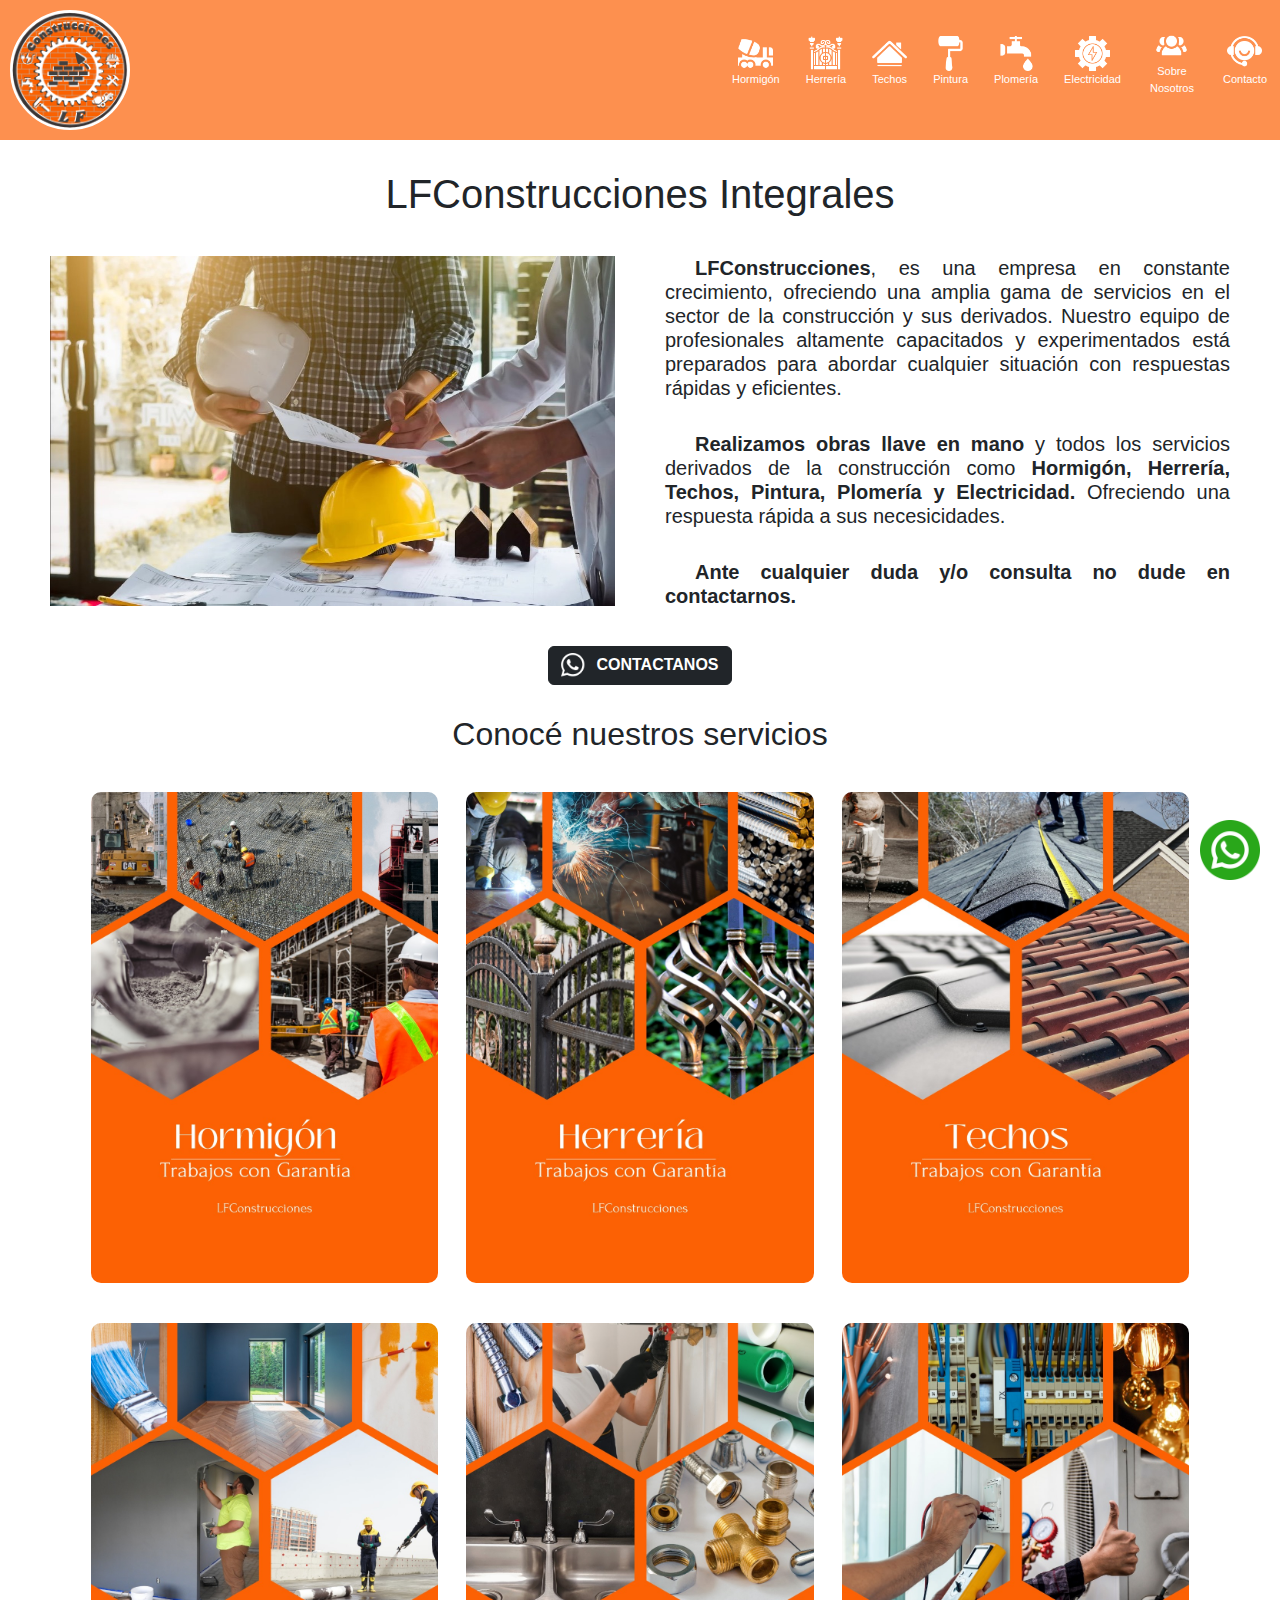
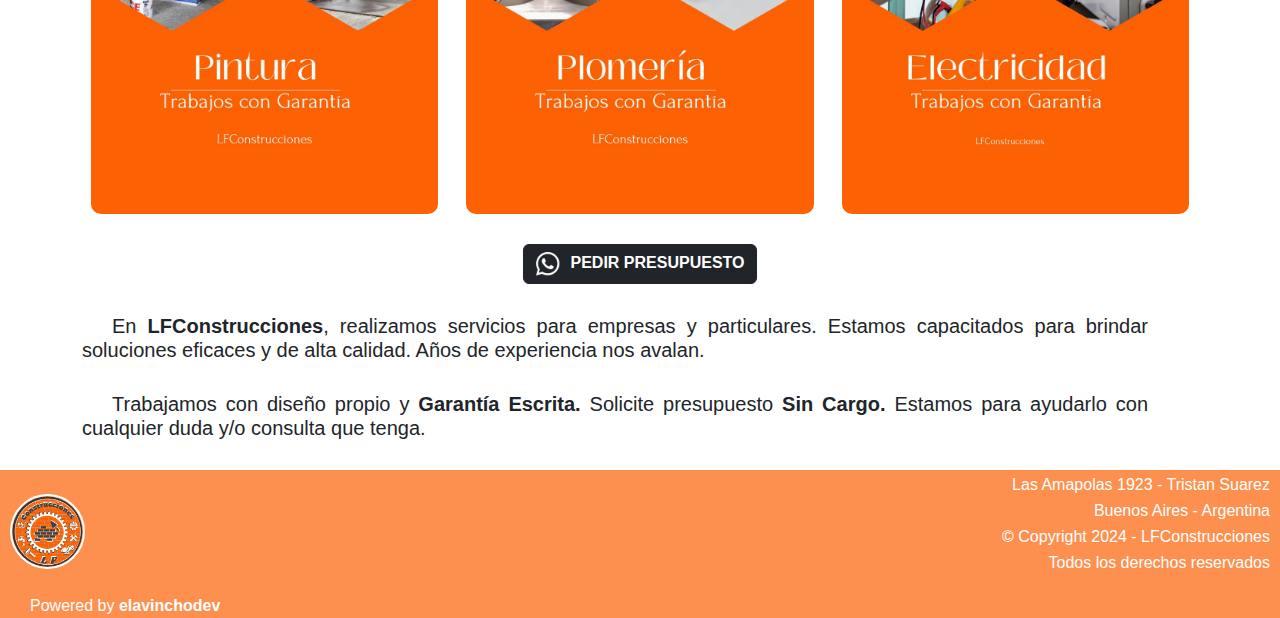
<file: index.html>
<!DOCTYPE html>
<html lang="es">

<head>
    <meta charset="UTF-8">
    <meta name="viewport" content="width=device-width, initial-scale=1.0">
    <title>LFConstrucciones</title>
    <!-- Favicon-->
    <link rel="icon" type="icon" href="/img/logo.ico" />
    <link rel="stylesheet" href="https://cdnjs.cloudflare.com/ajax/libs/animate.css/4.1.1/animate.min.css"/>
    <link href="https://cdn.jsdelivr.net/npm/bootstrap@5.3.3/dist/css/bootstrap.min.css" rel="stylesheet"
        integrity="sha384-QWTKZyjpPEjISv5WaRU9OFeRpok6YctnYmDr5pNlyT2bRjXh0JMhjY6hW+ALEwIH" crossorigin="anonymous">
    <link rel="stylesheet" href="/css/estilos.css">
</head>

<body>

    <!-- <<< ----------- * ----------- Header PC ----------- * ----------- >>> -->
    <header class="header">

        <!-- <<< ----------- Logo ----------- >>> -->
        <div class="mr10">
            <a href="/index.html"><img class="img-logo" src="/img/logo-ok.png" alt="logo"></a>
        </div>
        <!-- <<< ----------- Fin Logo ----------- >>> -->

        <!-- <<< ----------- Menu ----------- >>> -->
        <div class="menu">

            <div class="dropdown">
                <div class="btn dropdown" type="button" data-bs-toggle="dropdown" aria-expanded="false">
                    <img class="img-ico" src="/img/iconos/hormigonera.png" alt="hormigonera">
                    <p class="text-menu">Hormigón</p>
                </div>
                <ul class="dropdown-menu">
                    <li><a class="dropdown-item" href="/hormigon.html"><b>Hormigón</b></a></li>
                    <li><a class="dropdown-item" href="/hormigon.html#losas">Losas</a></li>
                    <li><a class="dropdown-item" href="/hormigon.html#encadenado">Encadenados</a></li>
                    <li><a class="dropdown-item" href="/hormigon.html#vigas">Vigas</a></li>
                    <li><a class="dropdown-item" href="/hormigon.html#columnas">Columnas</a></li>
                    <li><a class="dropdown-item" href="/hormigon.html#viguetas">Viguetas</a></li>
                    <li><a class="dropdown-item" href="/hormigon.html#escaleras">Escaleras</a></li>
                    <li><a class="dropdown-item" href="/hormigon.html#tabiques">Tabiques</a></li>
                    <li><a class="dropdown-item" href="/hormigon.html#troncos">Troncos</a></li>
                    <li><a class="dropdown-item" href="/hormigon.html#zapatas">Zapatas</a></li>
                </ul>
            </div>

            <div class="dropdown">
                <div class="btn dropdown" type="button" data-bs-toggle="dropdown" aria-expanded="false">
                    <img class="img-ico" src="/img/iconos/porton.png" alt="porton">
                    <p class="text-menu">Herrería</p>
                </div>
                <ul class="dropdown-menu">
                    <li><a class="dropdown-item" href="/herreria.html"><b>Herrería</b></a></li>
                    <li><a class="dropdown-item" href="/herreria.html#portones">Portones</a></li>
                    <li><a class="dropdown-item" href="/herreria.html#rejas">Rejas</a></li>
                    <li><a class="dropdown-item" href="/herreria.html#escaleras">Escaleras</a></li>
                    <li><a class="dropdown-item" href="/herreria.html#pergolas">Pérgolas</a></li>
                    <li><a class="dropdown-item" href="/herreria.html#parrillas">Parrillas</a></li>
                    <li><a class="dropdown-item" href="/herreria.html#puerta-parrilla">Puertas de Parrilla</a></li>
                    <li><a class="dropdown-item" href="/herreria.html#cestos">Cestos de Residuos</a></li>
                </ul>
            </div>

            <div class="dropdown">
                <div class="btn dropdown" type="button" data-bs-toggle="dropdown" aria-expanded="false">
                    <img class="img-ico" src="/img/iconos/techo.png" alt="techo">
                    <p class="text-menu">Techos</p>
                </div>
                <ul class="dropdown-menu">
                    <li><a class="dropdown-item" href="/techos.html"><b>Techos</b></a></li>
                    <li><a class="dropdown-item" href="/techos.html#tejas">Teja</a></li>
                    <li><a class="dropdown-item" href="/techos.html#chapa">Chapa</a></li>
                </ul>
            </div>

            <div class="dropdown">
                <div class="btn dropdown" type="button" data-bs-toggle="dropdown" aria-expanded="false">
                    <img class="img-ico" src="/img/iconos/brocha.png" alt="brocha">
                    <p class="text-menu">Pintura</p>
                </div>
                <ul class="dropdown-menu">
                    <li><a class="dropdown-item" href="/pintura.html"><b>Pintura</b></a></li>
                    <li><a class="dropdown-item" href="/pintura.html#exterior">Exterior</a></li>
                    <li><a class="dropdown-item" href="/pintura.html#interior">Interior</a></li>
                    <li><a class="dropdown-item" href="/pintura.html#impermeabilizacion">Impermeabilización</a></li>
                    <li><a class="dropdown-item" href="/pintura.html#altura">Trabajos en Altura</a></li>
                </ul>
            </div>

            <div class="dropdown">
                <div class="btn dropdown" type="button" data-bs-toggle="dropdown" aria-expanded="false">
                    <img class="img-ico" src="/img/iconos/grifo.png" alt="grifo">
                    <p class="text-menu">Plomería</p>
                </div>
                <ul class="dropdown-menu">
                    <li><a class="dropdown-item" href="/plomeria.html"><b>Plomería</b></a></li>
                    <li><a class="dropdown-item" href="/plomeria.html#tanques">Tanques</a></li>
                    <li><a class="dropdown-item" href="/plomeria.html#cisternas">Cisternas</a></li>
                    <li><a class="dropdown-item" href="/plomeria.html#centrifugas">Bombas Centrifugas</a></li>
                    <li><a class="dropdown-item" href="/plomeria.html#presurizadoras">Bombas Presurizadoras</a></li>
                    <li><a class="dropdown-item" href="/plomeria.html#bajadas">Bajadas de Tanque</a></li>
                    <li><a class="dropdown-item" href="/plomeria.html"><b>Instalaciones Sanitarias</b></a></li>
                    <li><a class="dropdown-item" href="/plomeria.html#inodoros">Inodoros</a></li>
                    <li><a class="dropdown-item" href="/plomeria.html#bachas">Bachas</a></li>
                    <li><a class="dropdown-item" href="/plomeria.html#bidets">Bidets</a></li>
                    <li><a class="dropdown-item" href="/plomeria.html#lavaderos">Lavaderos</a></li>
                    <li><a class="dropdown-item" href="/plomeria.html#griferias">Griferías</a></li>
                </ul>
            </div>

            <div class="dropdown">
                <div class="btn dropdown" type="button" data-bs-toggle="dropdown" aria-expanded="false">
                    <img class="img-ico" src="/img/iconos/electricidad.png" alt="electricidad">
                    <p class="text-menu">Electricidad</p>
                </div>
                <ul class="dropdown-menu">
                    <li><a class="dropdown-item" href="/electricidad.html"><b>Electricidad</b></a></li>
                    <li><a class="dropdown-item" href="/electricidad.html#luminarias">Luminarias</a></li>
                    <li><a class="dropdown-item" href="/electricidad.html#tomas">Toma Corriente</a></li>
                    <li><a class="dropdown-item" href="/electricidad.html#tableros">Tableros</a></li>
                    <li><a class="dropdown-item" href="/electricidad.html#porteros">Porteros Eléctricos</a></li>
                    <li><a class="dropdown-item" href="/electricidad.html#termotanques">Termotanques</a></li>
                    <li><a class="dropdown-item" href="/electricidad.html#ventiladores">Ventiladores de Techo</a></li>
                    <li><a class="dropdown-item" href="/electricidad.html#aires">Aire Acondicionado</a></li>
                </ul>
            </div>
            <!-- <div class="btn dropdown">
                <a href="/galeria.html">
                    <img class="img-ico" src="/img/iconos/galeria.png" alt="galeria">
                    <p class="text-menu">Galería</p>
                </a>
            </div> -->
            <div class="btn dropdown">
                <a href="/sobreNosotros.html">
                    <img class="img-ico" src="/img/iconos/nosotros.png" alt="nosotros">
                    <p class="mw50 text-menu">Sobre Nosotros</p>
                </a>
            </div>
            <div class="btn dropdown">
                <a href="/contacto.html">
                    <img class="img-ico" src="/img/iconos/atcliente.png" alt="atcliente">
                    <p class="text-menu">Contacto</p>
                </a>
            </div>
        </div>
        <!-- <<< ----------- Fin Menu ----------- >>> -->
    </header>

    <!-- <<< ----------- * ----------- Fin Header PC ----------- * ----------- >>> -->

    <!-- <<< ----------- * ----------- Header Celular ----------- * ----------- >>> -->

    <!-- <<< ----------- Menu Hamburguesa ----------- >>> -->

    <header class="menu-hamburguesa">
        <!-- <<< ----------- Logo ----------- >>> -->
        <a href="/index.html"><img class="img-logo mr10" src="img/logo-ok.png" alt="logo"></a>
        <!-- <<< ----------- Fin Logo ----------- >>> -->

        <!-- <<< ----------- Boton Menu Hamburguesa ----------- >>> -->
        <button id="abrir" class="abrir-menu"><img class="img-abrir mr20" src="/img/iconos/menu.png"
                alt="menu"></button>
        <nav class="nav" id="nav">
            <button id="cerrar" class="cerrar-menu"><img class="img-cerrar" src="/img/iconos/cerrar.png"
                    alt="cerrar"></button>
            <ul class="nav-list">
                <li><a href="/index.html" class="dos-columnas"><img class="img-ico" src="/img/iconos/inicio.png"
                            alt="inicio">Inicio</a></li>
                <li><a href="/hormigon.html" class="dos-columnas"><img class="img-ico" src="/img/iconos/hormigonera.png"
                            alt="hormigonera">Hormigón</a></li>
                <li><a href="/herreria.html" class="dos-columnas"><img class="img-ico" src="/img/iconos/porton.png"
                            alt="porton">Herrería</a></li>
                <li><a href="/techos.html" class="dos-columnas"><img class="img-ico" src="/img/iconos/techo.png"
                            alt="techo">Techos</a></li>
                <li><a href="/pintura.html" class="dos-columnas"><img class="img-ico" src="/img/iconos/brocha.png"
                            alt="brocha">Pintura</a></li>
                <li><a href="/plomeria.html" class="dos-columnas"><img class="img-ico" src="/img/iconos/grifo.png"
                            alt="grifo">Plomería</a></li>
                <li><a href="/electricidad.html" class="dos-columnas"><img class="img-ico"
                            src="/img/iconos/electricidad.png" alt="electricidad">Electricidad</a></li>
                <!-- <li><a href="/galeria.html" class="dos-columnas"><img class="img-ico" src="/img/iconos/galeria.png"
                            alt="galeria">Galería</a></li> -->
                <li><a href="/sobreNosotros.html" class="dos-columnas"><img class="img-ico"
                            src="/img/iconos/nosotros.png" alt="nosotros">Sobre Nosotros</a></li>
                <li><a href="/contacto.html" class="dos-columnas"><img class="img-ico" src="/img/iconos/atcliente.png"
                            alt="atcliente">Contacto</a></li>
            </ul>
        </nav>
        <!-- <<< ----------- Fin Boton Menu Hamburguesa ----------- >>> -->
    </header>
    <!-- <<< ----------- Fin Menu Hamburguesa ----------- >>> -->

    <!-- <<< ----------- * ----------- Fin Header Celular ----------- * ----------- >>> -->

    <!-- <<< ----------- * ----------- Main ----------- * ----------- >>> -->
    <main>

        <h1 class="centrado mrt30">LFConstrucciones Integrales</h1>

        <!-- Presentación -->
        <div class="w-100">
            <div class="cont-presentacion">

                <!-- Imagen Principal -->
                <div class="cont-img-principal mrt30">
                    <img class="img-principal animate__animated animate__bounceInLeft" src="/img/planificacion.png" alt="img-principal">
                </div>
                <!-- Fin Imagen Principal -->

                <div class="presentacion mrt30 animate__animated animate__bounceInRight">
                    <h5 class="text-indent justify"><b>LFConstrucciones</b>, es una empresa en constante
                        crecimiento,
                        ofreciendo una amplia gama de servicios en el sector de la construcción y sus derivados.
                        Nuestro
                        equipo de profesionales altamente capacitados y experimentados está preparados para abordar
                        cualquier situación con respuestas rápidas y eficientes.</h5>
                    <br>
                    <h5 class="text-indent justify"><b>Realizamos obras llave en mano</b> y todos los
                        servicios derivados de la construcción como <b>Hormigón, Herrería, Techos, Pintura, Plomería
                            y
                            Electricidad.</b> Ofreciendo una respuesta rápida a sus necesicidades.</h5>
                    <br>
                    <h5 class="text-indent justify"><b>Ante cualquier duda y/o consulta no dude en contactarnos.</b>
                    </h5>
                </div>
            </div>
        </div>
        <!-- Fin Presentación -->

        <!-- btn Contactanos -->
        <div class="centrado mrt30">
            <a class="btn btn-dark"
                href="https://api.whatsapp.com/send?phone=5491162808114&text=%20[Web]%20Hola%2C%20quisiera%20pedir%20un%20presupuesto"
                target="_blank"><img class="ico" src="/img/iconos/whatsapp.png" alt="whatsapp"><b>CONTACTANOS</b></a>
        </div>
        <!-- Fin btn Contactanos -->

        <div class="container">
            <!-- Servicios -->
            <div class="mrt30">
                <h2 class="centrado">Conocé nuestros servicios</h2>
            </div>

            <!-- Cards -->
            <div class="contenedor-cards">
                <div class="centrado cards">
                    <div class="mrt30">
                        <a href="/hormigon.html"><img class="img-tarjetas" src="/img/tarjetas/hormigon.png"
                                alt="hormigon"></a>
                    </div>
                    <div class="mrt30">
                        <a href="/herreria.html"><img class="img-tarjetas" src="/img/tarjetas/herreria.png"
                                alt="herreria"></a>
                    </div>
                    <div class="mrt30">
                        <a href="/techos.html"><img class="img-tarjetas" src="/img/tarjetas/techos.png"
                                alt="techos"></a>
                    </div>
                    <div class="mrt30">
                        <a href="/pintura.html"><img class="img-tarjetas" src="/img/tarjetas/pintura.png"
                                alt="pintura"></a>
                    </div>
                    <div class="mrt30">
                        <a href="plomeria.html"><img class="img-tarjetas" src="/img/tarjetas/plomeria.png"
                                alt="plomeria"></a>
                    </div>
                    <div class="mrt30">
                        <a href="electricidad.html"><img class="img-tarjetas" src="/img/tarjetas/electricidad.png"
                                alt="electricidad"></a>
                    </div>
                </div>
            </div>

            <!-- Fin Cards -->

            <!-- btn Pedir Presupuesto -->
            <div class="centrado mrt30">
                <a class="btn btn-dark"
                    href="https://api.whatsapp.com/send?phone=5491162808114&text=%20[Web]%20Hola%2C%20quisiera%20pedir%20un%20presupuesto"
                    target="_blank"><img class="ico" src="/img/iconos/whatsapp.png" alt="whatsapp"><b>PEDIR
                        PRESUPUESTO</b></a>
            </div>
            <!-- Fin btn Pedir Presupuesto -->

            <!-- Fin Servicios -->

            <div class="presentacion mrt30">
                <h5 class="text-indent justify">En <b>LFConstrucciones</b>, realizamos servicios para empresas y
                    particulares. Estamos capacitados para brindar soluciones eficaces y de alta calidad. Años de
                    experiencia nos avalan. </h4>
            </div>

            <div class="presentacion mrt30">
                <h5 class="text-indent justify">Trabajamos con diseño propio y <b>Garantía Escrita.</b> Solicite
                    presupuesto <b>Sin Cargo.</b> Estamos para ayudarlo con cualquier duda y/o consulta que tenga.
                    </h4>
            </div>

        </div>

        <!-- WhatsApp Fixed -->
        <a href="https://api.whatsapp.com/send?phone=5491162808114&text=%20[Web]%20Hola%2C%20quisiera%20pedir%20un%20presupuesto"
            target="_blank"><img class="img-wst-green" src="/img/whatsapp-green.png" alt="whatsapp"></a>
        <!-- Fin WhatsApp Fixed -->

    </main>
    <!-- <<< ----------- * ----------- Fin Main ----------- * ----------- >>> -->

    <!-- <<< ----------- * ----------- Footer ----------- * ----------- >>> -->
    <footer>
        <div class="footer mrt30">
            <div class="mr10">
                <a href="#"><img class="logo-footer" src="/img/logo-ok.png" alt="logo"></a>
            </div>
            <div class="text-footer mr10">
                <p>Las Amapolas 1923 - Tristan Suarez</p>
                <p>Buenos Aires - Argentina</p>
                <p>© Copyright 2024 - LFConstrucciones</p>
                <p>Todos los derechos reservados</p>
            </div>
        </div>
        <div class="contenedor-dev">
            <a class="dev" target="_blank" href="https://elavinchoweb.netlify.app/">Powered by <b>elavinchodev</b></a>
        </div>

    </footer>
    <!-- <<< ----------- * ----------- Fin Footer ----------- * ----------- >>> -->

    <script src="/js/script.js"></script>

    <script src="https://cdn.jsdelivr.net/npm/bootstrap@5.3.3/dist/js/bootstrap.bundle.min.js"
        integrity="sha384-YvpcrYf0tY3lHB60NNkmXc5s9fDVZLESaAA55NDzOxhy9GkcIdslK1eN7N6jIeHz"
        crossorigin="anonymous"></script>
</body>

</html>
</file>
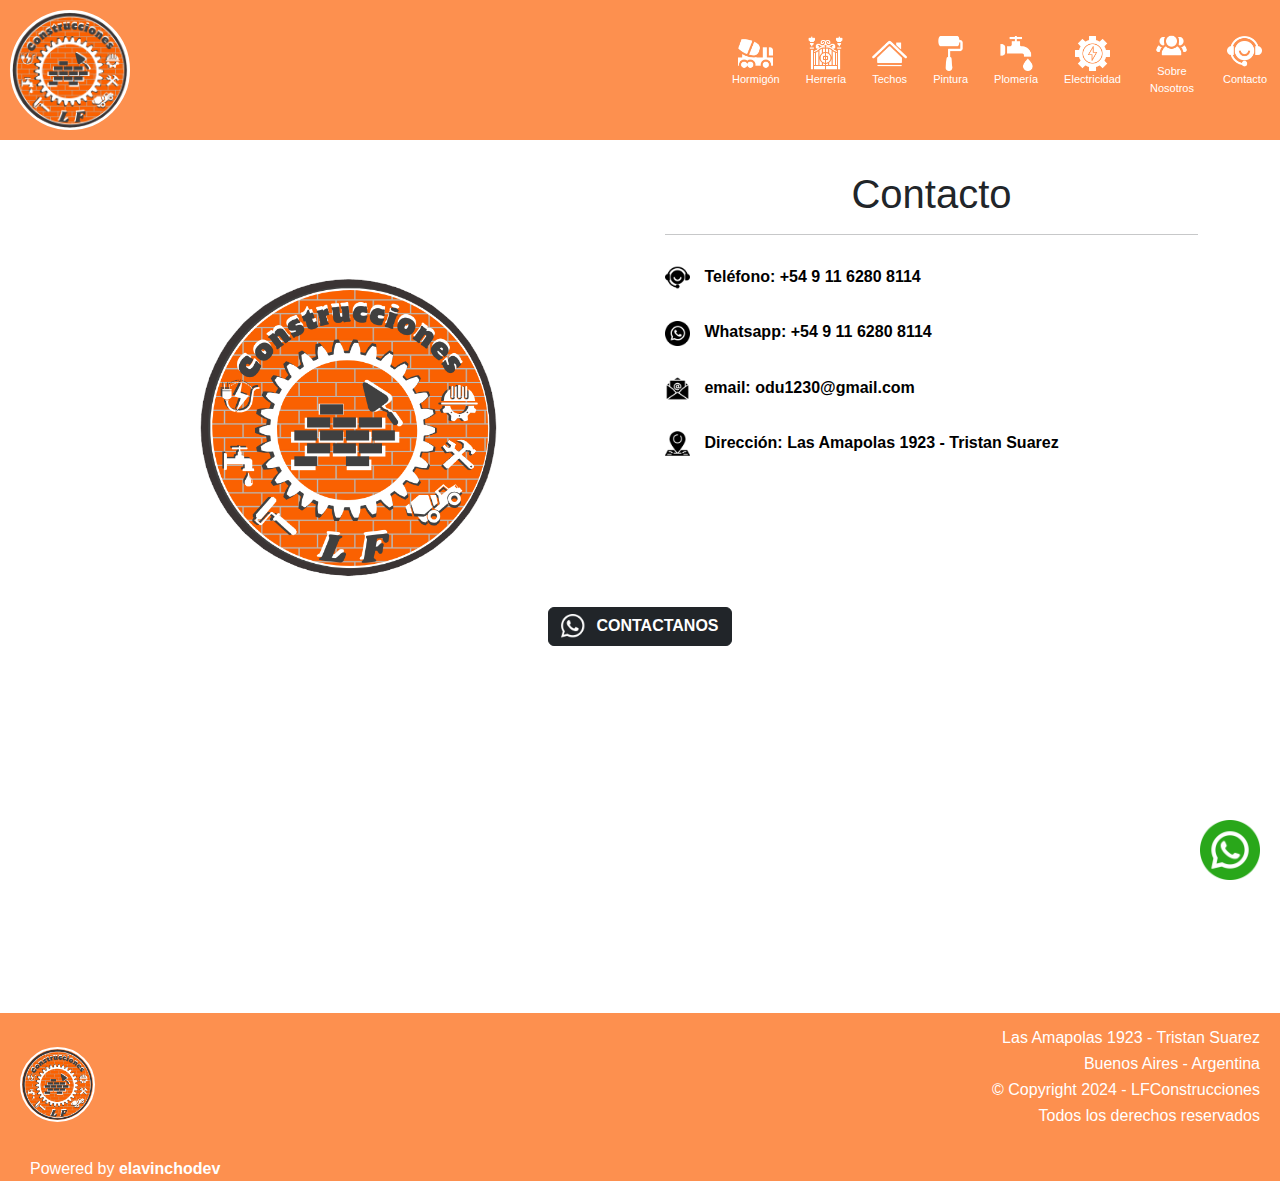
<file: contacto.html>
<!DOCTYPE html>
<html lang="en">

<head>
    <meta charset="UTF-8">
    <meta name="viewport" content="width=device-width, initial-scale=1.0">
    <title>LFConstrucciones</title>
    <!-- Favicon-->
    <link rel="icon" type="icon" href="/img/logo.ico"/>
    <link rel="stylesheet" href="https://cdnjs.cloudflare.com/ajax/libs/animate.css/4.1.1/animate.min.css"/>
    <link href="https://cdn.jsdelivr.net/npm/bootstrap@5.3.3/dist/css/bootstrap.min.css" rel="stylesheet"
        integrity="sha384-QWTKZyjpPEjISv5WaRU9OFeRpok6YctnYmDr5pNlyT2bRjXh0JMhjY6hW+ALEwIH" crossorigin="anonymous">

    <link rel="stylesheet" href="/css/estilos.css">
</head>

<body>
    <!-- <<< ----------- * ----------- Header PC ----------- * ----------- >>> -->
    <header class="header">

        <!-- <<< ----------- Logo ----------- >>> -->
        <div class="mr10">
            <a href="/index.html"><img class="img-logo" src="/img/logo-ok.png" alt="logo"></a>
        </div>
        <!-- <<< ----------- Fin Logo ----------- >>> -->

        <!-- <<< ----------- Menu ----------- >>> -->
        <div class="menu">

            <div class="dropdown">
                <div class="btn dropdown" type="button" data-bs-toggle="dropdown" aria-expanded="false">
                    <img class="img-ico" src="/img/iconos/hormigonera.png" alt="hormigonera">
                    <p class="text-menu">Hormigón</p>
                </div>
                <ul class="dropdown-menu">
                    <li><a class="dropdown-item" href="/hormigon.html"><b>Hormigón</b></a></li>
                    <li><a class="dropdown-item" href="/hormigon.html#losas">Losas</a></li>
                    <li><a class="dropdown-item" href="/hormigon.html#encadenado">Encadenados</a></li>
                    <li><a class="dropdown-item" href="/hormigon.html#vigas">Vigas</a></li>
                    <li><a class="dropdown-item" href="/hormigon.html#columnas">Columnas</a></li>
                    <li><a class="dropdown-item" href="/hormigon.html#viguetas">Viguetas</a></li>
                    <li><a class="dropdown-item" href="/hormigon.html#escaleras">Escaleras</a></li>
                    <li><a class="dropdown-item" href="/hormigon.html#tabiques">Tabiques</a></li>
                    <li><a class="dropdown-item" href="/hormigon.html#troncos">Troncos</a></li>
                    <li><a class="dropdown-item" href="/hormigon.html#zapatas">Zapatas</a></li>
                </ul>
            </div>

            <div class="dropdown">
                <div class="btn dropdown" type="button" data-bs-toggle="dropdown" aria-expanded="false">
                    <img class="img-ico" src="/img/iconos/porton.png" alt="porton">
                    <p class="text-menu">Herrería</p>
                </div>
                <ul class="dropdown-menu">
                    <li><a class="dropdown-item" href="/herreria.html"><b>Herrería</b></a></li>
                    <li><a class="dropdown-item" href="/herreria.html#portones">Portones</a></li>
                    <li><a class="dropdown-item" href="/herreria.html#rejas">Rejas</a></li>
                    <li><a class="dropdown-item" href="/herreria.html#escaleras">Escaleras</a></li>
                    <li><a class="dropdown-item" href="/herreria.html#pergolas">Pérgolas</a></li>
                    <li><a class="dropdown-item" href="/herreria.html#parrillas">Parrillas</a></li>
                    <li><a class="dropdown-item" href="/herreria.html#puerta-parrilla">Puertas de Parrilla</a></li>
                    <li><a class="dropdown-item" href="/herreria.html#cestos">Cestos de Residuos</a></li>
                </ul>
            </div>

            <div class="dropdown">
                <div class="btn dropdown" type="button" data-bs-toggle="dropdown" aria-expanded="false">
                    <img class="img-ico" src="/img/iconos/techo.png" alt="techo">
                    <p class="text-menu">Techos</p>
                </div>
                <ul class="dropdown-menu">
                    <li><a class="dropdown-item" href="/techos.html"><b>Techos</b></a></li>
                    <li><a class="dropdown-item" href="/techos.html#tejas">Teja</a></li>
                    <li><a class="dropdown-item" href="/techos.html#chapa">Chapa</a></li>
                </ul>
            </div>

            <div class="dropdown">
                <div class="btn dropdown" type="button" data-bs-toggle="dropdown" aria-expanded="false">
                    <img class="img-ico" src="/img/iconos/brocha.png" alt="brocha">
                    <p class="text-menu">Pintura</p>
                </div>
                <ul class="dropdown-menu">
                    <li><a class="dropdown-item" href="/pintura.html"><b>Pintura</b></a></li>
                    <li><a class="dropdown-item" href="/pintura.html#exterior">Exterior</a></li>
                    <li><a class="dropdown-item" href="/pintura.html#interior">Interior</a></li>
                    <li><a class="dropdown-item" href="/pintura.html#impermeabilizacion">Impermeabilización</a></li>
                    <li><a class="dropdown-item" href="/pintura.html#altura">Trabajos en Altura</a></li>
                </ul>
            </div>

            <div class="dropdown">
                <div class="btn dropdown" type="button" data-bs-toggle="dropdown" aria-expanded="false">
                    <img class="img-ico" src="/img/iconos/grifo.png" alt="grifo">
                    <p class="text-menu">Plomería</p>
                </div>
                <ul class="dropdown-menu">
                    <li><a class="dropdown-item" href="/plomeria.html"><b>Plomería</b></a></li>
                    <li><a class="dropdown-item" href="/plomeria.html#tanques">Tanques</a></li>
                    <li><a class="dropdown-item" href="/plomeria.html#cisternas">Cisternas</a></li>
                    <li><a class="dropdown-item" href="/plomeria.html#centrifugas">Bombas Centrifugas</a></li>
                    <li><a class="dropdown-item" href="/plomeria.html#presurizadoras">Bombas Presurizadoras</a></li>
                    <li><a class="dropdown-item" href="/plomeria.html#bajadas">Bajadas de Tanque</a></li>
                    <li><a class="dropdown-item" href="/plomeria.html"><b>Instalaciones Sanitarias</b></a></li>
                    <li><a class="dropdown-item" href="/plomeria.html#inodoros">Inodoros</a></li>
                    <li><a class="dropdown-item" href="/plomeria.html#bachas">Bachas</a></li>
                    <li><a class="dropdown-item" href="/plomeria.html#bidets">Bidets</a></li>
                    <li><a class="dropdown-item" href="/plomeria.html#lavaderos">Lavaderos</a></li>
                    <li><a class="dropdown-item" href="/plomeria.html#griferias">Griferías</a></li>
                </ul>
            </div>

            <div class="dropdown">
                <div class="btn dropdown" type="button" data-bs-toggle="dropdown" aria-expanded="false">
                    <img class="img-ico" src="/img/iconos/electricidad.png" alt="electricidad">
                    <p class="text-menu">Electricidad</p>
                </div>
                <ul class="dropdown-menu">
                    <li><a class="dropdown-item" href="/electricidad.html"><b>Electricidad</b></a></li>
                    <li><a class="dropdown-item" href="/electricidad.html#luminarias">Luminarias</a></li>
                    <li><a class="dropdown-item" href="/electricidad.html#tomas">Toma Corriente</a></li>
                    <li><a class="dropdown-item" href="/electricidad.html#tableros">Tableros</a></li>
                    <li><a class="dropdown-item" href="/electricidad.html#porteros">Porteros Eléctricos</a></li>
                    <li><a class="dropdown-item" href="/electricidad.html#termotanques">Termotanques</a></li>
                    <li><a class="dropdown-item" href="/electricidad.html#ventiladores">Ventiladores de Techo</a></li>
                    <li><a class="dropdown-item" href="/electricidad.html#aires">Aire Acondicionado</a></li>
                </ul>
            </div>
            <!-- <div class="btn dropdown">
                <a href="/galeria.html">
                    <img class="img-ico" src="/img/iconos/galeria.png" alt="galeria">
                    <p class="text-menu">Galería</p>
                </a>
            </div> -->
            <div class="btn dropdown">
                <a href="/sobreNosotros.html">
                    <img class="img-ico" src="/img/iconos/nosotros.png" alt="nosotros">
                    <p class="mw50 text-menu">Sobre Nosotros</p>
                </a>
            </div>
            <div class="btn dropdown">
                <a href="/contacto.html">
                    <img class="img-ico" src="/img/iconos/atcliente.png" alt="atcliente">
                    <p class="text-menu">Contacto</p>
                </a>
            </div>
        </div>
        <!-- <<< ----------- Fin Menu ----------- >>> -->
    </header>

    <!-- <<< ----------- * ----------- Fin Header PC ----------- * ----------- >>> -->

    <!-- <<< ----------- * ----------- Header Celular ----------- * ----------- >>> -->

    <!-- <<< ----------- Menu Hamburguesa ----------- >>> -->

    <header class="menu-hamburguesa">
        <!-- <<< ----------- Logo ----------- >>> -->
        <a href="/index.html"><img class="img-logo mr10" src="img/logo-ok.png" alt="logo"></a>
        <!-- <<< ----------- Fin Logo ----------- >>> -->

        <!-- <<< ----------- Boton Menu Hamburguesa ----------- >>> -->
        <button id="abrir" class="abrir-menu"><img class="img-abrir mr20" src="/img/iconos/menu.png"
                alt="menu"></button>
        <nav class="nav" id="nav">
            <button id="cerrar" class="cerrar-menu"><img class="img-cerrar" src="/img/iconos/cerrar.png"
                    alt="cerrar"></button>
            <ul class="nav-list">
                <li><a href="/index.html" class="dos-columnas"><img class="img-ico" src="/img/iconos/inicio.png"
                            alt="inicio">Inicio</a></li>
                <li><a href="/hormigon.html" class="dos-columnas"><img class="img-ico" src="/img/iconos/hormigonera.png"
                            alt="hormigonera">Hormigón</a></li>
                <li><a href="/herreria.html" class="dos-columnas"><img class="img-ico" src="/img/iconos/porton.png"
                            alt="porton">Herrería</a></li>
                <li><a href="/techos.html" class="dos-columnas"><img class="img-ico" src="/img/iconos/techo.png"
                            alt="techo">Techos</a></li>
                <li><a href="/pintura.html" class="dos-columnas"><img class="img-ico" src="/img/iconos/brocha.png"
                            alt="brocha">Pintura</a></li>
                <li><a href="/plomeria.html" class="dos-columnas"><img class="img-ico" src="/img/iconos/grifo.png"
                            alt="grifo">Plomería</a></li>
                <li><a href="/electricidad.html" class="dos-columnas"><img class="img-ico"
                            src="/img/iconos/electricidad.png" alt="electricidad">Electricidad</a></li>
                <!-- <li><a href="/galeria.html" class="dos-columnas"><img class="img-ico" src="/img/iconos/galeria.png"
                            alt="galeria">Galería</a></li> -->
                <li><a href="/sobreNosotros.html" class="dos-columnas"><img class="img-ico"
                            src="/img/iconos/nosotros.png" alt="nosotros">Sobre Nosotros</a></li>
                <li><a href="/contacto.html" class="dos-columnas"><img class="img-ico" src="/img/iconos/atcliente.png"
                            alt="atcliente">Contacto</a></li>
            </ul>
        </nav>
        <!-- <<< ----------- Fin Boton Menu Hamburguesa ----------- >>> -->
    </header>
    <!-- <<< ----------- Fin Menu Hamburguesa ----------- >>> -->

    <!-- <<< ----------- * ----------- Fin Header Celular ----------- * ----------- >>> -->

    <main>
        <!-- Presentación -->
        <div class="w-100">
            <div class="container">

                <!-- <h1 class="centrado mrt30">Contacto</h1> -->
                <div class="cont-presentacion">

                    <!-- Imagen Principal -->
                    <div class="centrado mrt30">
                        <img class="img-principal-logo animate__animated animate__bounceInLeft" src="/img/logo-ok.png" alt="LOGO">
                    </div>
                    <!-- Fin Imagen Principal -->

                    <div class="presentacion animate__animated animate__bounceInRight">
                        <h1 class="centrado mrt30">Contacto</h1>
                        <hr>
                        <div class="mrt30">
                            <a class="deco-none"
                                href="https://api.whatsapp.com/send?phone=5491162808114&text=%20[Web]%20Hola%2C%20quisiera%20pedir%20un%20presupuesto"
                                target="_blank"><img class="ico" src="/img/iconos/call.png" alt="whatsapp"> <b>Teléfono:
                                    +54 9 11 6280 8114</b></a>
                        </div>
                        <div class="mrt30">
                            <a class="deco-none"
                                href="https://api.whatsapp.com/send?phone=5491162808114&text=%20[Web]%20Hola%2C%20quisiera%20pedir%20un%20presupuesto"
                                target="_blank"><img class="ico" src="/img/iconos/whats-app.png" alt="whatsapp">
                                <b>Whatsapp: +54 9 11 6280 8114</b></a>
                        </div>
                        <div class="mrt30">
                            <a class="deco-none" href="mailto:odu1230@gmail.com" target="_blank"><img class="ico"
                                    src="/img/iconos/mail.png" alt="whatsapp"> <b>email: odu1230@gmail.com</b></a>
                        </div>
                        <div class="mrt30">
                            <a class="deco-none" href="#google-maps" target="_blank"><img class="ico"
                                    src="/img/iconos/ubicacion.png" alt="whatsapp"> <b>Dirección: Las Amapolas
                                    1923 - Tristan Suarez</b></a>
                        </div>

                    </div>
                </div>
                <!-- Fin Presentación -->

                <!-- btn Contactanos -->
                <div class="centrado mrt30">
                    <a class="btn btn-dark"
                        href="https://api.whatsapp.com/send?phone=5491162808114&text=%20[Web]%20Hola%2C%20quisiera%20pedir%20un%20presupuesto"
                        target="_blank"><img class="ico" src="/img/iconos/whatsapp.png"
                            alt="whatsapp"><b>CONTACTANOS</b></a>
                </div>
                <!-- Fin btn Contactanos -->

                <div class="mrt30" id="google-maps">
                    <iframe
                        src="https://www.google.com/maps/embed?pb=!1m18!1m12!1m3!1d3272.0350076106365!2d-58.550245124257614!3d-34.90557097350241!2m3!1f0!2f0!3f0!3m2!1i1024!2i768!4f13.1!3m3!1m2!1s0x95bcd7823dd16e8f%3A0x978f3c1ce3947b93!2sLas%20Amapolas%201923%2C%20Trist%C3%A1n%20Su%C3%A1rez%2C%20Provincia%20de%20Buenos%20Aires!5e0!3m2!1ses!2sar!4v1721689465853!5m2!1ses!2sar"
                        width="100%" height="300px" style="border:0;" allowfullscreen="" loading="lazy"
                        referrerpolicy="no-referrer-when-downgrade"></iframe>
                </div>
            </div>

            <!-- WhatsApp Fixed -->
            <a href="https://api.whatsapp.com/send?phone=5491162808114&text=%20[Web]%20Hola%2C%20quisiera%20pedir%20un%20presupuesto"
                target="_blank"><img class="img-wst-green" src="/img/whatsapp-green.png" alt="whatsapp"></a>
            <!-- Fin WhatsApp Fixed -->

        </div>
    </main>

    <!-- <<< ----------- * ----------- Fin Main ----------- * ----------- >>> -->

    <!-- <<< ----------- * ----------- Footer ----------- * ----------- >>> -->
    <footer>
        <div class="footer mrt30">
            <div class="mr20">
                <a href="/index.html"><img class="logo-footer" src="/img/logo-ok.png" alt="logo"></a>
            </div>
            <div class="text-footer mr20">
                <p>Las Amapolas 1923 - Tristan Suarez</p>
                <p>Buenos Aires - Argentina</p>
                <p>© Copyright 2024 - LFConstrucciones</p>
                <p>Todos los derechos reservados</p>
            </div>
        </div>
        <div class="contenedor-dev">
            <a class="dev" target="_blank" href="https://elavinchoweb.netlify.app/">Powered by <b>elavinchodev</b></a>
        </div>

    </footer>
    <!-- <<< ----------- * ----------- Fin Footer ----------- * ----------- >>> -->

    <script src="/js/script.js"></script>

    <script src="https://cdn.jsdelivr.net/npm/bootstrap@5.3.3/dist/js/bootstrap.bundle.min.js"
        integrity="sha384-YvpcrYf0tY3lHB60NNkmXc5s9fDVZLESaAA55NDzOxhy9GkcIdslK1eN7N6jIeHz"
        crossorigin="anonymous"></script>


</body>

</html>
</file>
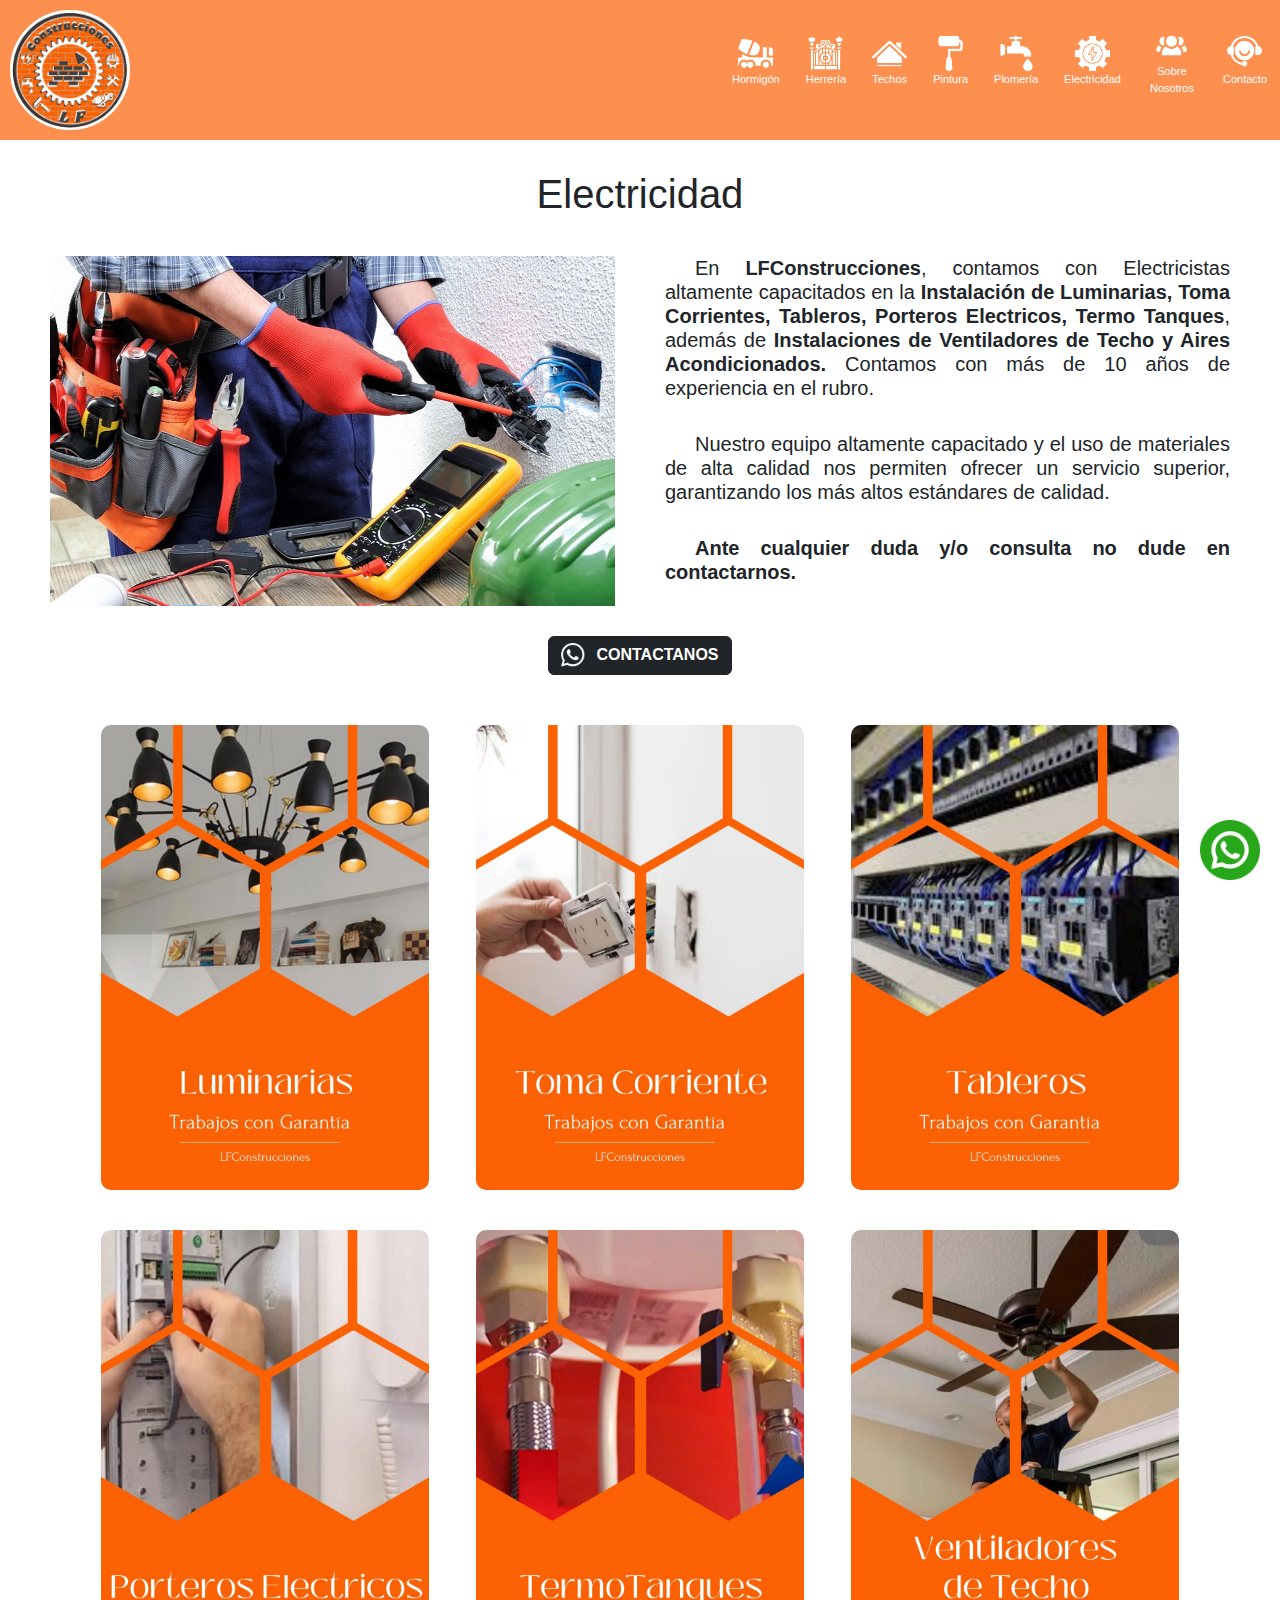
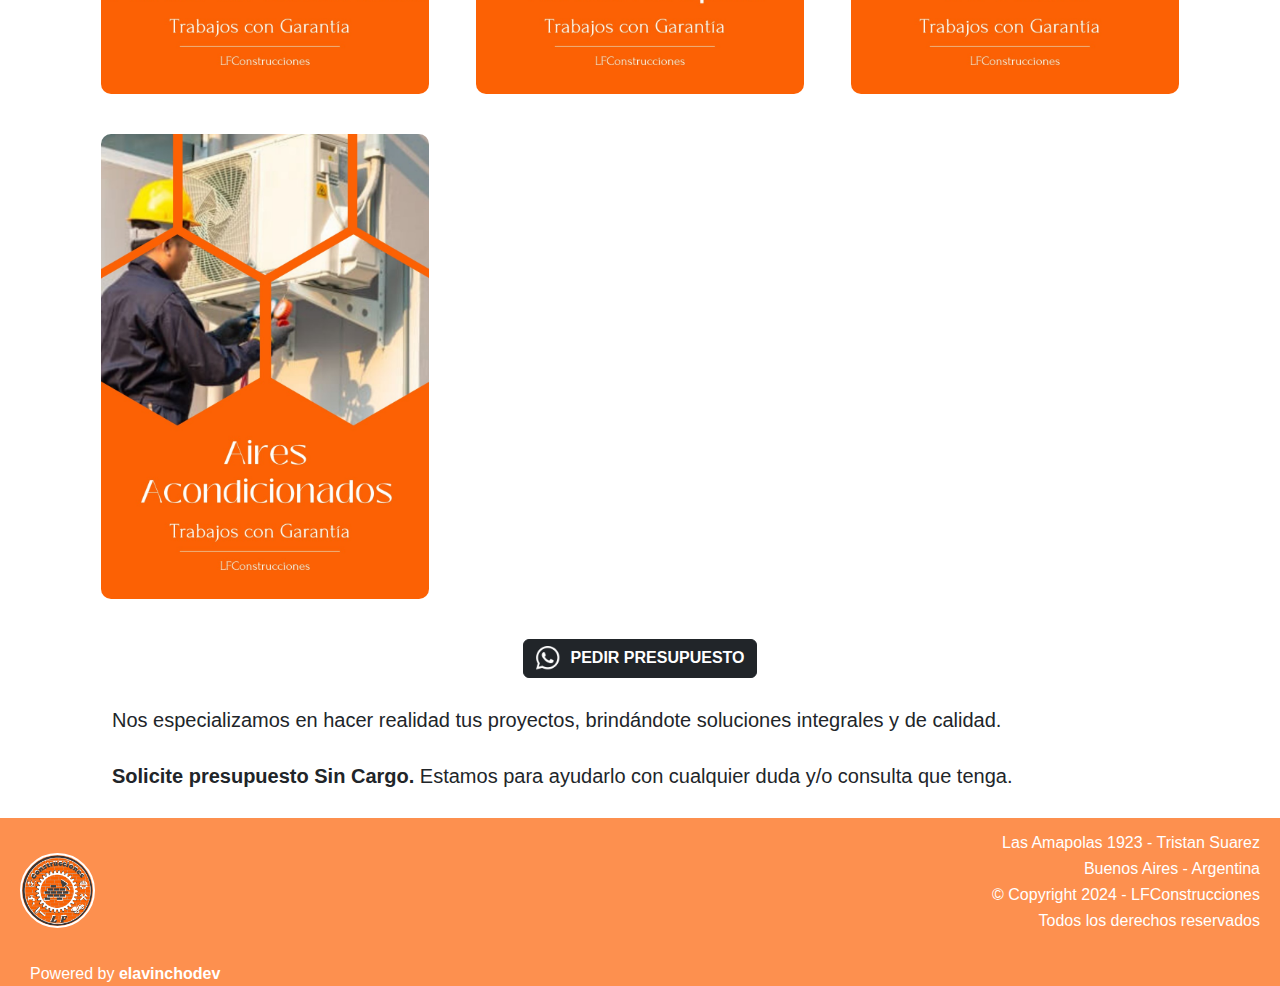
<file: electricidad.html>
<!DOCTYPE html>
<html lang="en">

<head>
    <meta charset="UTF-8">
    <meta name="viewport" content="width=device-width, initial-scale=1.0">
    <title>LFConstrucciones</title>
    <!-- Favicon-->
    <link rel="icon" type="icon" href="/img/logo.ico"/>
    <link rel="stylesheet" href="https://cdnjs.cloudflare.com/ajax/libs/animate.css/4.1.1/animate.min.css"/>
    <link href="https://cdn.jsdelivr.net/npm/bootstrap@5.3.3/dist/css/bootstrap.min.css" rel="stylesheet"
        integrity="sha384-QWTKZyjpPEjISv5WaRU9OFeRpok6YctnYmDr5pNlyT2bRjXh0JMhjY6hW+ALEwIH" crossorigin="anonymous">

    <link rel="stylesheet" href="/css/estilos.css">
</head>

<body>
    <!-- <<< ----------- * ----------- Header PC ----------- * ----------- >>> -->
    <header class="header">

        <!-- <<< ----------- Logo ----------- >>> -->
        <div class="mr10">
            <a href="/index.html"><img class="img-logo" src="/img/logo-ok.png" alt="logo"></a>
        </div>
        <!-- <<< ----------- Fin Logo ----------- >>> -->

        <!-- <<< ----------- Menu ----------- >>> -->
        <div class="menu">

            <div class="dropdown">
                <div class="btn dropdown" type="button" data-bs-toggle="dropdown" aria-expanded="false">
                    <img class="img-ico" src="/img/iconos/hormigonera.png" alt="hormigonera">
                    <p class="text-menu">Hormigón</p>
                </div>
                <ul class="dropdown-menu">
                    <li><a class="dropdown-item" href="/hormigon.html"><b>Hormigón</b></a></li>
                    <li><a class="dropdown-item" href="/hormigon.html#losas">Losas</a></li>
                    <li><a class="dropdown-item" href="/hormigon.html#encadenado">Encadenados</a></li>
                    <li><a class="dropdown-item" href="/hormigon.html#vigas">Vigas</a></li>
                    <li><a class="dropdown-item" href="/hormigon.html#columnas">Columnas</a></li>
                    <li><a class="dropdown-item" href="/hormigon.html#viguetas">Viguetas</a></li>
                    <li><a class="dropdown-item" href="/hormigon.html#escaleras">Escaleras</a></li>
                    <li><a class="dropdown-item" href="/hormigon.html#tabiques">Tabiques</a></li>
                    <li><a class="dropdown-item" href="/hormigon.html#troncos">Troncos</a></li>
                    <li><a class="dropdown-item" href="/hormigon.html#zapatas">Zapatas</a></li>
                </ul>
            </div>

            <div class="dropdown">
                <div class="btn dropdown" type="button" data-bs-toggle="dropdown" aria-expanded="false">
                    <img class="img-ico" src="/img/iconos/porton.png" alt="porton">
                    <p class="text-menu">Herrería</p>
                </div>
                <ul class="dropdown-menu">
                    <li><a class="dropdown-item" href="/herreria.html"><b>Herrería</b></a></li>
                    <li><a class="dropdown-item" href="/herreria.html#portones">Portones</a></li>
                    <li><a class="dropdown-item" href="/herreria.html#rejas">Rejas</a></li>
                    <li><a class="dropdown-item" href="/herreria.html#escaleras">Escaleras</a></li>
                    <li><a class="dropdown-item" href="/herreria.html#pergolas">Pérgolas</a></li>
                    <li><a class="dropdown-item" href="/herreria.html#parrillas">Parrillas</a></li>
                    <li><a class="dropdown-item" href="/herreria.html#puerta-parrilla">Puertas de Parrilla</a></li>
                    <li><a class="dropdown-item" href="/herreria.html#cestos">Cestos de Residuos</a></li>
                </ul>
            </div>

            <div class="dropdown">
                <div class="btn dropdown" type="button" data-bs-toggle="dropdown" aria-expanded="false">
                    <img class="img-ico" src="/img/iconos/techo.png" alt="techo">
                    <p class="text-menu">Techos</p>
                </div>
                <ul class="dropdown-menu">
                    <li><a class="dropdown-item" href="/techos.html"><b>Techos</b></a></li>
                    <li><a class="dropdown-item" href="/techos.html#tejas">Teja</a></li>
                    <li><a class="dropdown-item" href="/techos.html#chapa">Chapa</a></li>
                </ul>
            </div>

            <div class="dropdown">
                <div class="btn dropdown" type="button" data-bs-toggle="dropdown" aria-expanded="false">
                    <img class="img-ico" src="/img/iconos/brocha.png" alt="brocha">
                    <p class="text-menu">Pintura</p>
                </div>
                <ul class="dropdown-menu">
                    <li><a class="dropdown-item" href="/pintura.html"><b>Pintura</b></a></li>
                    <li><a class="dropdown-item" href="/pintura.html#exterior">Exterior</a></li>
                    <li><a class="dropdown-item" href="/pintura.html#interior">Interior</a></li>
                    <li><a class="dropdown-item" href="/pintura.html#impermeabilizacion">Impermeabilización</a></li>
                    <li><a class="dropdown-item" href="/pintura.html#altura">Trabajos en Altura</a></li>
                </ul>
            </div>

            <div class="dropdown">
                <div class="btn dropdown" type="button" data-bs-toggle="dropdown" aria-expanded="false">
                    <img class="img-ico" src="/img/iconos/grifo.png" alt="grifo">
                    <p class="text-menu">Plomería</p>
                </div>
                <ul class="dropdown-menu">
                    <li><a class="dropdown-item" href="/plomeria.html"><b>Plomería</b></a></li>
                    <li><a class="dropdown-item" href="/plomeria.html#tanques">Tanques</a></li>
                    <li><a class="dropdown-item" href="/plomeria.html#cisternas">Cisternas</a></li>
                    <li><a class="dropdown-item" href="/plomeria.html#centrifugas">Bombas Centrifugas</a></li>
                    <li><a class="dropdown-item" href="/plomeria.html#presurizadoras">Bombas Presurizadoras</a></li>
                    <li><a class="dropdown-item" href="/plomeria.html#bajadas">Bajadas de Tanque</a></li>
                    <li><a class="dropdown-item" href="/plomeria.html"><b>Instalaciones Sanitarias</b></a></li>
                    <li><a class="dropdown-item" href="/plomeria.html#inodoros">Inodoros</a></li>
                    <li><a class="dropdown-item" href="/plomeria.html#bachas">Bachas</a></li>
                    <li><a class="dropdown-item" href="/plomeria.html#bidets">Bidets</a></li>
                    <li><a class="dropdown-item" href="/plomeria.html#lavaderos">Lavaderos</a></li>
                    <li><a class="dropdown-item" href="/plomeria.html#griferias">Griferías</a></li>
                </ul>
            </div>

            <div class="dropdown">
                <div class="btn dropdown" type="button" data-bs-toggle="dropdown" aria-expanded="false">
                    <img class="img-ico" src="/img/iconos/electricidad.png" alt="electricidad">
                    <p class="text-menu">Electricidad</p>
                </div>
                <ul class="dropdown-menu">
                    <li><a class="dropdown-item" href="/electricidad.html"><b>Electricidad</b></a></li>
                    <li><a class="dropdown-item" href="/electricidad.html#luminarias">Luminarias</a></li>
                    <li><a class="dropdown-item" href="/electricidad.html#tomas">Toma Corriente</a></li>
                    <li><a class="dropdown-item" href="/electricidad.html#tableros">Tableros</a></li>
                    <li><a class="dropdown-item" href="/electricidad.html#porteros">Porteros Eléctricos</a></li>
                    <li><a class="dropdown-item" href="/electricidad.html#termotanques">Termotanques</a></li>
                    <li><a class="dropdown-item" href="/electricidad.html#ventiladores">Ventiladores de Techo</a></li>
                    <li><a class="dropdown-item" href="/electricidad.html#aires">Aire Acondicionado</a></li>
                </ul>
            </div>
            <!-- <div class="btn dropdown">
                <a href="/galeria.html">
                    <img class="img-ico" src="/img/iconos/galeria.png" alt="galeria">
                    <p class="text-menu">Galería</p>
                </a>
            </div> -->
            <div class="btn dropdown">
                <a href="/sobreNosotros.html">
                    <img class="img-ico" src="/img/iconos/nosotros.png" alt="nosotros">
                    <p class="mw50 text-menu">Sobre Nosotros</p>
                </a>
            </div>
            <div class="btn dropdown">
                <a href="/contacto.html">
                    <img class="img-ico" src="/img/iconos/atcliente.png" alt="atcliente">
                    <p class="text-menu">Contacto</p>
                </a>
            </div>
        </div>
        <!-- <<< ----------- Fin Menu ----------- >>> -->
    </header>

    <!-- <<< ----------- * ----------- Fin Header PC ----------- * ----------- >>> -->

    <!-- <<< ----------- * ----------- Header Celular ----------- * ----------- >>> -->

    <!-- <<< ----------- Menu Hamburguesa ----------- >>> -->

    <header class="menu-hamburguesa">
        <!-- <<< ----------- Logo ----------- >>> -->
        <a href="/index.html"><img class="img-logo mr10" src="img/logo-ok.png" alt="logo"></a>
        <!-- <<< ----------- Fin Logo ----------- >>> -->

        <!-- <<< ----------- Boton Menu Hamburguesa ----------- >>> -->
        <button id="abrir" class="abrir-menu"><img class="img-abrir mr20" src="/img/iconos/menu.png"
                alt="menu"></button>
        <nav class="nav" id="nav">
            <button id="cerrar" class="cerrar-menu"><img class="img-cerrar" src="/img/iconos/cerrar.png"
                    alt="cerrar"></button>
            <ul class="nav-list">
                <li><a href="/index.html" class="dos-columnas"><img class="img-ico" src="/img/iconos/inicio.png"
                            alt="inicio">Inicio</a></li>
                <li><a href="/hormigon.html" class="dos-columnas"><img class="img-ico" src="/img/iconos/hormigonera.png"
                            alt="hormigonera">Hormigón</a></li>
                <li><a href="/herreria.html" class="dos-columnas"><img class="img-ico" src="/img/iconos/porton.png"
                            alt="porton">Herrería</a></li>
                <li><a href="/techos.html" class="dos-columnas"><img class="img-ico" src="/img/iconos/techo.png"
                            alt="techo">Techos</a></li>
                <li><a href="/pintura.html" class="dos-columnas"><img class="img-ico" src="/img/iconos/brocha.png"
                            alt="brocha">Pintura</a></li>
                <li><a href="/plomeria.html" class="dos-columnas"><img class="img-ico" src="/img/iconos/grifo.png"
                            alt="grifo">Plomería</a></li>
                <li><a href="/electricidad.html" class="dos-columnas"><img class="img-ico"
                            src="/img/iconos/electricidad.png" alt="electricidad">Electricidad</a></li>
                <!-- <li><a href="/galeria.html" class="dos-columnas"><img class="img-ico" src="/img/iconos/galeria.png"
                            alt="galeria">Galería</a></li> -->
                <li><a href="/sobreNosotros.html" class="dos-columnas"><img class="img-ico"
                            src="/img/iconos/nosotros.png" alt="nosotros">Sobre Nosotros</a></li>
                <li><a href="/contacto.html" class="dos-columnas"><img class="img-ico" src="/img/iconos/atcliente.png"
                            alt="atcliente">Contacto</a></li>
            </ul>
        </nav>
        <!-- <<< ----------- Fin Boton Menu Hamburguesa ----------- >>> -->
    </header>
    <!-- <<< ----------- Fin Menu Hamburguesa ----------- >>> -->

    <!-- <<< ----------- * ----------- Fin Header Celular ----------- * ----------- >>> -->
    <main>
        <h1 class="centrado mrt30">Electricidad</h1>

        <!-- Presentación -->
        <div class="w-100">
            <div class="cont-presentacion">

                <!-- Imagen Principal -->
                <div class="centrado mrt30">
                    <img class="img-principal animate__animated animate__bounceInLeft" src="/img/electricidad.jpg" alt="img-principal">
                </div>
                <!-- Fin Imagen Principal -->

                <div class="presentacion mrt30 animate__animated animate__bounceInRight">
                    <h5 class="text-indent justify">En <b>LFConstrucciones</b>, contamos con Electricistas altamente
                        capacitados en la <b>Instalación de Luminarias, Toma Corrientes, Tableros, Porteros
                            Electricos, Termo Tanques</b>, además de <b>Instalaciones de Ventiladores de Techo y
                            Aires Acondicionados.</b> Contamos con más de
                        10 años de experiencia en el rubro.</h5>
                    <br>
                    <h5 class="text-indent justify">Nuestro equipo altamente capacitado y el uso de materiales
                        de
                        alta calidad nos permiten ofrecer un servicio superior, garantizando los más altos
                        estándares
                        de
                        calidad.</h5>
                    <br>
                    <h5 class="text-indent justify"><b>Ante cualquier duda y/o consulta no dude en contactarnos.</b>
                </div>
            </div>
            <!-- Fin Presentación -->

            <!-- btn Contactanos -->
            <div class="centrado mrt30">
                <a class="btn btn-dark"
                    href="https://api.whatsapp.com/send?phone=5491162808114&text=%20[Web]%20Hola%2C%20quisiera%20pedir%20un%20presupuesto"
                    target="_blank"><img class="ico" src="/img/iconos/whatsapp.png"
                        alt="whatsapp"><b>CONTACTANOS</b></a>
            </div>
            <!-- Fin btn Contactanos -->

            <div class="container mrt30">

                <!-- Cards -->
                <div class="contenedor-cards mrt30">
                    <div class="centrado cards">
                        <div class="mr10" id="luminarias">
                            <img class="img-tarjetas mrt10" src="/img/electricidad/luminarias.png" alt="luminarias">
                        </div>
                        <div class="mr10" id="tomas">
                            <img class="img-tarjetas mrt10" src="/img/electricidad/tomas.png" alt="tomas">
                        </div>
                        <div class="mr10" id="tableros">
                            <img class="img-tarjetas mrt10" src="/img/electricidad/tableros.png" alt="tableros">
                        </div>
                        <div class="mr10" id="porteros">
                            <img class="img-tarjetas mrt10" src="/img/electricidad/porteros.png" alt="porteros">
                        </div>
                        <div class="mr10" id="termotanques">
                            <img class="img-tarjetas mrt10" src="/img/electricidad/termotanques.png" alt="termotanques">
                        </div>
                        <div class="mr10" id="ventiladores">
                            <img class="img-tarjetas mrt10" src="/img/electricidad/ventilador.png" alt="ventiladores">
                        </div>
                        <div class="mr10" id="aires">
                            <img class="img-tarjetas mrt10" src="/img/electricidad/aires.png" alt="aires">
                        </div>
                    </div>
                </div>

                <!-- Fin Cards -->

                <!-- btn Pedir Presupuesto -->
                <div class="centrado mrt30">
                    <a class="btn btn-dark"
                        href="https://api.whatsapp.com/send?phone=5491162808114&text=%20[Web]%20Hola%2C%20quisiera%20pedir%20un%20presupuesto"
                        target="_blank"><img class="ico" src="/img/iconos/whatsapp.png" alt="whatsapp"><b>PEDIR
                            PRESUPUESTO</b></a>
                </div>
                <!-- Fin btn Pedir Presupuesto -->

                <div class="presentacion mrt30">
                    <h5 class="text-indent justify">Nos especializamos en hacer realidad tus proyectos,
                        brindándote soluciones integrales y de calidad.</h5>
                    <br>
                    <h5 class="text-indent justify"><b>Solicite presupuesto Sin Cargo.</b> Estamos para ayudarlo con
                        cualquier duda y/o consulta que tenga.</h5>
                </div>
            </div>
        </div>

        <!-- WhatsApp Fixed -->
        <a href="https://api.whatsapp.com/send?phone=5491162808114&text=%20[Web]%20Hola%2C%20quisiera%20pedir%20un%20presupuesto"
            target="_blank"><img class="img-wst-green" src="/img/whatsapp-green.png" alt="whatsapp"></a>
        <!-- Fin WhatsApp Fixed -->

    </main>

    <!-- <<< ----------- * ----------- Fin Main ----------- * ----------- >>> -->

    <!-- <<< ----------- * ----------- Footer ----------- * ----------- >>> -->
    <footer>
        <div class="footer mrt30">
            <div class="mr20">
                <a href="/index.html"><img class="logo-footer" src="/img/logo-ok.png" alt="logo"></a>
            </div>
            <div class="text-footer mr20">
                <p>Las Amapolas 1923 - Tristan Suarez</p>
                <p>Buenos Aires - Argentina</p>
                <p>© Copyright 2024 - LFConstrucciones</p>
                <p>Todos los derechos reservados</p>
            </div>
        </div>
        <div class="contenedor-dev">
            <a class="dev" target="_blank" href="https://elavinchoweb.netlify.app/">Powered by <b>elavinchodev</b></a>
        </div>

    </footer>
    <!-- <<< ----------- * ----------- Fin Footer ----------- * ----------- >>> -->

    <script src="/js/script.js"></script>

    <script src="https://cdn.jsdelivr.net/npm/bootstrap@5.3.3/dist/js/bootstrap.bundle.min.js"
        integrity="sha384-YvpcrYf0tY3lHB60NNkmXc5s9fDVZLESaAA55NDzOxhy9GkcIdslK1eN7N6jIeHz"
        crossorigin="anonymous"></script>


</body>

</html>
</file>
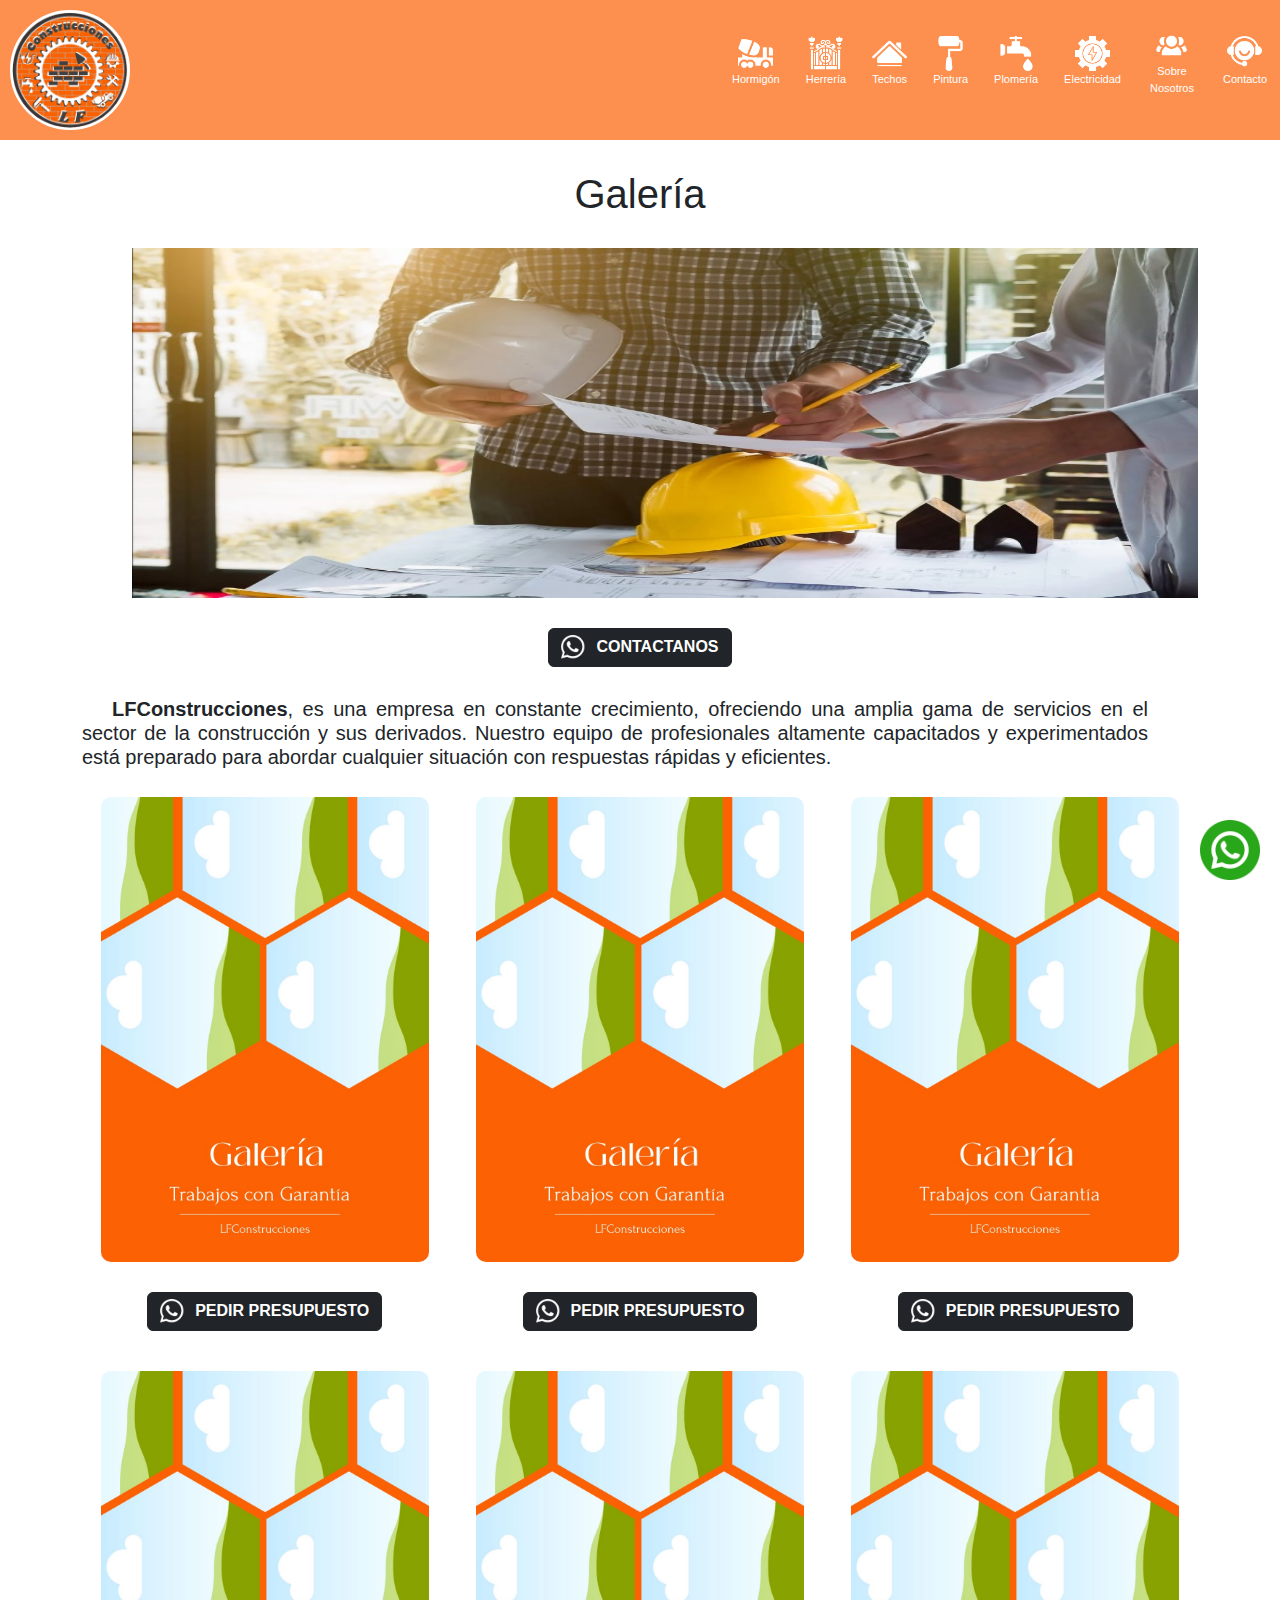
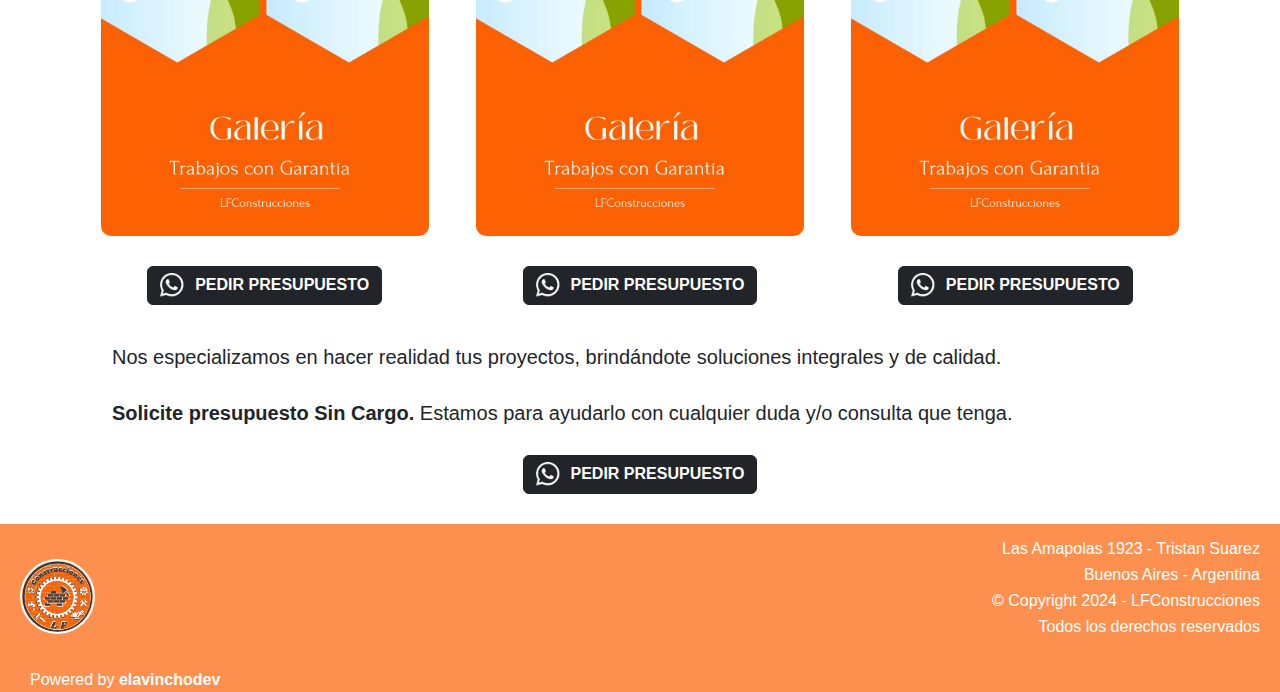
<file: galeria.html>
<!DOCTYPE html>
<html lang="en">

<head>
    <meta charset="UTF-8">
    <meta name="viewport" content="width=device-width, initial-scale=1.0">
    <title>LFConstrucciones</title>
    <!-- Favicon-->
    <link rel="icon" type="icon" href="/img/logo.ico"/>
    <link rel="stylesheet" href="https://cdnjs.cloudflare.com/ajax/libs/animate.css/4.1.1/animate.min.css"/>
    <link href="https://cdn.jsdelivr.net/npm/bootstrap@5.3.3/dist/css/bootstrap.min.css" rel="stylesheet"
        integrity="sha384-QWTKZyjpPEjISv5WaRU9OFeRpok6YctnYmDr5pNlyT2bRjXh0JMhjY6hW+ALEwIH" crossorigin="anonymous">

    <link rel="stylesheet" href="/css/estilos.css">
</head>

<body>
    <!-- <<< ----------- * ----------- Header PC ----------- * ----------- >>> -->
    <header class="header">

        <!-- <<< ----------- Logo ----------- >>> -->
        <div class="mr10">
            <a href="/index.html"><img class="img-logo" src="/img/logo-ok.png" alt="logo"></a>
        </div>
        <!-- <<< ----------- Fin Logo ----------- >>> -->

        <!-- <<< ----------- Menu ----------- >>> -->
        <div class="menu">

            <div class="dropdown">
                <div class="btn dropdown" type="button" data-bs-toggle="dropdown" aria-expanded="false">
                    <img class="img-ico" src="/img/iconos/hormigonera.png" alt="hormigonera">
                    <p class="text-menu">Hormigón</p>
                </div>
                <ul class="dropdown-menu">
                    <li><a class="dropdown-item" href="/hormigon.html"><b>Hormigón</b></a></li>
                    <li><a class="dropdown-item" href="/hormigon.html#losas">Losas</a></li>
                    <li><a class="dropdown-item" href="/hormigon.html#encadenado">Encadenados</a></li>
                    <li><a class="dropdown-item" href="/hormigon.html#vigas">Vigas</a></li>
                    <li><a class="dropdown-item" href="/hormigon.html#columnas">Columnas</a></li>
                    <li><a class="dropdown-item" href="/hormigon.html#viguetas">Viguetas</a></li>
                    <li><a class="dropdown-item" href="/hormigon.html#escaleras">Escaleras</a></li>
                    <li><a class="dropdown-item" href="/hormigon.html#tabiques">Tabiques</a></li>
                    <li><a class="dropdown-item" href="/hormigon.html#troncos">Troncos</a></li>
                    <li><a class="dropdown-item" href="/hormigon.html#zapatas">Zapatas</a></li>
                </ul>
            </div>

            <div class="dropdown">
                <div class="btn dropdown" type="button" data-bs-toggle="dropdown" aria-expanded="false">
                    <img class="img-ico" src="/img/iconos/porton.png" alt="porton">
                    <p class="text-menu">Herrería</p>
                </div>
                <ul class="dropdown-menu">
                    <li><a class="dropdown-item" href="/herreria.html"><b>Herrería</b></a></li>
                    <li><a class="dropdown-item" href="/herreria.html#portones">Portones</a></li>
                    <li><a class="dropdown-item" href="/herreria.html#rejas">Rejas</a></li>
                    <li><a class="dropdown-item" href="/herreria.html#escaleras">Escaleras</a></li>
                    <li><a class="dropdown-item" href="/herreria.html#pergolas">Pérgolas</a></li>
                    <li><a class="dropdown-item" href="/herreria.html#parrillas">Parrillas</a></li>
                    <li><a class="dropdown-item" href="/herreria.html#puerta-parrilla">Puertas de Parrilla</a></li>
                    <li><a class="dropdown-item" href="/herreria.html#cestos">Cestos de Residuos</a></li>
                </ul>
            </div>

            <div class="dropdown">
                <div class="btn dropdown" type="button" data-bs-toggle="dropdown" aria-expanded="false">
                    <img class="img-ico" src="/img/iconos/techo.png" alt="techo">
                    <p class="text-menu">Techos</p>
                </div>
                <ul class="dropdown-menu">
                    <li><a class="dropdown-item" href="/techos.html"><b>Techos</b></a></li>
                    <li><a class="dropdown-item" href="/techos.html#tejas">Teja</a></li>
                    <li><a class="dropdown-item" href="/techos.html#chapa">Chapa</a></li>
                </ul>
            </div>

            <div class="dropdown">
                <div class="btn dropdown" type="button" data-bs-toggle="dropdown" aria-expanded="false">
                    <img class="img-ico" src="/img/iconos/brocha.png" alt="brocha">
                    <p class="text-menu">Pintura</p>
                </div>
                <ul class="dropdown-menu">
                    <li><a class="dropdown-item" href="/pintura.html"><b>Pintura</b></a></li>
                    <li><a class="dropdown-item" href="/pintura.html#exterior">Exterior</a></li>
                    <li><a class="dropdown-item" href="/pintura.html#interior">Interior</a></li>
                    <li><a class="dropdown-item" href="/pintura.html#impermeabilizacion">Impermeabilización</a></li>
                    <li><a class="dropdown-item" href="/pintura.html#altura">Trabajos en Altura</a></li>
                </ul>
            </div>

            <div class="dropdown">
                <div class="btn dropdown" type="button" data-bs-toggle="dropdown" aria-expanded="false">
                    <img class="img-ico" src="/img/iconos/grifo.png" alt="grifo">
                    <p class="text-menu">Plomería</p>
                </div>
                <ul class="dropdown-menu">
                    <li><a class="dropdown-item" href="/plomeria.html"><b>Plomería</b></a></li>
                    <li><a class="dropdown-item" href="/plomeria.html#tanques">Tanques</a></li>
                    <li><a class="dropdown-item" href="/plomeria.html#cisternas">Cisternas</a></li>
                    <li><a class="dropdown-item" href="/plomeria.html#centrifugas">Bombas Centrifugas</a></li>
                    <li><a class="dropdown-item" href="/plomeria.html#presurizadoras">Bombas Presurizadoras</a></li>
                    <li><a class="dropdown-item" href="/plomeria.html#bajadas">Bajadas de Tanque</a></li>
                    <li><a class="dropdown-item" href="/plomeria.html"><b>Instalaciones Sanitarias</b></a></li>
                    <li><a class="dropdown-item" href="/plomeria.html#inodoros">Inodoros</a></li>
                    <li><a class="dropdown-item" href="/plomeria.html#bachas">Bachas</a></li>
                    <li><a class="dropdown-item" href="/plomeria.html#bidets">Bidets</a></li>
                    <li><a class="dropdown-item" href="/plomeria.html#lavaderos">Lavaderos</a></li>
                    <li><a class="dropdown-item" href="/plomeria.html#griferias">Griferías</a></li>
                </ul>
            </div>

            <div class="dropdown">
                <div class="btn dropdown" type="button" data-bs-toggle="dropdown" aria-expanded="false">
                    <img class="img-ico" src="/img/iconos/electricidad.png" alt="electricidad">
                    <p class="text-menu">Electricidad</p>
                </div>
                <ul class="dropdown-menu">
                    <li><a class="dropdown-item" href="/electricidad.html"><b>Electricidad</b></a></li>
                    <li><a class="dropdown-item" href="/electricidad.html#luminarias">Luminarias</a></li>
                    <li><a class="dropdown-item" href="/electricidad.html#tomas">Toma Corriente</a></li>
                    <li><a class="dropdown-item" href="/electricidad.html#tableros">Tableros</a></li>
                    <li><a class="dropdown-item" href="/electricidad.html#porteros">Porteros Eléctricos</a></li>
                    <li><a class="dropdown-item" href="/electricidad.html#termotanques">Termotanques</a></li>
                    <li><a class="dropdown-item" href="/electricidad.html#ventiladores">Ventiladores de Techo</a></li>
                    <li><a class="dropdown-item" href="/electricidad.html#aires">Aire Acondicionado</a></li>
                </ul>
            </div>
            <!-- <div class="btn dropdown">
                <a href="/galeria.html">
                    <img class="img-ico" src="/img/iconos/galeria.png" alt="galeria">
                    <p class="text-menu">Galería</p>
                </a>
            </div> -->
            <div class="btn dropdown">
                <a href="/sobreNosotros.html">
                    <img class="img-ico" src="/img/iconos/nosotros.png" alt="nosotros">
                    <p class="mw50 text-menu">Sobre Nosotros</p>
                </a>
            </div>
            <div class="btn dropdown">
                <a href="/contacto.html">
                    <img class="img-ico" src="/img/iconos/atcliente.png" alt="atcliente">
                    <p class="text-menu">Contacto</p>
                </a>
            </div>
        </div>
        <!-- <<< ----------- Fin Menu ----------- >>> -->
    </header>

    <!-- <<< ----------- * ----------- Fin Header PC ----------- * ----------- >>> -->

    <!-- <<< ----------- * ----------- Header Celular ----------- * ----------- >>> -->

    <!-- <<< ----------- Menu Hamburguesa ----------- >>> -->

    <header class="menu-hamburguesa">
        <!-- <<< ----------- Logo ----------- >>> -->
        <a href="/index.html"><img class="img-logo mr10" src="img/logo-ok.png" alt="logo"></a>
        <!-- <<< ----------- Fin Logo ----------- >>> -->

        <!-- <<< ----------- Boton Menu Hamburguesa ----------- >>> -->
        <button id="abrir" class="abrir-menu"><img class="img-abrir mr20" src="/img/iconos/menu.png"
                alt="menu"></button>
        <nav class="nav" id="nav">
            <button id="cerrar" class="cerrar-menu"><img class="img-cerrar" src="/img/iconos/cerrar.png"
                    alt="cerrar"></button>
            <ul class="nav-list">
                <li><a href="/index.html" class="dos-columnas"><img class="img-ico" src="/img/iconos/inicio.png"
                            alt="inicio">Inicio</a></li>
                <li><a href="/hormigon.html" class="dos-columnas"><img class="img-ico" src="/img/iconos/hormigonera.png"
                            alt="hormigonera">Hormigón</a></li>
                <li><a href="/herreria.html" class="dos-columnas"><img class="img-ico" src="/img/iconos/porton.png"
                            alt="porton">Herrería</a></li>
                <li><a href="/techos.html" class="dos-columnas"><img class="img-ico" src="/img/iconos/techo.png"
                            alt="techo">Techos</a></li>
                <li><a href="/pintura.html" class="dos-columnas"><img class="img-ico" src="/img/iconos/brocha.png"
                            alt="brocha">Pintura</a></li>
                <li><a href="/plomeria.html" class="dos-columnas"><img class="img-ico" src="/img/iconos/grifo.png"
                            alt="grifo">Plomería</a></li>
                <li><a href="/electricidad.html" class="dos-columnas"><img class="img-ico"
                            src="/img/iconos/electricidad.png" alt="electricidad">Electricidad</a></li>
                <!-- <li><a href="/galeria.html" class="dos-columnas"><img class="img-ico" src="/img/iconos/galeria.png"
                            alt="galeria">Galería</a></li> -->
                <li><a href="/sobreNosotros.html" class="dos-columnas"><img class="img-ico"
                            src="/img/iconos/nosotros.png" alt="nosotros">Sobre Nosotros</a></li>
                <li><a href="/contacto.html" class="dos-columnas"><img class="img-ico" src="/img/iconos/atcliente.png"
                            alt="atcliente">Contacto</a></li>
            </ul>
        </nav>
        <!-- <<< ----------- Fin Boton Menu Hamburguesa ----------- >>> -->
    </header>
    <!-- <<< ----------- Fin Menu Hamburguesa ----------- >>> -->

    <!-- <<< ----------- * ----------- Fin Header Celular ----------- * ----------- >>> -->
    <main>
        <div class="container">


            <!-- Presentación -->
            <h1 class="centrado mrt30">Galería</h1>

            <!-- Imagen Principal -->
            <div class="centrado mrt30">
                <img class="img-principal" src="/img/planificacion.png" alt="img-principal">
            </div>
            <!-- Fin Imagen Principal -->

            <!-- btn Contactanos -->
            <div class="centrado mrt30">
                <a class="btn btn-dark"
                    href="https://api.whatsapp.com/send?phone=5491162808114&text=%20[Web]%20Hola%2C%20quisiera%20pedir%20un%20presupuesto"
                    target="_blank"><img class="ico" src="/img/iconos/whatsapp.png"
                        alt="whatsapp"><b>CONTACTANOS</b></a>
            </div>
            <!-- Fin btn Contactanos -->

            <div class="presentacion mrt30">
                <h5 class="text-indent justify"><b>LFConstrucciones</b>, es una empresa en constante crecimiento,
                    ofreciendo una amplia gama de servicios en el sector de la construcción y sus derivados. Nuestro
                    equipo de profesionales altamente capacitados y experimentados está preparado para abordar cualquier
                    situación con respuestas rápidas y eficientes.</h4>
            </div>
            <!-- Fin Presentación -->

            <div class="contenedor-cards">
                <div class="centrado cards">
                    <div class="" id="galeria">
                        <div class="mr10">
                            <img class="img-tarjetas mrt10" src="/img/galeria/galeria.png" alt="img">
                            <a href="" class="btn btn-dark mrt30"><img class="ico" src="/img/iconos/whatsapp.png"
                                    alt="whatsapp"><b class="wsp">PEDIR PRESUPUESTO</b></a>
                        </div>
                    </div>
                    <div class="" id="galeria">
                        <div class="mr10">
                            <img class="img-tarjetas mrt10" src="/img/galeria/galeria.png" alt="img">
                            <a href="" class="btn btn-dark mrt30"><img class="ico" src="/img/iconos/whatsapp.png"
                                    alt="whatsapp"><b class="wsp">PEDIR PRESUPUESTO</b></a>
                        </div>
                    </div>
                    <div class="" id="galeria">
                        <div class="mr10">
                            <img class="img-tarjetas mrt10" src="/img/galeria/galeria.png" alt="img">
                            <a href="" class="btn btn-dark mrt30"><img class="ico" src="/img/iconos/whatsapp.png"
                                    alt="whatsapp"><b class="wsp">PEDIR PRESUPUESTO</b></a>
                        </div>
                    </div>
                    <div class="" id="galeria">
                        <div class="mr10">
                            <img class="img-tarjetas mrt10" src="/img/galeria/galeria.png" alt="img">
                            <a href="" class="btn btn-dark mrt30"><img class="ico" src="/img/iconos/whatsapp.png"
                                    alt="whatsapp"><b class="wsp">PEDIR PRESUPUESTO</b></a>
                        </div>
                    </div>
                    <div class="" id="galeria">
                        <div class="mr10">
                            <img class="img-tarjetas mrt10" src="/img/galeria/galeria.png" alt="img">
                            <a href="" class="btn btn-dark mrt30"><img class="ico" src="/img/iconos/whatsapp.png"
                                    alt="whatsapp"><b class="wsp">PEDIR PRESUPUESTO</b></a>
                        </div>
                    </div>
                    <div class="" id="galeria">
                        <div class="mr10">
                            <img class="img-tarjetas mrt10" src="/img/galeria/galeria.png" alt="img">
                            <a href="" class="btn btn-dark mrt30"><img class="ico" src="/img/iconos/whatsapp.png"
                                    alt="whatsapp"><b class="wsp">PEDIR PRESUPUESTO</b></a>
                        </div>
                    </div>

                </div>
            </div>

            <!-- Fin Cards -->

            <div class="presentacion mrt30">
                <h5 class="text-indent justify">Nos especializamos en hacer realidad tus proyectos,
                    brindándote soluciones integrales y de calidad.</h5>
                <br>
                <h5 class="text-indent justify"><b>Solicite presupuesto Sin Cargo.</b> Estamos para ayudarlo con
                    cualquier duda y/o consulta que tenga.</h5>
            </div>

            <!-- btn Pedir Presupuesto -->
            <div class="centrado mrt30">
                <a class="btn btn-dark"
                    href="https://api.whatsapp.com/send?phone=5491162808114&text=%20[Web]%20Hola%2C%20quisiera%20pedir%20un%20presupuesto"
                    target="_blank"><img class="ico" src="/img/iconos/whatsapp.png" alt="whatsapp"><b>PEDIR
                        PRESUPUESTO</b></a>
            </div>
            <!-- Fin btn Pedir Presupuesto -->

        </div>

        <!-- WhatsApp Fixed -->
        <a href="https://api.whatsapp.com/send?phone=5491162808114&text=%20[Web]%20Hola%2C%20quisiera%20pedir%20un%20presupuesto"
            target="_blank"><img class="img-wst-green" src="/img/whatsapp-green.png" alt="whatsapp"></a>
        <!-- Fin WhatsApp Fixed -->

    </main>

    <!-- <<< ----------- * ----------- Fin Main ----------- * ----------- >>> -->

    <!-- <<< ----------- * ----------- Footer ----------- * ----------- >>> -->
    <footer>
        <div class="footer mrt30">
            <div class="mr20">
                <a href="/index.html"><img class="logo-footer" src="/img/logo-ok.png" alt="logo"></a>
            </div>
            <div class="text-footer mr20">
                <p>Las Amapolas 1923 - Tristan Suarez</p>
                <p>Buenos Aires - Argentina</p>
                <p>© Copyright 2024 - LFConstrucciones</p>
                <p>Todos los derechos reservados</p>
            </div>
        </div>
        <div class="contenedor-dev">
            <a class="dev" target="_blank" href="https://elavinchoweb.netlify.app/">Powered by <b>elavinchodev</b></a>
        </div>

    </footer>
    <!-- <<< ----------- * ----------- Fin Footer ----------- * ----------- >>> -->

    <script src="/js/script.js"></script>

    <script src="https://cdn.jsdelivr.net/npm/bootstrap@5.3.3/dist/js/bootstrap.bundle.min.js"
        integrity="sha384-YvpcrYf0tY3lHB60NNkmXc5s9fDVZLESaAA55NDzOxhy9GkcIdslK1eN7N6jIeHz"
        crossorigin="anonymous"></script>


</body>

</html>
</file>
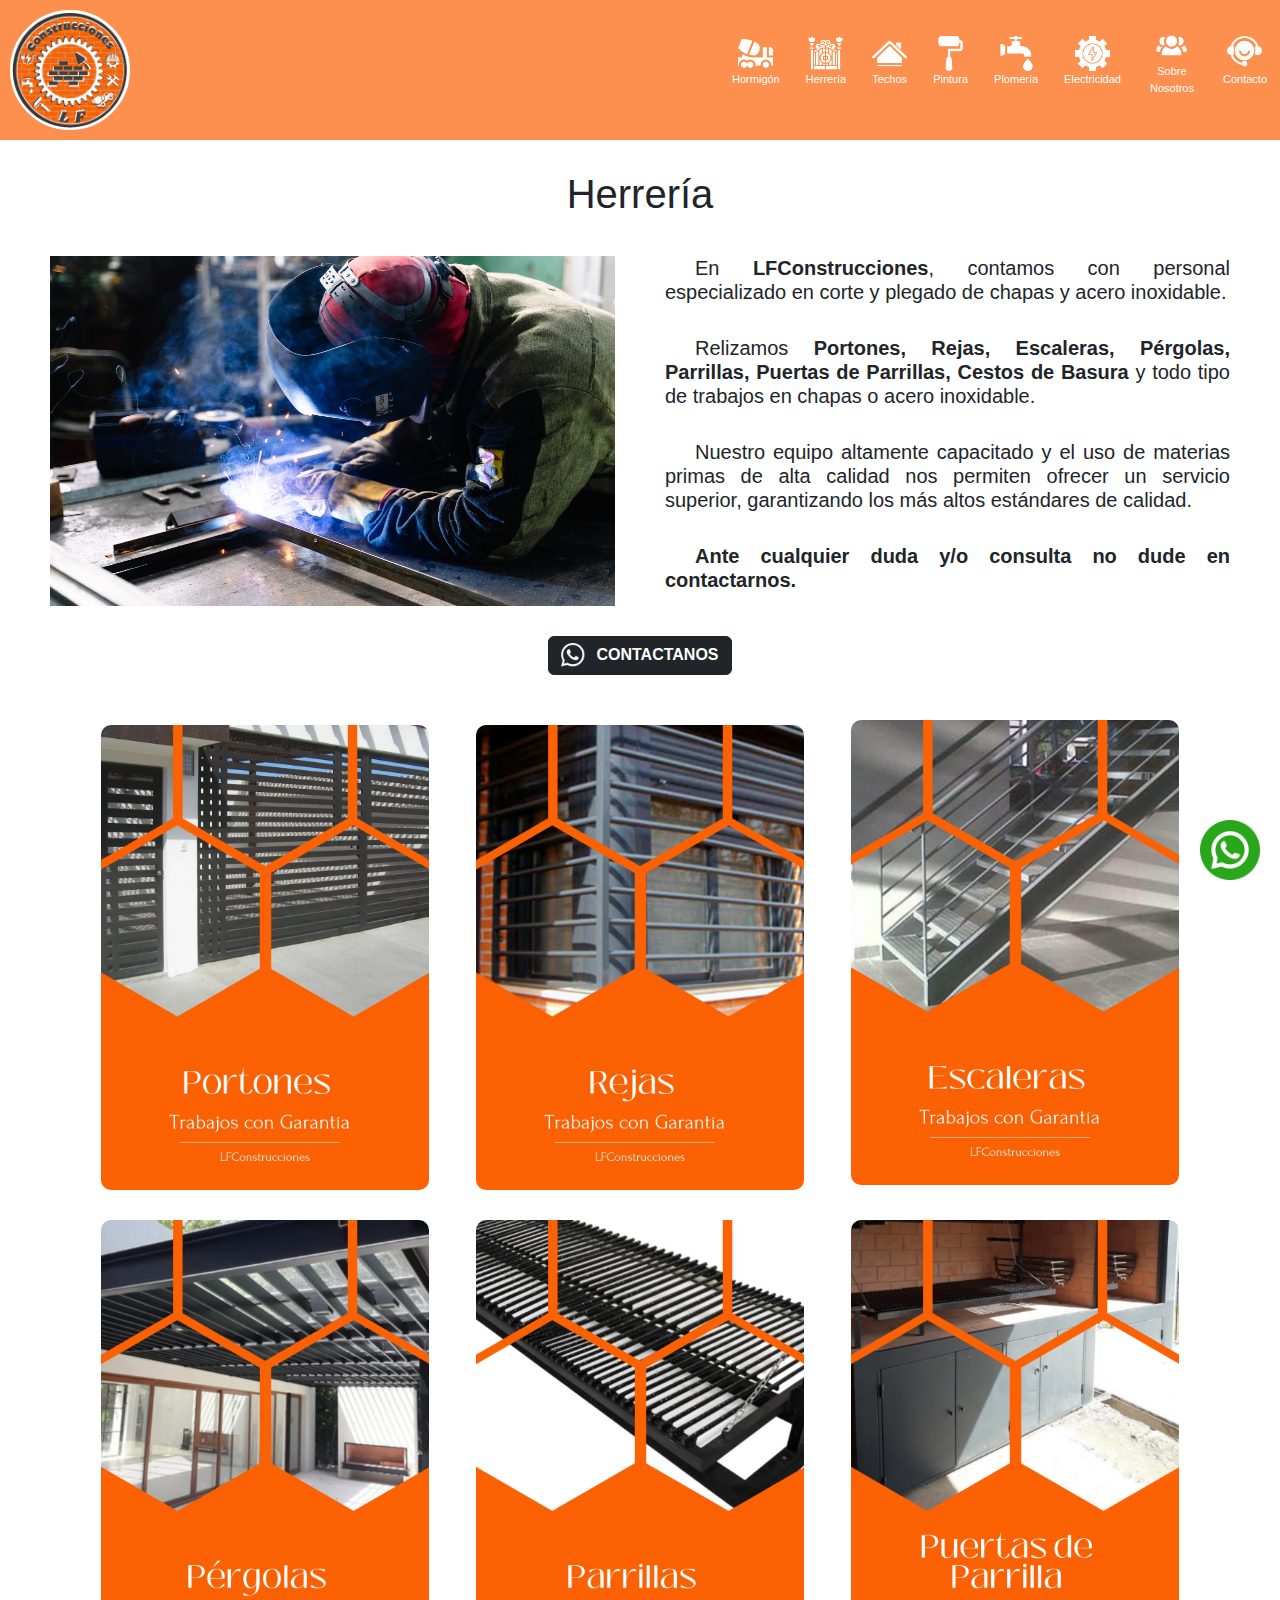
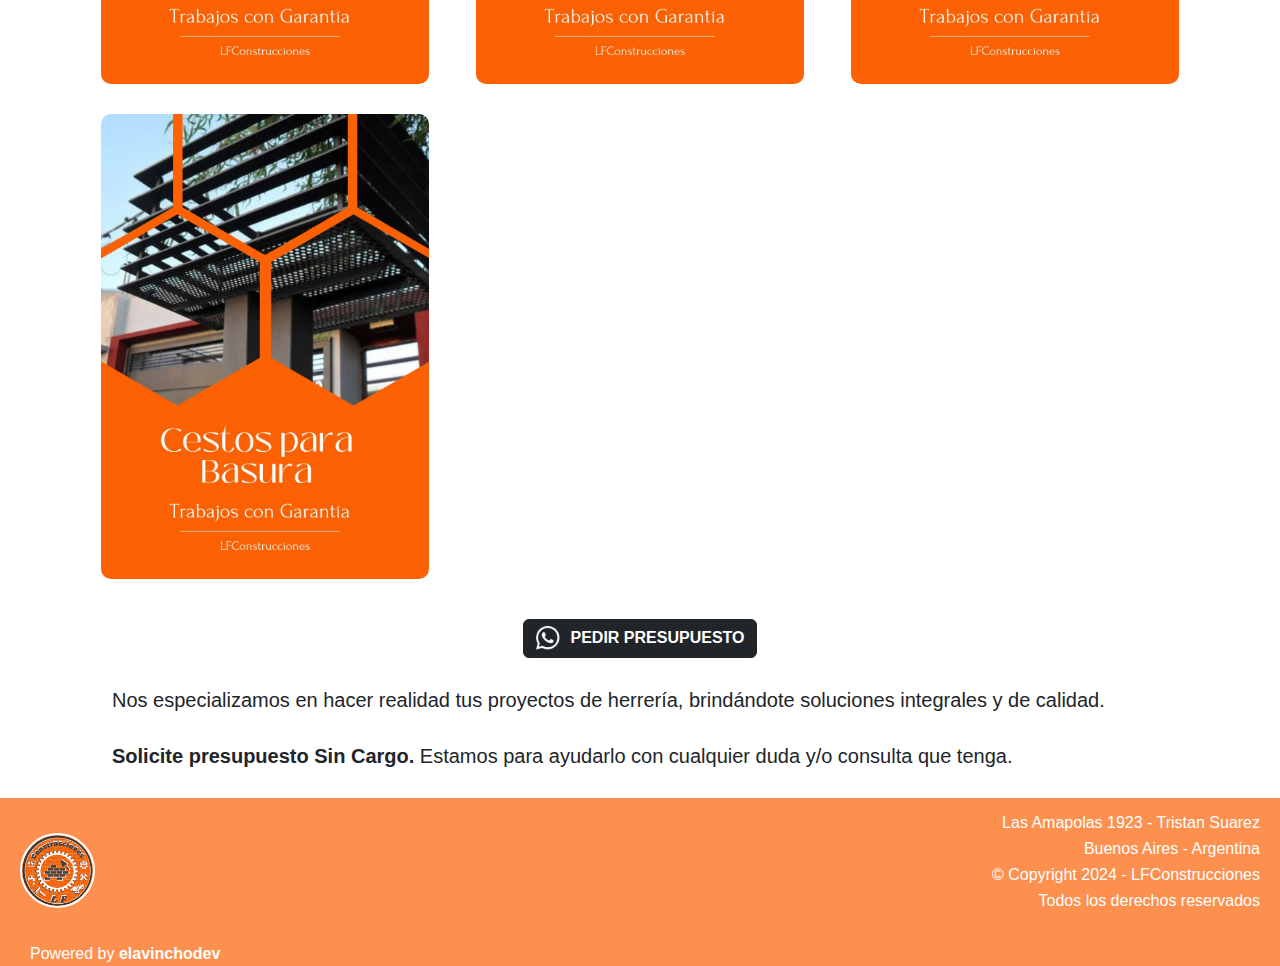
<file: herreria.html>
<!DOCTYPE html>
<html lang="en">

<head>
    <meta charset="UTF-8">
    <meta name="viewport" content="width=device-width, initial-scale=1.0">
    <title>LFConstrucciones</title>
    <!-- Favicon-->
    <link rel="icon" type="icon" href="/img/logo.ico"/>
    <link rel="stylesheet" href="https://cdnjs.cloudflare.com/ajax/libs/animate.css/4.1.1/animate.min.css"/>
    <link href="https://cdn.jsdelivr.net/npm/bootstrap@5.3.3/dist/css/bootstrap.min.css" rel="stylesheet"
        integrity="sha384-QWTKZyjpPEjISv5WaRU9OFeRpok6YctnYmDr5pNlyT2bRjXh0JMhjY6hW+ALEwIH" crossorigin="anonymous">

    <link rel="stylesheet" href="/css/estilos.css">
</head>

<body>
    <!-- <<< ----------- * ----------- Header PC ----------- * ----------- >>> -->
    <header class="header">

        <!-- <<< ----------- Logo ----------- >>> -->
        <div class="mr10">
            <a href="/index.html"><img class="img-logo" src="/img/logo-ok.png" alt="logo"></a>
        </div>
        <!-- <<< ----------- Fin Logo ----------- >>> -->

        <!-- <<< ----------- Menu ----------- >>> -->
        <div class="menu">

            <div class="dropdown">
                <div class="btn dropdown" type="button" data-bs-toggle="dropdown" aria-expanded="false">
                    <img class="img-ico" src="/img/iconos/hormigonera.png" alt="hormigonera">
                    <p class="text-menu">Hormigón</p>
                </div>
                <ul class="dropdown-menu">
                    <li><a class="dropdown-item" href="/hormigon.html"><b>Hormigón</b></a></li>
                    <li><a class="dropdown-item" href="/hormigon.html#losas">Losas</a></li>
                    <li><a class="dropdown-item" href="/hormigon.html#encadenado">Encadenados</a></li>
                    <li><a class="dropdown-item" href="/hormigon.html#vigas">Vigas</a></li>
                    <li><a class="dropdown-item" href="/hormigon.html#columnas">Columnas</a></li>
                    <li><a class="dropdown-item" href="/hormigon.html#viguetas">Viguetas</a></li>
                    <li><a class="dropdown-item" href="/hormigon.html#escaleras">Escaleras</a></li>
                    <li><a class="dropdown-item" href="/hormigon.html#tabiques">Tabiques</a></li>
                    <li><a class="dropdown-item" href="/hormigon.html#troncos">Troncos</a></li>
                    <li><a class="dropdown-item" href="/hormigon.html#zapatas">Zapatas</a></li>
                </ul>
            </div>

            <div class="dropdown">
                <div class="btn dropdown" type="button" data-bs-toggle="dropdown" aria-expanded="false">
                    <img class="img-ico" src="/img/iconos/porton.png" alt="porton">
                    <p class="text-menu">Herrería</p>
                </div>
                <ul class="dropdown-menu">
                    <li><a class="dropdown-item" href="/herreria.html"><b>Herrería</b></a></li>
                    <li><a class="dropdown-item" href="/herreria.html#portones">Portones</a></li>
                    <li><a class="dropdown-item" href="/herreria.html#rejas">Rejas</a></li>
                    <li><a class="dropdown-item" href="/herreria.html#escaleras">Escaleras</a></li>
                    <li><a class="dropdown-item" href="/herreria.html#pergolas">Pérgolas</a></li>
                    <li><a class="dropdown-item" href="/herreria.html#parrillas">Parrillas</a></li>
                    <li><a class="dropdown-item" href="/herreria.html#puerta-parrilla">Puertas de Parrilla</a></li>
                    <li><a class="dropdown-item" href="/herreria.html#cestos">Cestos de Residuos</a></li>
                </ul>
            </div>

            <div class="dropdown">
                <div class="btn dropdown" type="button" data-bs-toggle="dropdown" aria-expanded="false">
                    <img class="img-ico" src="/img/iconos/techo.png" alt="techo">
                    <p class="text-menu">Techos</p>
                </div>
                <ul class="dropdown-menu">
                    <li><a class="dropdown-item" href="/techos.html"><b>Techos</b></a></li>
                    <li><a class="dropdown-item" href="/techos.html#tejas">Teja</a></li>
                    <li><a class="dropdown-item" href="/techos.html#chapa">Chapa</a></li>
                </ul>
            </div>

            <div class="dropdown">
                <div class="btn dropdown" type="button" data-bs-toggle="dropdown" aria-expanded="false">
                    <img class="img-ico" src="/img/iconos/brocha.png" alt="brocha">
                    <p class="text-menu">Pintura</p>
                </div>
                <ul class="dropdown-menu">
                    <li><a class="dropdown-item" href="/pintura.html"><b>Pintura</b></a></li>
                    <li><a class="dropdown-item" href="/pintura.html#exterior">Exterior</a></li>
                    <li><a class="dropdown-item" href="/pintura.html#interior">Interior</a></li>
                    <li><a class="dropdown-item" href="/pintura.html#impermeabilizacion">Impermeabilización</a></li>
                    <li><a class="dropdown-item" href="/pintura.html#altura">Trabajos en Altura</a></li>
                </ul>
            </div>

            <div class="dropdown">
                <div class="btn dropdown" type="button" data-bs-toggle="dropdown" aria-expanded="false">
                    <img class="img-ico" src="/img/iconos/grifo.png" alt="grifo">
                    <p class="text-menu">Plomería</p>
                </div>
                <ul class="dropdown-menu">
                    <li><a class="dropdown-item" href="/plomeria.html"><b>Plomería</b></a></li>
                    <li><a class="dropdown-item" href="/plomeria.html#tanques">Tanques</a></li>
                    <li><a class="dropdown-item" href="/plomeria.html#cisternas">Cisternas</a></li>
                    <li><a class="dropdown-item" href="/plomeria.html#centrifugas">Bombas Centrifugas</a></li>
                    <li><a class="dropdown-item" href="/plomeria.html#presurizadoras">Bombas Presurizadoras</a></li>
                    <li><a class="dropdown-item" href="/plomeria.html#bajadas">Bajadas de Tanque</a></li>
                    <li><a class="dropdown-item" href="/plomeria.html"><b>Instalaciones Sanitarias</b></a></li>
                    <li><a class="dropdown-item" href="/plomeria.html#inodoros">Inodoros</a></li>
                    <li><a class="dropdown-item" href="/plomeria.html#bachas">Bachas</a></li>
                    <li><a class="dropdown-item" href="/plomeria.html#bidets">Bidets</a></li>
                    <li><a class="dropdown-item" href="/plomeria.html#lavaderos">Lavaderos</a></li>
                    <li><a class="dropdown-item" href="/plomeria.html#griferias">Griferías</a></li>
                </ul>
            </div>

            <div class="dropdown">
                <div class="btn dropdown" type="button" data-bs-toggle="dropdown" aria-expanded="false">
                    <img class="img-ico" src="/img/iconos/electricidad.png" alt="electricidad">
                    <p class="text-menu">Electricidad</p>
                </div>
                <ul class="dropdown-menu">
                    <li><a class="dropdown-item" href="/electricidad.html"><b>Electricidad</b></a></li>
                    <li><a class="dropdown-item" href="/electricidad.html#luminarias">Luminarias</a></li>
                    <li><a class="dropdown-item" href="/electricidad.html#tomas">Toma Corriente</a></li>
                    <li><a class="dropdown-item" href="/electricidad.html#tableros">Tableros</a></li>
                    <li><a class="dropdown-item" href="/electricidad.html#porteros">Porteros Eléctricos</a></li>
                    <li><a class="dropdown-item" href="/electricidad.html#termotanques">Termotanques</a></li>
                    <li><a class="dropdown-item" href="/electricidad.html#ventiladores">Ventiladores de Techo</a></li>
                    <li><a class="dropdown-item" href="/electricidad.html#aires">Aire Acondicionado</a></li>
                </ul>
            </div>
            <!-- <div class="btn dropdown">
                <a href="/galeria.html">
                    <img class="img-ico" src="/img/iconos/galeria.png" alt="galeria">
                    <p class="text-menu">Galería</p>
                </a>
            </div> -->
            <div class="btn dropdown">
                <a href="/sobreNosotros.html">
                    <img class="img-ico" src="/img/iconos/nosotros.png" alt="nosotros">
                    <p class="mw50 text-menu">Sobre Nosotros</p>
                </a>
            </div>
            <div class="btn dropdown">
                <a href="/contacto.html">
                    <img class="img-ico" src="/img/iconos/atcliente.png" alt="atcliente">
                    <p class="text-menu">Contacto</p>
                </a>
            </div>
        </div>
        <!-- <<< ----------- Fin Menu ----------- >>> -->
    </header>

    <!-- <<< ----------- * ----------- Fin Header PC ----------- * ----------- >>> -->

    <!-- <<< ----------- * ----------- Header Celular ----------- * ----------- >>> -->

    <!-- <<< ----------- Menu Hamburguesa ----------- >>> -->

    <header class="menu-hamburguesa">
        <!-- <<< ----------- Logo ----------- >>> -->
        <a href="/index.html"><img class="img-logo mr10" src="img/logo-ok.png" alt="logo"></a>
        <!-- <<< ----------- Fin Logo ----------- >>> -->

        <!-- <<< ----------- Boton Menu Hamburguesa ----------- >>> -->
        <button id="abrir" class="abrir-menu"><img class="img-abrir mr20" src="/img/iconos/menu.png"
                alt="menu"></button>
        <nav class="nav" id="nav">
            <button id="cerrar" class="cerrar-menu"><img class="img-cerrar" src="/img/iconos/cerrar.png"
                    alt="cerrar"></button>
            <ul class="nav-list">
                <li><a href="/index.html" class="dos-columnas"><img class="img-ico" src="/img/iconos/inicio.png"
                            alt="inicio">Inicio</a></li>
                <li><a href="/hormigon.html" class="dos-columnas"><img class="img-ico" src="/img/iconos/hormigonera.png"
                            alt="hormigonera">Hormigón</a></li>
                <li><a href="/herreria.html" class="dos-columnas"><img class="img-ico" src="/img/iconos/porton.png"
                            alt="porton">Herrería</a></li>
                <li><a href="/techos.html" class="dos-columnas"><img class="img-ico" src="/img/iconos/techo.png"
                            alt="techo">Techos</a></li>
                <li><a href="/pintura.html" class="dos-columnas"><img class="img-ico" src="/img/iconos/brocha.png"
                            alt="brocha">Pintura</a></li>
                <li><a href="/plomeria.html" class="dos-columnas"><img class="img-ico" src="/img/iconos/grifo.png"
                            alt="grifo">Plomería</a></li>
                <li><a href="/electricidad.html" class="dos-columnas"><img class="img-ico"
                            src="/img/iconos/electricidad.png" alt="electricidad">Electricidad</a></li>
                <!-- <li><a href="/galeria.html" class="dos-columnas"><img class="img-ico" src="/img/iconos/galeria.png"
                            alt="galeria">Galería</a></li> -->
                <li><a href="/sobreNosotros.html" class="dos-columnas"><img class="img-ico"
                            src="/img/iconos/nosotros.png" alt="nosotros">Sobre Nosotros</a></li>
                <li><a href="/contacto.html" class="dos-columnas"><img class="img-ico" src="/img/iconos/atcliente.png"
                            alt="atcliente">Contacto</a></li>
            </ul>
        </nav>
        <!-- <<< ----------- Fin Boton Menu Hamburguesa ----------- >>> -->
    </header>
    <!-- <<< ----------- Fin Menu Hamburguesa ----------- >>> -->

    <!-- <<< ----------- * ----------- Fin Header Celular ----------- * ----------- >>> -->

    <main>
        <h1 class="centrado mrt30">Herrería</h1>


        <!-- Presentación -->
        <div class="w-100">
            <div class="cont-presentacion">

                <!-- Imagen Principal -->
                <div class="centrado mrt30">
                    <img class="img-principal animate__animated animate__bounceInLeft" src="/img/soldador.jpg" alt="img-principal">
                </div>
                <!-- Fin Imagen Principal -->




                <div class="presentacion mrt30 animate__animated animate__bounceInRight">
                    <h5 class="text-indent justify">En <b>LFConstrucciones</b>, contamos con personal especializado en
                        corte y plegado de chapas y acero inoxidable.</h5>
                    <br>
                    <h5 class="text-indent justify">Relizamos <b>Portones, Rejas, Escaleras, Pérgolas, Parrillas,
                            Puertas de Parrillas, Cestos de Basura</b> y todo tipo de trabajos en
                        chapas o acero inoxidable.</h5>
                    <br>
                    <h5 class="text-indent justify">Nuestro equipo altamente capacitado y el uso de materias
                        primas de
                        alta calidad nos permiten ofrecer un servicio superior, garantizando los más altos
                        estándares de
                        calidad.</h5>
                    <br>
                    <h5 class="text-indent justify"><b>Ante cualquier duda y/o consulta no dude en
                            contactarnos.</b>
                    </h5>
                </div>
            </div>
            <!-- Fin Presentación -->

            <!-- btn Contactanos -->
            <div class="centrado mrt30">
                <a class="btn btn-dark"
                    href="https://api.whatsapp.com/send?phone=5491162808114&text=%20[Web]%20Hola%2C%20quisiera%20pedir%20un%20presupuesto"
                    target="_blank"><img class="ico" src="/img/iconos/whatsapp.png"
                        alt="whatsapp"><b>CONTACTANOS</b></a>
            </div>
            <!-- Fin btn Contactanos -->

            <div class="container mrt30">

                <!-- Cards -->
                <div class="contenedor-cards">

                    <div class="centrado cards">
                        <div class="mr10" id="portones">
                            <img class="img-tarjetas mrt10" src="/img/herreria/portones.png" alt="portones">
                        </div>
                        <div class="mr10" id="rejas">
                            <img class="img-tarjetas mrt10" src="/img/herreria/rejas.png" alt="rejas">
                        </div>
                        <div class="mr10" id="escaleras">
                            <img class="img-tarjetas" src="/img/herreria/escaleras.png" alt="escalera">
                        </div>

                        <div class="mr10" id="pergolas">
                            <img class="img-tarjetas" src="/img/herreria/pergolas.png" alt="pergolas">
                        </div>
                        <div class="mr10" id="parrillas">
                            <img class="img-tarjetas" src="/img/herreria/parrilla.png" alt="parrilla">
                        </div>
                        <div class="mr10" id="puerta-parrilla">
                            <img class="img-tarjetas" src="/img/herreria/tapa-parrilla.png" alt="tapa-parrilla">
                        </div>
                        <div class="mr10" id="cestos">
                            <img class="img-tarjetas" src="/img/herreria/cesto-basura.png" alt="cesto">
                        </div>
                    </div>
                </div>

                <!-- Fin Cards -->

                <!-- btn Pedir Presupuesto -->
                <div class="centrado mrt30">
                    <a class="btn btn-dark"
                        href="https://api.whatsapp.com/send?phone=5491162808114&text=%20[Web]%20Hola%2C%20quisiera%20pedir%20un%20presupuesto"
                        target="_blank"><img class="ico" src="/img/iconos/whatsapp.png" alt="whatsapp"><b>PEDIR
                            PRESUPUESTO</b></a>
                </div>
                <!-- Fin btn Pedir Presupuesto -->

                <div class="presentacion mrt30">
                    <h5 class="text-indent justify">Nos especializamos en hacer realidad tus proyectos de herrería,
                        brindándote soluciones integrales y de calidad.</h5>
                    <br>
                    <h5 class="text-indent justify"><b>Solicite presupuesto Sin Cargo.</b> Estamos para ayudarlo con
                        cualquier duda y/o consulta que tenga.</h5>
                </div>

            </div>
        </div>

        <!-- WhatsApp Fixed -->
        <a href="https://api.whatsapp.com/send?phone=5491162808114&text=%20[Web]%20Hola%2C%20quisiera%20pedir%20un%20presupuesto"
            target="_blank"><img class="img-wst-green" src="/img/whatsapp-green.png" alt="whatsapp"></a>
        <!-- Fin WhatsApp Fixed -->

    </main>

    <!-- <<< ----------- * ----------- Fin Main ----------- * ----------- >>> -->

    <!-- <<< ----------- * ----------- Footer ----------- * ----------- >>> -->
    <footer>
        <div class="footer mrt30">
            <div class="mr20">
                <a href="/index.html"><img class="logo-footer" src="/img/logo-ok.png" alt="logo"></a>
            </div>
            <div class="text-footer mr20">
                <p>Las Amapolas 1923 - Tristan Suarez</p>
                <p>Buenos Aires - Argentina</p>
                <p>© Copyright 2024 - LFConstrucciones</p>
                <p>Todos los derechos reservados</p>
            </div>
        </div>
        <div class="contenedor-dev">
            <a class="dev" target="_blank" href="https://elavinchoweb.netlify.app/">Powered by <b>elavinchodev</b></a>
        </div>

    </footer>
    <!-- <<< ----------- * ----------- Fin Footer ----------- * ----------- >>> -->

    <script src="/js/script.js"></script>

    <script src="https://cdn.jsdelivr.net/npm/bootstrap@5.3.3/dist/js/bootstrap.bundle.min.js"
        integrity="sha384-YvpcrYf0tY3lHB60NNkmXc5s9fDVZLESaAA55NDzOxhy9GkcIdslK1eN7N6jIeHz"
        crossorigin="anonymous"></script>


</body>

</html>
</file>
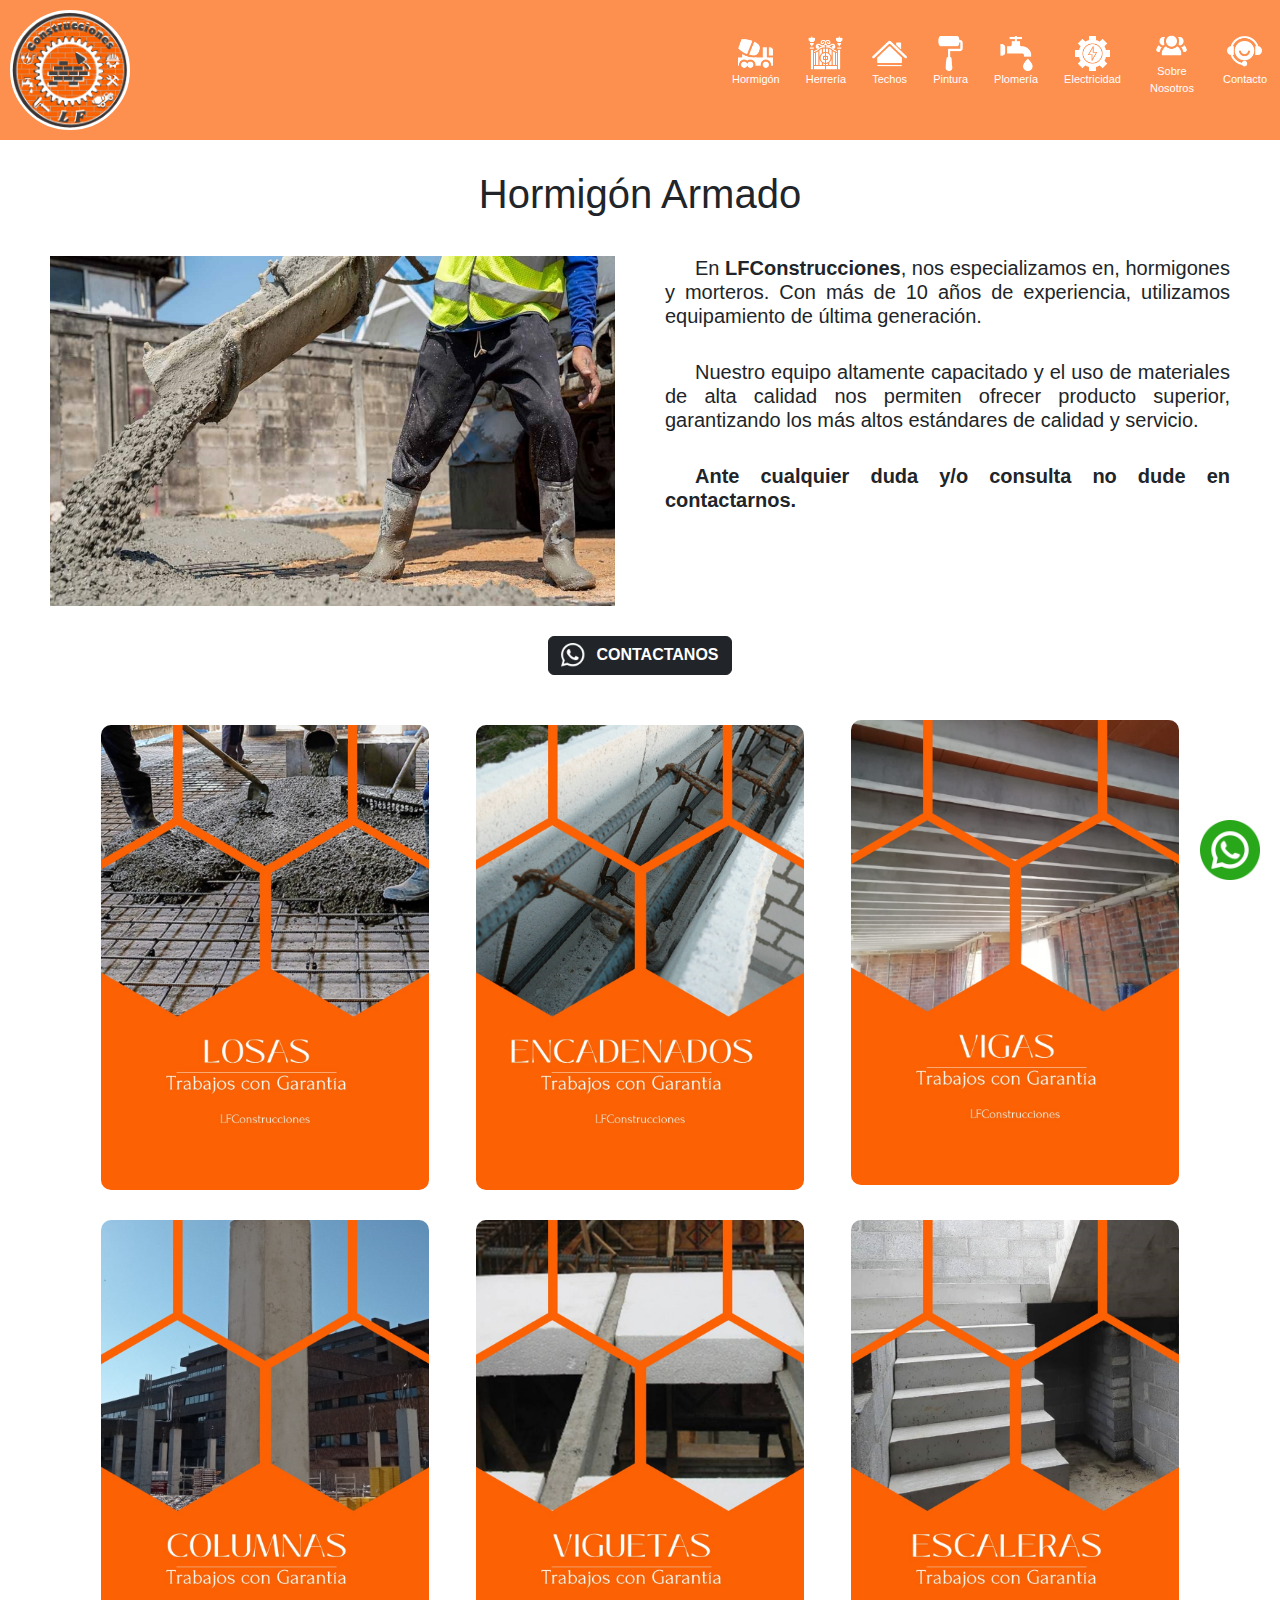
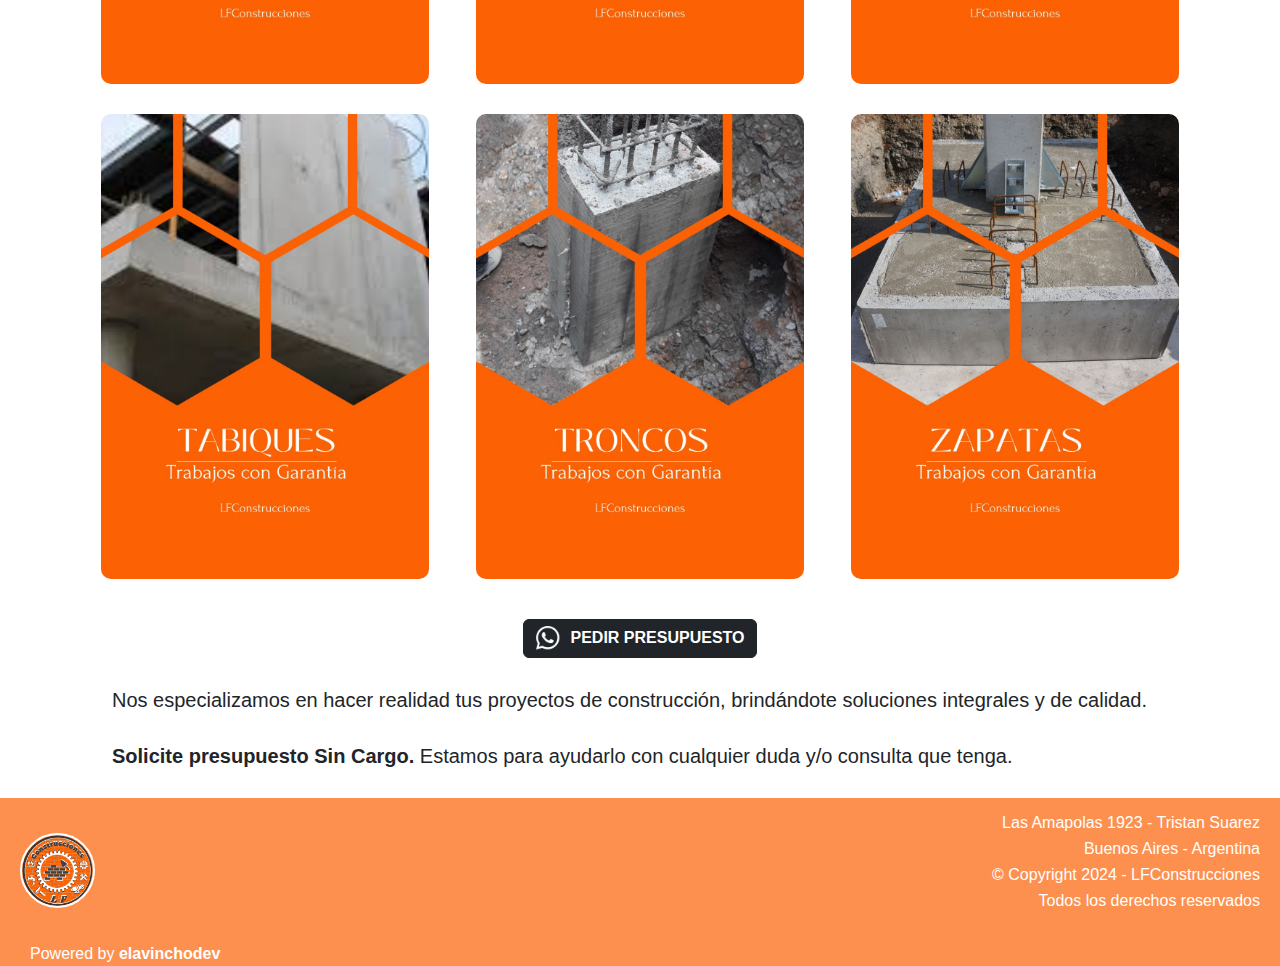
<file: hormigon.html>
<!DOCTYPE html>
<html lang="en">

<head>
    <meta charset="UTF-8">
    <meta name="viewport" content="width=device-width, initial-scale=1.0">
    <title>LFConstrucciones</title>
    <!-- Favicon-->
    <link rel="icon" type="icon" href="/img/logo.ico"/>
    <link rel="stylesheet" href="https://cdnjs.cloudflare.com/ajax/libs/animate.css/4.1.1/animate.min.css"/>
    <link href="https://cdn.jsdelivr.net/npm/bootstrap@5.3.3/dist/css/bootstrap.min.css" rel="stylesheet"
        integrity="sha384-QWTKZyjpPEjISv5WaRU9OFeRpok6YctnYmDr5pNlyT2bRjXh0JMhjY6hW+ALEwIH" crossorigin="anonymous">

    <link rel="stylesheet" href="/css/estilos.css">
</head>

<body>
    <!-- <<< ----------- * ----------- Header PC ----------- * ----------- >>> -->
    <header class="header">

        <!-- <<< ----------- Logo ----------- >>> -->
        <div class="mr10">
            <a href="/index.html"><img class="img-logo" src="/img/logo-ok.png" alt="logo"></a>
        </div>
        <!-- <<< ----------- Fin Logo ----------- >>> -->

        <!-- <<< ----------- Menu ----------- >>> -->
        <div class="menu">

            <div class="dropdown">
                <div class="btn dropdown" type="button" data-bs-toggle="dropdown" aria-expanded="false">
                    <img class="img-ico" src="/img/iconos/hormigonera.png" alt="hormigonera">
                    <p class="text-menu">Hormigón</p>
                </div>
                <ul class="dropdown-menu">
                    <li><a class="dropdown-item" href="/hormigon.html"><b>Hormigón</b></a></li>
                    <li><a class="dropdown-item" href="/hormigon.html#losas">Losas</a></li>
                    <li><a class="dropdown-item" href="/hormigon.html#encadenado">Encadenados</a></li>
                    <li><a class="dropdown-item" href="/hormigon.html#vigas">Vigas</a></li>
                    <li><a class="dropdown-item" href="/hormigon.html#columnas">Columnas</a></li>
                    <li><a class="dropdown-item" href="/hormigon.html#viguetas">Viguetas</a></li>
                    <li><a class="dropdown-item" href="/hormigon.html#escaleras">Escaleras</a></li>
                    <li><a class="dropdown-item" href="/hormigon.html#tabiques">Tabiques</a></li>
                    <li><a class="dropdown-item" href="/hormigon.html#troncos">Troncos</a></li>
                    <li><a class="dropdown-item" href="/hormigon.html#zapatas">Zapatas</a></li>
                </ul>
            </div>

            <div class="dropdown">
                <div class="btn dropdown" type="button" data-bs-toggle="dropdown" aria-expanded="false">
                    <img class="img-ico" src="/img/iconos/porton.png" alt="porton">
                    <p class="text-menu">Herrería</p>
                </div>
                <ul class="dropdown-menu">
                    <li><a class="dropdown-item" href="/herreria.html"><b>Herrería</b></a></li>
                    <li><a class="dropdown-item" href="/herreria.html#portones">Portones</a></li>
                    <li><a class="dropdown-item" href="/herreria.html#rejas">Rejas</a></li>
                    <li><a class="dropdown-item" href="/herreria.html#escaleras">Escaleras</a></li>
                    <li><a class="dropdown-item" href="/herreria.html#pergolas">Pérgolas</a></li>
                    <li><a class="dropdown-item" href="/herreria.html#parrillas">Parrillas</a></li>
                    <li><a class="dropdown-item" href="/herreria.html#puerta-parrilla">Puertas de Parrilla</a></li>
                    <li><a class="dropdown-item" href="/herreria.html#cestos">Cestos de Residuos</a></li>
                </ul>
            </div>

            <div class="dropdown">
                <div class="btn dropdown" type="button" data-bs-toggle="dropdown" aria-expanded="false">
                    <img class="img-ico" src="/img/iconos/techo.png" alt="techo">
                    <p class="text-menu">Techos</p>
                </div>
                <ul class="dropdown-menu">
                    <li><a class="dropdown-item" href="/techos.html"><b>Techos</b></a></li>
                    <li><a class="dropdown-item" href="/techos.html#tejas">Teja</a></li>
                    <li><a class="dropdown-item" href="/techos.html#chapa">Chapa</a></li>
                </ul>
            </div>

            <div class="dropdown">
                <div class="btn dropdown" type="button" data-bs-toggle="dropdown" aria-expanded="false">
                    <img class="img-ico" src="/img/iconos/brocha.png" alt="brocha">
                    <p class="text-menu">Pintura</p>
                </div>
                <ul class="dropdown-menu">
                    <li><a class="dropdown-item" href="/pintura.html"><b>Pintura</b></a></li>
                    <li><a class="dropdown-item" href="/pintura.html#exterior">Exterior</a></li>
                    <li><a class="dropdown-item" href="/pintura.html#interior">Interior</a></li>
                    <li><a class="dropdown-item" href="/pintura.html#impermeabilizacion">Impermeabilización</a></li>
                    <li><a class="dropdown-item" href="/pintura.html#altura">Trabajos en Altura</a></li>
                </ul>
            </div>

            <div class="dropdown">
                <div class="btn dropdown" type="button" data-bs-toggle="dropdown" aria-expanded="false">
                    <img class="img-ico" src="/img/iconos/grifo.png" alt="grifo">
                    <p class="text-menu">Plomería</p>
                </div>
                <ul class="dropdown-menu">
                    <li><a class="dropdown-item" href="/plomeria.html"><b>Plomería</b></a></li>
                    <li><a class="dropdown-item" href="/plomeria.html#tanques">Tanques</a></li>
                    <li><a class="dropdown-item" href="/plomeria.html#cisternas">Cisternas</a></li>
                    <li><a class="dropdown-item" href="/plomeria.html#centrifugas">Bombas Centrifugas</a></li>
                    <li><a class="dropdown-item" href="/plomeria.html#presurizadoras">Bombas Presurizadoras</a></li>
                    <li><a class="dropdown-item" href="/plomeria.html#bajadas">Bajadas de Tanque</a></li>
                    <li><a class="dropdown-item" href="/plomeria.html"><b>Instalaciones Sanitarias</b></a></li>
                    <li><a class="dropdown-item" href="/plomeria.html#inodoros">Inodoros</a></li>
                    <li><a class="dropdown-item" href="/plomeria.html#bachas">Bachas</a></li>
                    <li><a class="dropdown-item" href="/plomeria.html#bidets">Bidets</a></li>
                    <li><a class="dropdown-item" href="/plomeria.html#lavaderos">Lavaderos</a></li>
                    <li><a class="dropdown-item" href="/plomeria.html#griferias">Griferías</a></li>
                </ul>
            </div>

            <div class="dropdown">
                <div class="btn dropdown" type="button" data-bs-toggle="dropdown" aria-expanded="false">
                    <img class="img-ico" src="/img/iconos/electricidad.png" alt="electricidad">
                    <p class="text-menu">Electricidad</p>
                </div>
                <ul class="dropdown-menu">
                    <li><a class="dropdown-item" href="/electricidad.html"><b>Electricidad</b></a></li>
                    <li><a class="dropdown-item" href="/electricidad.html#luminarias">Luminarias</a></li>
                    <li><a class="dropdown-item" href="/electricidad.html#tomas">Toma Corriente</a></li>
                    <li><a class="dropdown-item" href="/electricidad.html#tableros">Tableros</a></li>
                    <li><a class="dropdown-item" href="/electricidad.html#porteros">Porteros Eléctricos</a></li>
                    <li><a class="dropdown-item" href="/electricidad.html#termotanques">Termotanques</a></li>
                    <li><a class="dropdown-item" href="/electricidad.html#ventiladores">Ventiladores de Techo</a></li>
                    <li><a class="dropdown-item" href="/electricidad.html#aires">Aire Acondicionado</a></li>
                </ul>
            </div>
            <!-- <div class="btn dropdown">
                <a href="/galeria.html">
                    <img class="img-ico" src="/img/iconos/galeria.png" alt="galeria">
                    <p class="text-menu">Galería</p>
                </a>
            </div> -->
            <div class="btn dropdown">
                <a href="/sobreNosotros.html">
                    <img class="img-ico" src="/img/iconos/nosotros.png" alt="nosotros">
                    <p class="mw50 text-menu">Sobre Nosotros</p>
                </a>
            </div>
            <div class="btn dropdown">
                <a href="/contacto.html">
                    <img class="img-ico" src="/img/iconos/atcliente.png" alt="atcliente">
                    <p class="text-menu">Contacto</p>
                </a>
            </div>
        </div>
        <!-- <<< ----------- Fin Menu ----------- >>> -->
    </header>

    <!-- <<< ----------- * ----------- Fin Header PC ----------- * ----------- >>> -->

    <!-- <<< ----------- * ----------- Header Celular ----------- * ----------- >>> -->

    <!-- <<< ----------- Menu Hamburguesa ----------- >>> -->

    <header class="menu-hamburguesa">
        <!-- <<< ----------- Logo ----------- >>> -->
        <a href="/index.html"><img class="img-logo mr10" src="img/logo-ok.png" alt="logo"></a>
        <!-- <<< ----------- Fin Logo ----------- >>> -->

        <!-- <<< ----------- Boton Menu Hamburguesa ----------- >>> -->
        <button id="abrir" class="abrir-menu"><img class="img-abrir mr20" src="/img/iconos/menu.png"
                alt="menu"></button>
        <nav class="nav" id="nav">
            <button id="cerrar" class="cerrar-menu"><img class="img-cerrar" src="/img/iconos/cerrar.png"
                    alt="cerrar"></button>
            <ul class="nav-list">
                <li><a href="/index.html" class="dos-columnas"><img class="img-ico" src="/img/iconos/inicio.png"
                            alt="inicio">Inicio</a></li>
                <li><a href="/hormigon.html" class="dos-columnas"><img class="img-ico" src="/img/iconos/hormigonera.png"
                            alt="hormigonera">Hormigón</a></li>
                <li><a href="/herreria.html" class="dos-columnas"><img class="img-ico" src="/img/iconos/porton.png"
                            alt="porton">Herrería</a></li>
                <li><a href="/techos.html" class="dos-columnas"><img class="img-ico" src="/img/iconos/techo.png"
                            alt="techo">Techos</a></li>
                <li><a href="/pintura.html" class="dos-columnas"><img class="img-ico" src="/img/iconos/brocha.png"
                            alt="brocha">Pintura</a></li>
                <li><a href="/plomeria.html" class="dos-columnas"><img class="img-ico" src="/img/iconos/grifo.png"
                            alt="grifo">Plomería</a></li>
                <li><a href="/electricidad.html" class="dos-columnas"><img class="img-ico"
                            src="/img/iconos/electricidad.png" alt="electricidad">Electricidad</a></li>
                <!-- <li><a href="/galeria.html" class="dos-columnas"><img class="img-ico" src="/img/iconos/galeria.png"
                            alt="galeria">Galería</a></li> -->
                <li><a href="/sobreNosotros.html" class="dos-columnas"><img class="img-ico"
                            src="/img/iconos/nosotros.png" alt="nosotros">Sobre Nosotros</a></li>
                <li><a href="/contacto.html" class="dos-columnas"><img class="img-ico" src="/img/iconos/atcliente.png"
                            alt="atcliente">Contacto</a></li>
            </ul>
        </nav>
        <!-- <<< ----------- Fin Boton Menu Hamburguesa ----------- >>> -->
    </header>
    <!-- <<< ----------- Fin Menu Hamburguesa ----------- >>> -->

    <!-- <<< ----------- * ----------- Fin Header Celular ----------- * ----------- >>> -->

    <main>
        <h1 class="centrado mrt30">Hormigón Armado</h1>

        <!-- Presentación -->
        <div class="w-100">
            <div class="cont-presentacion">

                <!-- Imagen Principal -->
                <div class="cont-img-principal mrt30">
                    <img class="img-principal animate__animated animate__bounceInLeft" src="/img/hormigon.jpg" alt="img-principal">
                </div>
                <!-- Fin Imagen Principal -->

                <div class="presentacion mrt30 animate__animated animate__bounceInRight">
                    <h5 class="text-indent justify">En <b>LFConstrucciones</b>, nos especializamos en,
                        hormigones y morteros. Con más de 10 años de experiencia, utilizamos equipamiento de
                        última generación.</h5>
                    <br>
                    <h5 class="text-indent justify">Nuestro equipo altamente capacitado y el uso de materiales de
                        alta calidad nos permiten ofrecer producto superior, garantizando los más altos estándares de
                        calidad
                        y servicio.</h5>
                    <br>
                    <h5 class="text-indent justify"><b>Ante cualquier duda y/o consulta no dude en contactarnos.</b>
                    </h5>
                </div>
            </div>
            <!-- Fin Presentación -->

            <!-- btn Contactanos -->
            <div class="centrado mrt30">
                <a class="btn btn-dark"
                    href="https://api.whatsapp.com/send?phone=5491162808114&text=%20[Web]%20Hola%2C%20quisiera%20pedir%20un%20presupuesto"
                    target="_blank"><img class="ico" src="/img/iconos/whatsapp.png"
                        alt="whatsapp"><b>CONTACTANOS</b></a>
            </div>
            <!-- Fin btn Contactanos -->

            <div class="container mrt30">

                <!-- Cards -->
                <div class="contenedor-cards">
                    <div class="centrado cards">
                        <div class="mr10" id="losas">
                            <img class="img-tarjetas mrt10" src="/img/hormigon/losas.png" alt="losas">
                        </div>
                        <div class="mr10" id="encadenado">
                            <img class="img-tarjetas mrt10" src="/img/hormigon/encadenados.png" alt="encadenado">
                        </div>
                        <div class="mr10" id="vigas">
                            <img class="img-tarjetas" src="/img/hormigon/vigas.png" alt="vigas">
                        </div>
                        <div class="mr10" id="columnas">
                            <img class="img-tarjetas" src="/img/hormigon/columnas.png" alt="columnas">
                        </div>
                        <div class="mr10" id="viguetas">
                            <img class="img-tarjetas" src="/img/hormigon/viguetas.png" alt="viguetas">
                        </div>
                        <div class="mr10" id="escaleras">
                            <img class="img-tarjetas" src="/img/hormigon/escaleras.png" alt="escalera">
                        </div>
                        <div class="mr10" id="tabiques">
                            <img class="img-tarjetas" src="/img/hormigon/tabiques.png" alt="tabiques">
                        </div>
                        <div class="mr10" id="troncos">
                            <img class="img-tarjetas" src="/img/hormigon/troncos.png" alt="troncos">
                        </div>
                        <div class="mr10" id="zapatas">
                            <img class="img-tarjetas" src="/img/hormigon/zapatas.png" alt="zapatas">
                        </div>
                    </div>
                </div>


                <!-- Fin Cards -->

                <!-- btn Pedir Presupuesto -->
                <div class="centrado mrt30">
                    <a class="btn btn-dark"
                        href="https://api.whatsapp.com/send?phone=5491162808114&text=%20[Web]%20Hola%2C%20quisiera%20pedir%20un%20presupuesto"
                        target="_blank"><img class="ico" src="/img/iconos/whatsapp.png" alt="whatsapp"><b>PEDIR
                            PRESUPUESTO</b></a>
                </div>
                <!-- Fin btn Pedir Presupuesto -->

                <div class="presentacion mrt30">
                    <h5 class="text-indent justify">Nos especializamos en hacer realidad tus proyectos de construcción,
                        brindándote soluciones integrales y de calidad.</h5>
                    <br>
                    <h5 class="text-indent justify"><b>Solicite presupuesto Sin Cargo.</b> Estamos para ayudarlo con
                        cualquier duda y/o consulta que tenga.</h5>
                </div>

            </div>
        </div>
        <!-- WhatsApp Fixed -->
        <a href="https://api.whatsapp.com/send?phone=5491162808114&text=%20[Web]%20Hola%2C%20quisiera%20pedir%20un%20presupuesto"
            target="_blank"><img class="img-wst-green" src="/img/whatsapp-green.png" alt="whatsapp"></a>
        <!-- Fin WhatsApp Fixed -->

    </main>

    <!-- <<< ----------- * ----------- Fin Main ----------- * ----------- >>> -->

    <!-- <<< ----------- * ----------- Footer ----------- * ----------- >>> -->
    <footer>
        <div class="footer mrt30">
            <div class="mr20">
                <a href="/index.html"><img class="logo-footer" src="/img/logo-ok.png" alt="logo"></a>
            </div>
            <div class="text-footer mr20">
                <p>Las Amapolas 1923 - Tristan Suarez</p>
                <p>Buenos Aires - Argentina</p>
                <p>© Copyright 2024 - LFConstrucciones</p>
                <p>Todos los derechos reservados</p>
            </div>
        </div>
        <div class="contenedor-dev">
            <a class="dev" target="_blank" href="https://elavinchoweb.netlify.app/">Powered by <b>elavinchodev</b></a>
        </div>

    </footer>
    <!-- <<< ----------- * ----------- Fin Footer ----------- * ----------- >>> -->

    <script src="/js/script.js"></script>

    <script src="https://cdn.jsdelivr.net/npm/bootstrap@5.3.3/dist/js/bootstrap.bundle.min.js"
        integrity="sha384-YvpcrYf0tY3lHB60NNkmXc5s9fDVZLESaAA55NDzOxhy9GkcIdslK1eN7N6jIeHz"
        crossorigin="anonymous"></script>


</body>

</html>
</file>
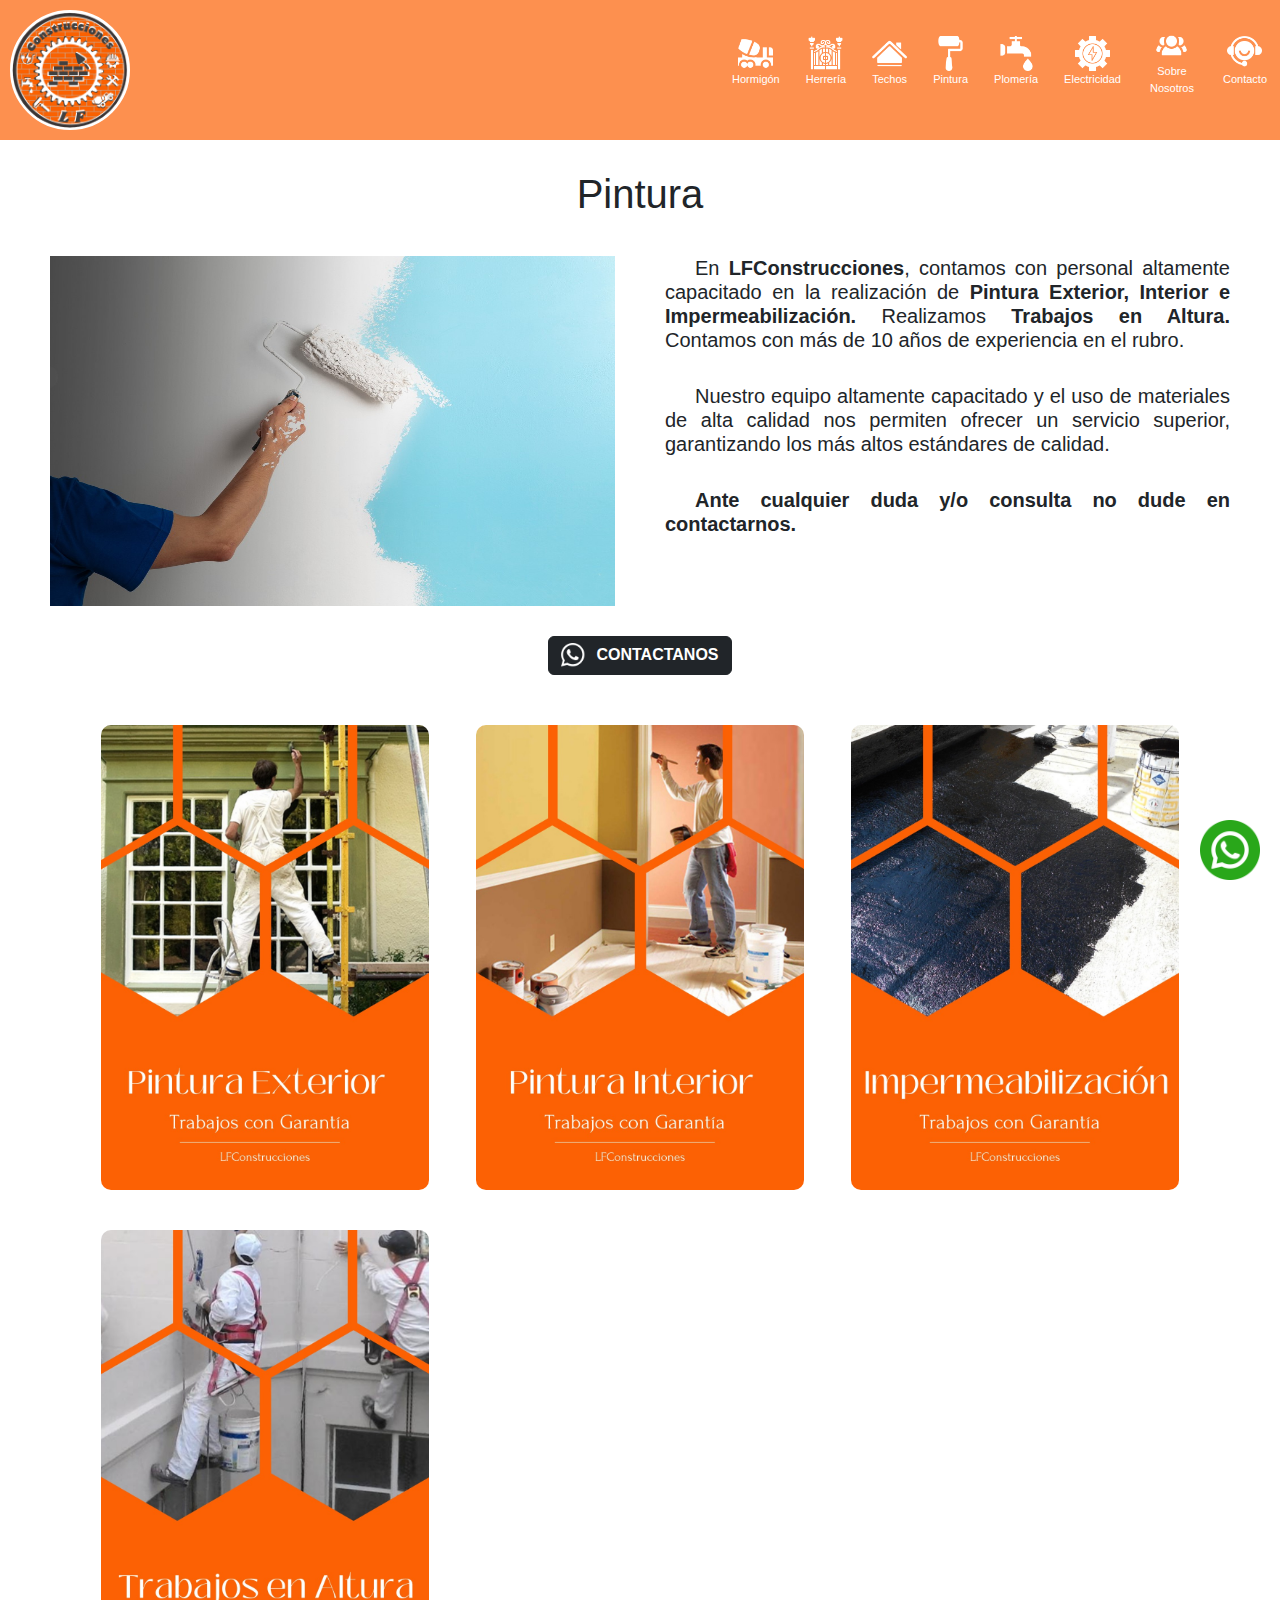
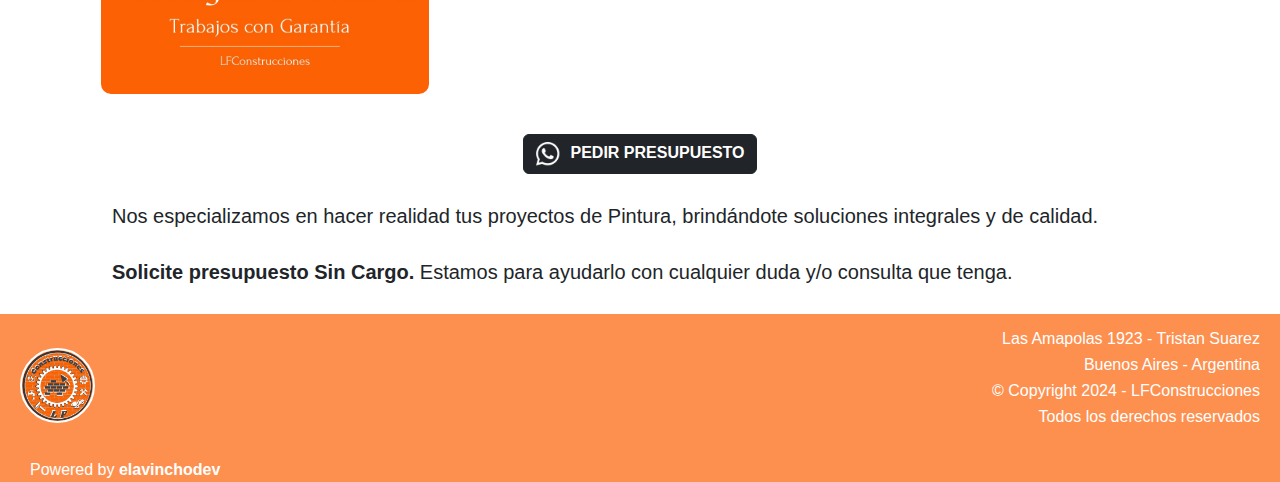
<file: pintura.html>
<!DOCTYPE html>
<html lang="en">

<head>
    <meta charset="UTF-8">
    <meta name="viewport" content="width=device-width, initial-scale=1.0">
    <title>LFConstrucciones</title>
    <!-- Favicon-->
    <link rel="icon" type="icon" href="/img/logo.ico"/>
    <link rel="stylesheet" href="https://cdnjs.cloudflare.com/ajax/libs/animate.css/4.1.1/animate.min.css"/>
    <link href="https://cdn.jsdelivr.net/npm/bootstrap@5.3.3/dist/css/bootstrap.min.css" rel="stylesheet"
        integrity="sha384-QWTKZyjpPEjISv5WaRU9OFeRpok6YctnYmDr5pNlyT2bRjXh0JMhjY6hW+ALEwIH" crossorigin="anonymous">

    <link rel="stylesheet" href="/css/estilos.css">
</head>

<body>
    <!-- <<< ----------- * ----------- Header PC ----------- * ----------- >>> -->
    <header class="header">

        <!-- <<< ----------- Logo ----------- >>> -->
        <div class="mr10">
            <a href="/index.html"><img class="img-logo" src="/img/logo-ok.png" alt="logo"></a>
        </div>
        <!-- <<< ----------- Fin Logo ----------- >>> -->

        <!-- <<< ----------- Menu ----------- >>> -->
        <div class="menu">

            <div class="dropdown">
                <div class="btn dropdown" type="button" data-bs-toggle="dropdown" aria-expanded="false">
                    <img class="img-ico" src="/img/iconos/hormigonera.png" alt="hormigonera">
                    <p class="text-menu">Hormigón</p>
                </div>
                <ul class="dropdown-menu">
                    <li><a class="dropdown-item" href="/hormigon.html"><b>Hormigón</b></a></li>
                    <li><a class="dropdown-item" href="/hormigon.html#losas">Losas</a></li>
                    <li><a class="dropdown-item" href="/hormigon.html#encadenado">Encadenados</a></li>
                    <li><a class="dropdown-item" href="/hormigon.html#vigas">Vigas</a></li>
                    <li><a class="dropdown-item" href="/hormigon.html#columnas">Columnas</a></li>
                    <li><a class="dropdown-item" href="/hormigon.html#viguetas">Viguetas</a></li>
                    <li><a class="dropdown-item" href="/hormigon.html#escaleras">Escaleras</a></li>
                    <li><a class="dropdown-item" href="/hormigon.html#tabiques">Tabiques</a></li>
                    <li><a class="dropdown-item" href="/hormigon.html#troncos">Troncos</a></li>
                    <li><a class="dropdown-item" href="/hormigon.html#zapatas">Zapatas</a></li>
                </ul>
            </div>

            <div class="dropdown">
                <div class="btn dropdown" type="button" data-bs-toggle="dropdown" aria-expanded="false">
                    <img class="img-ico" src="/img/iconos/porton.png" alt="porton">
                    <p class="text-menu">Herrería</p>
                </div>
                <ul class="dropdown-menu">
                    <li><a class="dropdown-item" href="/herreria.html"><b>Herrería</b></a></li>
                    <li><a class="dropdown-item" href="/herreria.html#portones">Portones</a></li>
                    <li><a class="dropdown-item" href="/herreria.html#rejas">Rejas</a></li>
                    <li><a class="dropdown-item" href="/herreria.html#escaleras">Escaleras</a></li>
                    <li><a class="dropdown-item" href="/herreria.html#pergolas">Pérgolas</a></li>
                    <li><a class="dropdown-item" href="/herreria.html#parrillas">Parrillas</a></li>
                    <li><a class="dropdown-item" href="/herreria.html#puerta-parrilla">Puertas de Parrilla</a></li>
                    <li><a class="dropdown-item" href="/herreria.html#cestos">Cestos de Residuos</a></li>
                </ul>
            </div>

            <div class="dropdown">
                <div class="btn dropdown" type="button" data-bs-toggle="dropdown" aria-expanded="false">
                    <img class="img-ico" src="/img/iconos/techo.png" alt="techo">
                    <p class="text-menu">Techos</p>
                </div>
                <ul class="dropdown-menu">
                    <li><a class="dropdown-item" href="/techos.html"><b>Techos</b></a></li>
                    <li><a class="dropdown-item" href="/techos.html#tejas">Teja</a></li>
                    <li><a class="dropdown-item" href="/techos.html#chapa">Chapa</a></li>
                </ul>
            </div>

            <div class="dropdown">
                <div class="btn dropdown" type="button" data-bs-toggle="dropdown" aria-expanded="false">
                    <img class="img-ico" src="/img/iconos/brocha.png" alt="brocha">
                    <p class="text-menu">Pintura</p>
                </div>
                <ul class="dropdown-menu">
                    <li><a class="dropdown-item" href="/pintura.html"><b>Pintura</b></a></li>
                    <li><a class="dropdown-item" href="/pintura.html#exterior">Exterior</a></li>
                    <li><a class="dropdown-item" href="/pintura.html#interior">Interior</a></li>
                    <li><a class="dropdown-item" href="/pintura.html#impermeabilizacion">Impermeabilización</a></li>
                    <li><a class="dropdown-item" href="/pintura.html#altura">Trabajos en Altura</a></li>
                </ul>
            </div>

            <div class="dropdown">
                <div class="btn dropdown" type="button" data-bs-toggle="dropdown" aria-expanded="false">
                    <img class="img-ico" src="/img/iconos/grifo.png" alt="grifo">
                    <p class="text-menu">Plomería</p>
                </div>
                <ul class="dropdown-menu">
                    <li><a class="dropdown-item" href="/plomeria.html"><b>Plomería</b></a></li>
                    <li><a class="dropdown-item" href="/plomeria.html#tanques">Tanques</a></li>
                    <li><a class="dropdown-item" href="/plomeria.html#cisternas">Cisternas</a></li>
                    <li><a class="dropdown-item" href="/plomeria.html#centrifugas">Bombas Centrifugas</a></li>
                    <li><a class="dropdown-item" href="/plomeria.html#presurizadoras">Bombas Presurizadoras</a></li>
                    <li><a class="dropdown-item" href="/plomeria.html#bajadas">Bajadas de Tanque</a></li>
                    <li><a class="dropdown-item" href="/plomeria.html"><b>Instalaciones Sanitarias</b></a></li>
                    <li><a class="dropdown-item" href="/plomeria.html#inodoros">Inodoros</a></li>
                    <li><a class="dropdown-item" href="/plomeria.html#bachas">Bachas</a></li>
                    <li><a class="dropdown-item" href="/plomeria.html#bidets">Bidets</a></li>
                    <li><a class="dropdown-item" href="/plomeria.html#lavaderos">Lavaderos</a></li>
                    <li><a class="dropdown-item" href="/plomeria.html#griferias">Griferías</a></li>
                </ul>
            </div>

            <div class="dropdown">
                <div class="btn dropdown" type="button" data-bs-toggle="dropdown" aria-expanded="false">
                    <img class="img-ico" src="/img/iconos/electricidad.png" alt="electricidad">
                    <p class="text-menu">Electricidad</p>
                </div>
                <ul class="dropdown-menu">
                    <li><a class="dropdown-item" href="/electricidad.html"><b>Electricidad</b></a></li>
                    <li><a class="dropdown-item" href="/electricidad.html#luminarias">Luminarias</a></li>
                    <li><a class="dropdown-item" href="/electricidad.html#tomas">Toma Corriente</a></li>
                    <li><a class="dropdown-item" href="/electricidad.html#tableros">Tableros</a></li>
                    <li><a class="dropdown-item" href="/electricidad.html#porteros">Porteros Eléctricos</a></li>
                    <li><a class="dropdown-item" href="/electricidad.html#termotanques">Termotanques</a></li>
                    <li><a class="dropdown-item" href="/electricidad.html#ventiladores">Ventiladores de Techo</a></li>
                    <li><a class="dropdown-item" href="/electricidad.html#aires">Aire Acondicionado</a></li>
                </ul>
            </div>
            <!-- <div class="btn dropdown">
                <a href="/galeria.html">
                    <img class="img-ico" src="/img/iconos/galeria.png" alt="galeria">
                    <p class="text-menu">Galería</p>
                </a>
            </div> -->
            <div class="btn dropdown">
                <a href="/sobreNosotros.html">
                    <img class="img-ico" src="/img/iconos/nosotros.png" alt="nosotros">
                    <p class="mw50 text-menu">Sobre Nosotros</p>
                </a>
            </div>
            <div class="btn dropdown">
                <a href="/contacto.html">
                    <img class="img-ico" src="/img/iconos/atcliente.png" alt="atcliente">
                    <p class="text-menu">Contacto</p>
                </a>
            </div>
        </div>
        <!-- <<< ----------- Fin Menu ----------- >>> -->
    </header>

    <!-- <<< ----------- * ----------- Fin Header PC ----------- * ----------- >>> -->

    <!-- <<< ----------- * ----------- Header Celular ----------- * ----------- >>> -->

    <!-- <<< ----------- Menu Hamburguesa ----------- >>> -->

    <header class="menu-hamburguesa">
        <!-- <<< ----------- Logo ----------- >>> -->
        <a href="/index.html"><img class="img-logo mr10" src="img/logo-ok.png" alt="logo"></a>
        <!-- <<< ----------- Fin Logo ----------- >>> -->

        <!-- <<< ----------- Boton Menu Hamburguesa ----------- >>> -->
        <button id="abrir" class="abrir-menu"><img class="img-abrir mr20" src="/img/iconos/menu.png"
                alt="menu"></button>
        <nav class="nav" id="nav">
            <button id="cerrar" class="cerrar-menu"><img class="img-cerrar" src="/img/iconos/cerrar.png"
                    alt="cerrar"></button>
            <ul class="nav-list">
                <li><a href="/index.html" class="dos-columnas"><img class="img-ico" src="/img/iconos/inicio.png"
                            alt="inicio">Inicio</a></li>
                <li><a href="/hormigon.html" class="dos-columnas"><img class="img-ico" src="/img/iconos/hormigonera.png"
                            alt="hormigonera">Hormigón</a></li>
                <li><a href="/herreria.html" class="dos-columnas"><img class="img-ico" src="/img/iconos/porton.png"
                            alt="porton">Herrería</a></li>
                <li><a href="/techos.html" class="dos-columnas"><img class="img-ico" src="/img/iconos/techo.png"
                            alt="techo">Techos</a></li>
                <li><a href="/pintura.html" class="dos-columnas"><img class="img-ico" src="/img/iconos/brocha.png"
                            alt="brocha">Pintura</a></li>
                <li><a href="/plomeria.html" class="dos-columnas"><img class="img-ico" src="/img/iconos/grifo.png"
                            alt="grifo">Plomería</a></li>
                <li><a href="/electricidad.html" class="dos-columnas"><img class="img-ico"
                            src="/img/iconos/electricidad.png" alt="electricidad">Electricidad</a></li>
                <!-- <li><a href="/galeria.html" class="dos-columnas"><img class="img-ico" src="/img/iconos/galeria.png"
                            alt="galeria">Galería</a></li> -->
                <li><a href="/sobreNosotros.html" class="dos-columnas"><img class="img-ico"
                            src="/img/iconos/nosotros.png" alt="nosotros">Sobre Nosotros</a></li>
                <li><a href="/contacto.html" class="dos-columnas"><img class="img-ico" src="/img/iconos/atcliente.png"
                            alt="atcliente">Contacto</a></li>
            </ul>
        </nav>
        <!-- <<< ----------- Fin Boton Menu Hamburguesa ----------- >>> -->
    </header>
    <!-- <<< ----------- Fin Menu Hamburguesa ----------- >>> -->

    <!-- <<< ----------- * ----------- Fin Header Celular ----------- * ----------- >>> -->

    <main>


        <h1 class="centrado mrt30">Pintura</h1>

        <!-- Presentación -->
        <div class="w-100">
            <div class="cont-presentacion">

                <!-- Imagen Principal -->
                <div class="centrado mrt30">
                    <img class="img-principal animate__animated animate__bounceInLeft" src="/img/pintura.jpg" alt="img-principal">
                </div>
                <!-- Fin Imagen Principal -->

                <div class="presentacion mrt30 animate__animated animate__bounceInRight">
                    <h5 class="text-indent justify">En <b>LFConstrucciones</b>, contamos con personal altamente
                        capacitado en la realización de <b>Pintura Exterior, Interior e Impermeabilización.</b>
                        Realizamos <b>Trabajos en Altura.</b> Contamos con más de
                        10 años de experiencia en el rubro.</h5>
                    <br>
                    <h5 class="text-indent justify">Nuestro equipo altamente capacitado y el uso de materiales 
                        de
                        alta calidad nos permiten ofrecer un servicio superior, garantizando los más altos estándares
                        de
                        calidad.</h5>
                    <br>
                    <h5 class="text-indent justify"><b>Ante cualquier duda y/o consulta no dude en contactarnos.</b>
                    </h5>
                </div>
            </div>
            <!-- Fin Presentación -->

            <!-- btn Contactanos -->
            <div class="centrado mrt30">
                <a class="btn btn-dark"
                    href="https://api.whatsapp.com/send?phone=5491162808114&text=%20[Web]%20Hola%2C%20quisiera%20pedir%20un%20presupuesto"
                    target="_blank"><img class="ico" src="/img/iconos/whatsapp.png"
                        alt="whatsapp"><b>CONTACTANOS</b></a>
            </div>
            <!-- Fin btn Contactanos -->

            <div class="container mrt30">

                <!-- Cards -->
                <div class="contenedor-cards mrt30">
                    <div class="centrado cards">
                        <div class="mr10" id="exterior">
                            <img class="img-tarjetas mrt10" src="/img/pintura/exterior.png" alt="exterior">
                        </div>
                        <div class="mr10" id="interior">
                            <img class="img-tarjetas mrt10" src="/img/pintura/interior.png" alt="interior">
                        </div>
                        <div class="mr10" id="impermeabilizacion">
                            <img class="img-tarjetas mrt10" src="/img/pintura/impermeabilizacion.png"
                                alt="impermeabilizacion">
                        </div>
                        <div class="mr10" id="altura">
                            <img class="img-tarjetas mrt10" src="/img/pintura/altura.png" alt="altrura">
                        </div>
                    </div>
                </div>


                <!-- Fin Cards -->

                <!-- btn Pedir Presupuesto -->
                <div class="centrado mrt30">
                    <a class="btn btn-dark"
                        href="https://api.whatsapp.com/send?phone=5491162808114&text=%20[Web]%20Hola%2C%20quisiera%20pedir%20un%20presupuesto"
                        target="_blank"><img class="ico" src="/img/iconos/whatsapp.png" alt="whatsapp"><b>PEDIR
                            PRESUPUESTO</b></a>
                </div>
                <!-- Fin btn Pedir Presupuesto -->

                <div class="presentacion mrt30">
                    <h5 class="text-indent justify">Nos especializamos en hacer realidad tus proyectos de Pintura,
                        brindándote soluciones integrales y de calidad.</h5>
                    <br>
                    <h5 class="text-indent justify"><b>Solicite presupuesto Sin Cargo.</b> Estamos para ayudarlo con
                        cualquier duda y/o consulta que tenga.</h5>
                </div>
            </div>
        </div>

        <!-- WhatsApp Fixed -->
        <a href="https://api.whatsapp.com/send?phone=5491162808114&text=%20[Web]%20Hola%2C%20quisiera%20pedir%20un%20presupuesto"
            target="_blank"><img class="img-wst-green" src="/img/whatsapp-green.png" alt="whatsapp"></a>
        <!-- Fin WhatsApp Fixed -->

    </main>

    <!-- <<< ----------- * ----------- Fin Main ----------- * ----------- >>> -->

    <!-- <<< ----------- * ----------- Footer ----------- * ----------- >>> -->
    <footer>
        <div class="footer mrt30">
            <div class="mr20">
                <a href="/index.html"><img class="logo-footer" src="/img/logo-ok.png" alt="logo"></a>
            </div>
            <div class="text-footer mr20">
                <p>Las Amapolas 1923 - Tristan Suarez</p>
                <p>Buenos Aires - Argentina</p>
                <p>© Copyright 2024 - LFConstrucciones</p>
                <p>Todos los derechos reservados</p>
            </div>
        </div>
        <div class="contenedor-dev">
            <a class="dev" target="_blank" href="https://elavinchoweb.netlify.app/">Powered by <b>elavinchodev</b></a>
        </div>

    </footer>
    <!-- <<< ----------- * ----------- Fin Footer ----------- * ----------- >>> -->

    <script src="/js/script.js"></script>

    <script src="https://cdn.jsdelivr.net/npm/bootstrap@5.3.3/dist/js/bootstrap.bundle.min.js"
        integrity="sha384-YvpcrYf0tY3lHB60NNkmXc5s9fDVZLESaAA55NDzOxhy9GkcIdslK1eN7N6jIeHz"
        crossorigin="anonymous"></script>


</body>

</html>
</file>
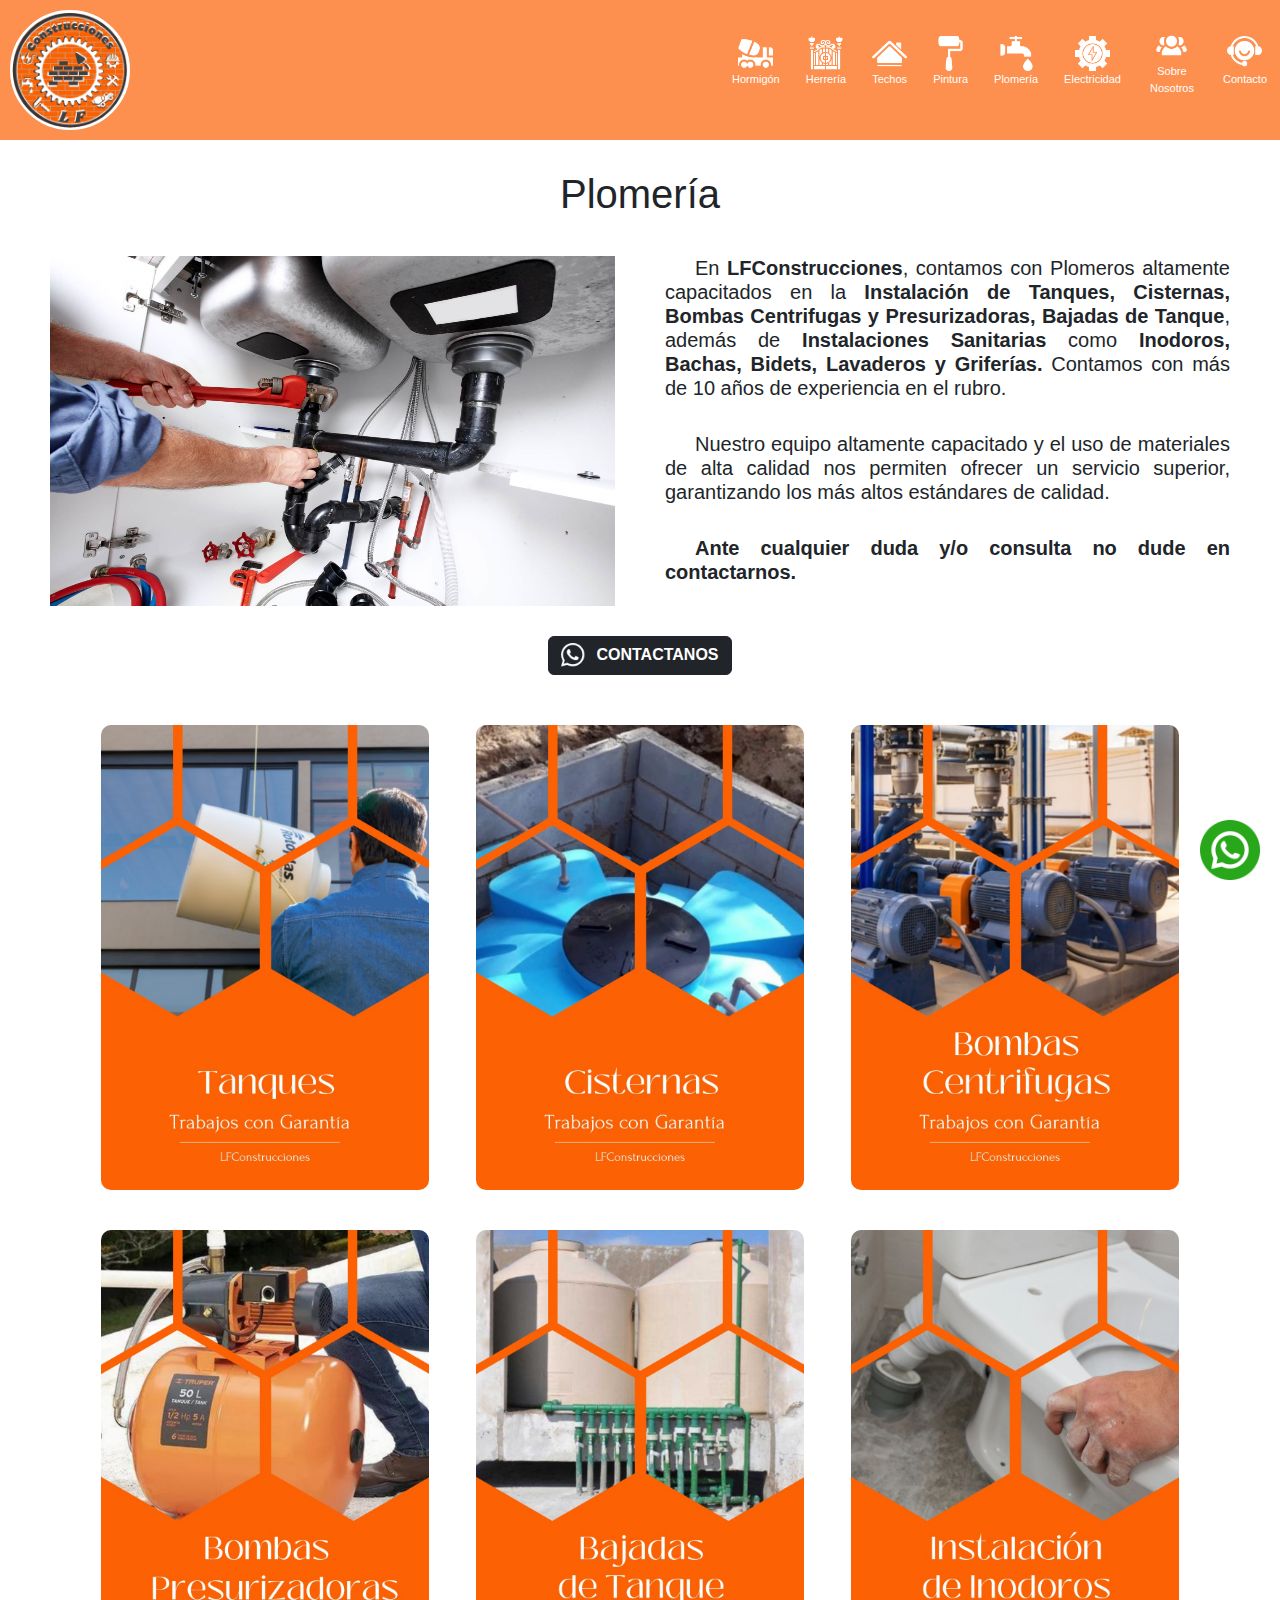
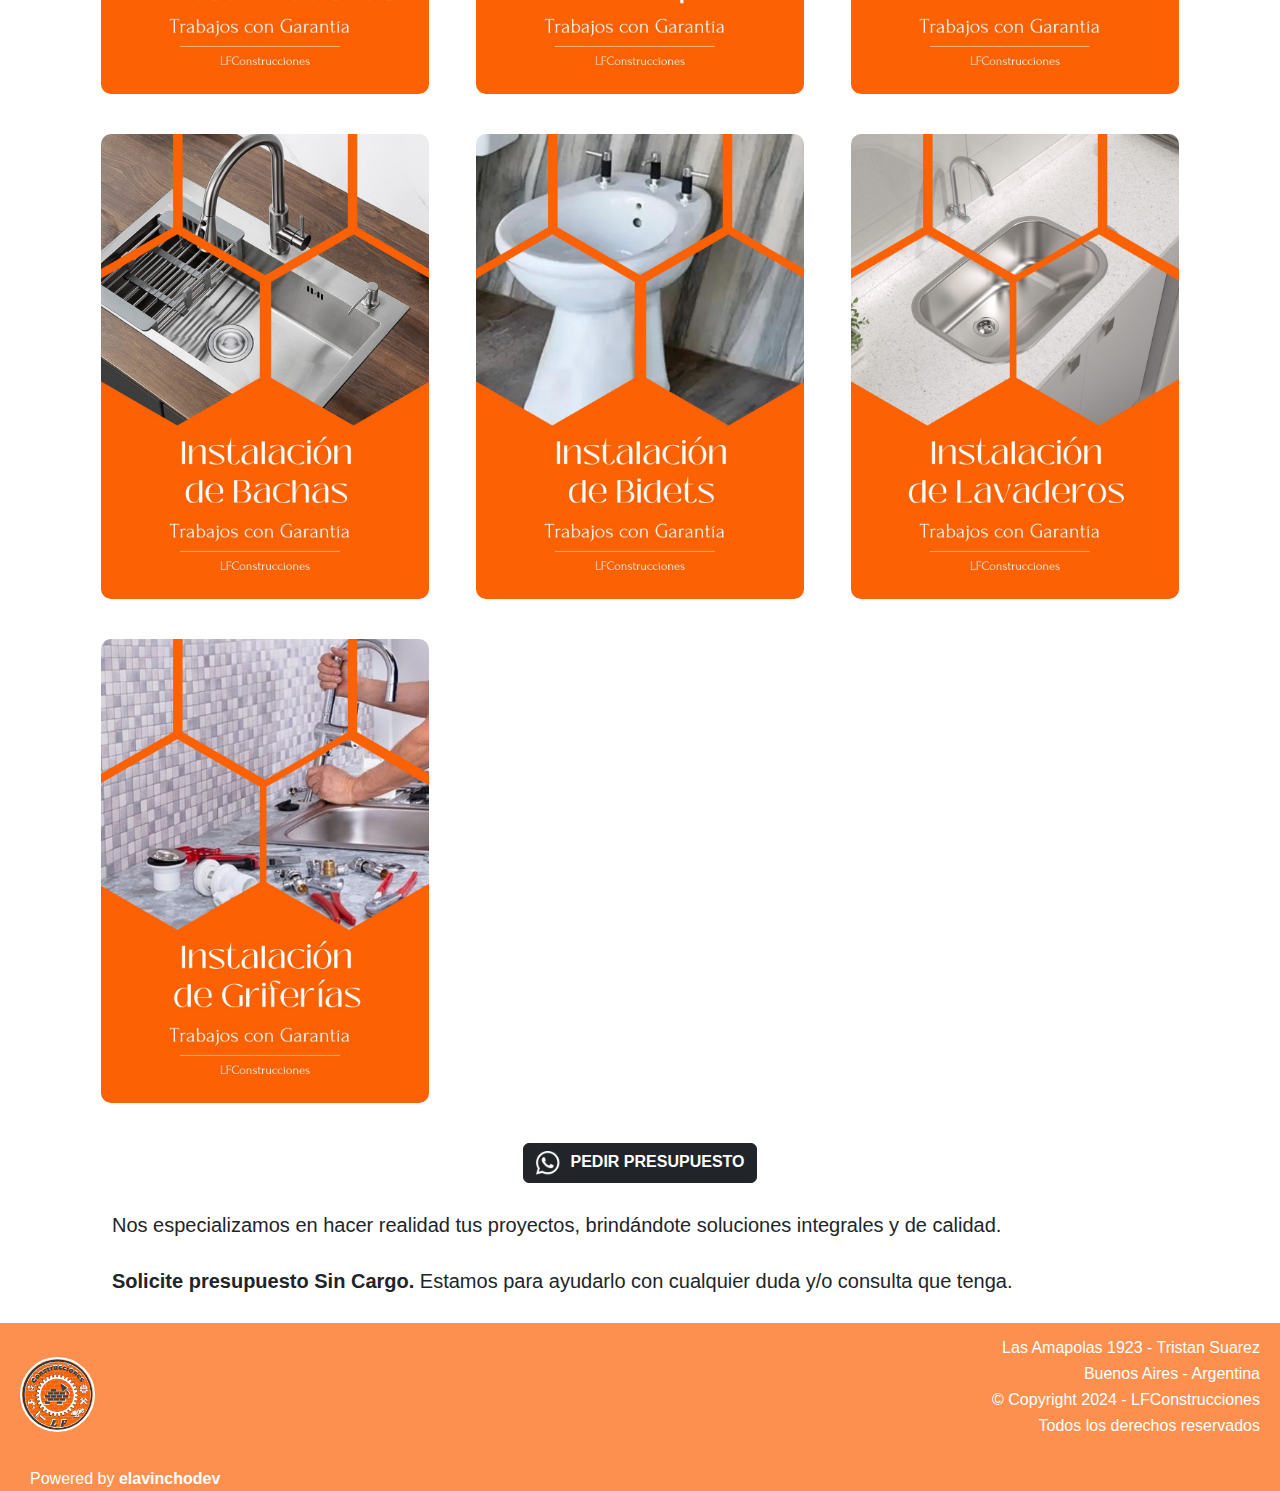
<file: plomeria.html>
<!DOCTYPE html>
<html lang="en">

<head>
    <meta charset="UTF-8">
    <meta name="viewport" content="width=device-width, initial-scale=1.0">
    <title>LFConstrucciones</title>
    <!-- Favicon-->
    <link rel="icon" type="icon" href="/img/logo.ico"/>
    <link rel="stylesheet" href="https://cdnjs.cloudflare.com/ajax/libs/animate.css/4.1.1/animate.min.css"/>
    <link href="https://cdn.jsdelivr.net/npm/bootstrap@5.3.3/dist/css/bootstrap.min.css" rel="stylesheet"
        integrity="sha384-QWTKZyjpPEjISv5WaRU9OFeRpok6YctnYmDr5pNlyT2bRjXh0JMhjY6hW+ALEwIH" crossorigin="anonymous">

    <link rel="stylesheet" href="/css/estilos.css">
</head>

<body>
    <!-- <<< ----------- * ----------- Header PC ----------- * ----------- >>> -->
    <header class="header">

        <!-- <<< ----------- Logo ----------- >>> -->
        <div class="mr10">
            <a href="/index.html"><img class="img-logo" src="/img/logo-ok.png" alt="logo"></a>
        </div>
        <!-- <<< ----------- Fin Logo ----------- >>> -->

        <!-- <<< ----------- Menu ----------- >>> -->
        <div class="menu">

            <div class="dropdown">
                <div class="btn dropdown" type="button" data-bs-toggle="dropdown" aria-expanded="false">
                    <img class="img-ico" src="/img/iconos/hormigonera.png" alt="hormigonera">
                    <p class="text-menu">Hormigón</p>
                </div>
                <ul class="dropdown-menu">
                    <li><a class="dropdown-item" href="/hormigon.html"><b>Hormigón</b></a></li>
                    <li><a class="dropdown-item" href="/hormigon.html#losas">Losas</a></li>
                    <li><a class="dropdown-item" href="/hormigon.html#encadenado">Encadenados</a></li>
                    <li><a class="dropdown-item" href="/hormigon.html#vigas">Vigas</a></li>
                    <li><a class="dropdown-item" href="/hormigon.html#columnas">Columnas</a></li>
                    <li><a class="dropdown-item" href="/hormigon.html#viguetas">Viguetas</a></li>
                    <li><a class="dropdown-item" href="/hormigon.html#escaleras">Escaleras</a></li>
                    <li><a class="dropdown-item" href="/hormigon.html#tabiques">Tabiques</a></li>
                    <li><a class="dropdown-item" href="/hormigon.html#troncos">Troncos</a></li>
                    <li><a class="dropdown-item" href="/hormigon.html#zapatas">Zapatas</a></li>
                </ul>
            </div>

            <div class="dropdown">
                <div class="btn dropdown" type="button" data-bs-toggle="dropdown" aria-expanded="false">
                    <img class="img-ico" src="/img/iconos/porton.png" alt="porton">
                    <p class="text-menu">Herrería</p>
                </div>
                <ul class="dropdown-menu">
                    <li><a class="dropdown-item" href="/herreria.html"><b>Herrería</b></a></li>
                    <li><a class="dropdown-item" href="/herreria.html#portones">Portones</a></li>
                    <li><a class="dropdown-item" href="/herreria.html#rejas">Rejas</a></li>
                    <li><a class="dropdown-item" href="/herreria.html#escaleras">Escaleras</a></li>
                    <li><a class="dropdown-item" href="/herreria.html#pergolas">Pérgolas</a></li>
                    <li><a class="dropdown-item" href="/herreria.html#parrillas">Parrillas</a></li>
                    <li><a class="dropdown-item" href="/herreria.html#puerta-parrilla">Puertas de Parrilla</a></li>
                    <li><a class="dropdown-item" href="/herreria.html#cestos">Cestos de Residuos</a></li>
                </ul>
            </div>

            <div class="dropdown">
                <div class="btn dropdown" type="button" data-bs-toggle="dropdown" aria-expanded="false">
                    <img class="img-ico" src="/img/iconos/techo.png" alt="techo">
                    <p class="text-menu">Techos</p>
                </div>
                <ul class="dropdown-menu">
                    <li><a class="dropdown-item" href="/techos.html"><b>Techos</b></a></li>
                    <li><a class="dropdown-item" href="/techos.html#tejas">Teja</a></li>
                    <li><a class="dropdown-item" href="/techos.html#chapa">Chapa</a></li>
                </ul>
            </div>

            <div class="dropdown">
                <div class="btn dropdown" type="button" data-bs-toggle="dropdown" aria-expanded="false">
                    <img class="img-ico" src="/img/iconos/brocha.png" alt="brocha">
                    <p class="text-menu">Pintura</p>
                </div>
                <ul class="dropdown-menu">
                    <li><a class="dropdown-item" href="/pintura.html"><b>Pintura</b></a></li>
                    <li><a class="dropdown-item" href="/pintura.html#exterior">Exterior</a></li>
                    <li><a class="dropdown-item" href="/pintura.html#interior">Interior</a></li>
                    <li><a class="dropdown-item" href="/pintura.html#impermeabilizacion">Impermeabilización</a></li>
                    <li><a class="dropdown-item" href="/pintura.html#altura">Trabajos en Altura</a></li>
                </ul>
            </div>

            <div class="dropdown">
                <div class="btn dropdown" type="button" data-bs-toggle="dropdown" aria-expanded="false">
                    <img class="img-ico" src="/img/iconos/grifo.png" alt="grifo">
                    <p class="text-menu">Plomería</p>
                </div>
                <ul class="dropdown-menu">
                    <li><a class="dropdown-item" href="/plomeria.html"><b>Plomería</b></a></li>
                    <li><a class="dropdown-item" href="/plomeria.html#tanques">Tanques</a></li>
                    <li><a class="dropdown-item" href="/plomeria.html#cisternas">Cisternas</a></li>
                    <li><a class="dropdown-item" href="/plomeria.html#centrifugas">Bombas Centrifugas</a></li>
                    <li><a class="dropdown-item" href="/plomeria.html#presurizadoras">Bombas Presurizadoras</a></li>
                    <li><a class="dropdown-item" href="/plomeria.html#bajadas">Bajadas de Tanque</a></li>
                    <li><a class="dropdown-item" href="/plomeria.html"><b>Instalaciones Sanitarias</b></a></li>
                    <li><a class="dropdown-item" href="/plomeria.html#inodoros">Inodoros</a></li>
                    <li><a class="dropdown-item" href="/plomeria.html#bachas">Bachas</a></li>
                    <li><a class="dropdown-item" href="/plomeria.html#bidets">Bidets</a></li>
                    <li><a class="dropdown-item" href="/plomeria.html#lavaderos">Lavaderos</a></li>
                    <li><a class="dropdown-item" href="/plomeria.html#griferias">Griferías</a></li>
                </ul>
            </div>

            <div class="dropdown">
                <div class="btn dropdown" type="button" data-bs-toggle="dropdown" aria-expanded="false">
                    <img class="img-ico" src="/img/iconos/electricidad.png" alt="electricidad">
                    <p class="text-menu">Electricidad</p>
                </div>
                <ul class="dropdown-menu">
                    <li><a class="dropdown-item" href="/electricidad.html"><b>Electricidad</b></a></li>
                    <li><a class="dropdown-item" href="/electricidad.html#luminarias">Luminarias</a></li>
                    <li><a class="dropdown-item" href="/electricidad.html#tomas">Toma Corriente</a></li>
                    <li><a class="dropdown-item" href="/electricidad.html#tableros">Tableros</a></li>
                    <li><a class="dropdown-item" href="/electricidad.html#porteros">Porteros Eléctricos</a></li>
                    <li><a class="dropdown-item" href="/electricidad.html#termotanques">Termotanques</a></li>
                    <li><a class="dropdown-item" href="/electricidad.html#ventiladores">Ventiladores de Techo</a></li>
                    <li><a class="dropdown-item" href="/electricidad.html#aires">Aire Acondicionado</a></li>
                </ul>
            </div>
            <!-- <div class="btn dropdown">
            <a href="/galeria.html">
                <img class="img-ico" src="/img/iconos/galeria.png" alt="galeria">
                <p class="text-menu">Galería</p>
            </a>
        </div> -->
            <div class="btn dropdown">
                <a href="/sobreNosotros.html">
                    <img class="img-ico" src="/img/iconos/nosotros.png" alt="nosotros">
                    <p class="mw50 text-menu">Sobre Nosotros</p>
                </a>
            </div>
            <div class="btn dropdown">
                <a href="/contacto.html">
                    <img class="img-ico" src="/img/iconos/atcliente.png" alt="atcliente">
                    <p class="text-menu">Contacto</p>
                </a>
            </div>
        </div>
        <!-- <<< ----------- Fin Menu ----------- >>> -->
    </header>

    <!-- <<< ----------- * ----------- Fin Header PC ----------- * ----------- >>> -->

    <!-- <<< ----------- * ----------- Header Celular ----------- * ----------- >>> -->

    <!-- <<< ----------- Menu Hamburguesa ----------- >>> -->

    <header class="menu-hamburguesa">
        <!-- <<< ----------- Logo ----------- >>> -->
        <a href="/index.html"><img class="img-logo mr10" src="img/logo-ok.png" alt="logo"></a>
        <!-- <<< ----------- Fin Logo ----------- >>> -->

        <!-- <<< ----------- Boton Menu Hamburguesa ----------- >>> -->
        <button id="abrir" class="abrir-menu"><img class="img-abrir mr20" src="/img/iconos/menu.png"
                alt="menu"></button>
        <nav class="nav" id="nav">
            <button id="cerrar" class="cerrar-menu"><img class="img-cerrar" src="/img/iconos/cerrar.png"
                    alt="cerrar"></button>
            <ul class="nav-list">
                <li><a href="/index.html" class="dos-columnas"><img class="img-ico" src="/img/iconos/inicio.png"
                            alt="inicio">Inicio</a></li>
                <li><a href="/hormigon.html" class="dos-columnas"><img class="img-ico" src="/img/iconos/hormigonera.png"
                            alt="hormigonera">Hormigón</a></li>
                <li><a href="/herreria.html" class="dos-columnas"><img class="img-ico" src="/img/iconos/porton.png"
                            alt="porton">Herrería</a></li>
                <li><a href="/techos.html" class="dos-columnas"><img class="img-ico" src="/img/iconos/techo.png"
                            alt="techo">Techos</a></li>
                <li><a href="/pintura.html" class="dos-columnas"><img class="img-ico" src="/img/iconos/brocha.png"
                            alt="brocha">Pintura</a></li>
                <li><a href="/plomeria.html" class="dos-columnas"><img class="img-ico" src="/img/iconos/grifo.png"
                            alt="grifo">Plomería</a></li>
                <li><a href="/electricidad.html" class="dos-columnas"><img class="img-ico"
                            src="/img/iconos/electricidad.png" alt="electricidad">Electricidad</a></li>
                <!-- <li><a href="/galeria.html" class="dos-columnas"><img class="img-ico" src="/img/iconos/galeria.png"
                            alt="galeria">Galería</a></li> -->
                <li><a href="/sobreNosotros.html" class="dos-columnas"><img class="img-ico"
                            src="/img/iconos/nosotros.png" alt="nosotros">Sobre Nosotros</a></li>
                <li><a href="/contacto.html" class="dos-columnas"><img class="img-ico" src="/img/iconos/atcliente.png"
                            alt="atcliente">Contacto</a></li>
            </ul>
        </nav>
        <!-- <<< ----------- Fin Boton Menu Hamburguesa ----------- >>> -->
    </header>
    <!-- <<< ----------- Fin Menu Hamburguesa ----------- >>> -->

    <!-- <<< ----------- * ----------- Fin Header Celular ----------- * ----------- >>> -->

    <main>
        <h1 class="centrado mrt30">Plomería</h1>

        <!-- Presentación -->
        <div class="w-100">
            <div class="cont-presentacion">

                <!-- Imagen Principal -->
                <div class="centrado mrt30">
                    <img class="img-principal animate__animated animate__bounceInLeft" src="/img/fontaneria.jpeg" alt="img-principal">
                </div>
                <!-- Fin Imagen Principal -->

                <div class="presentacion mrt30 animate__animated animate__bounceInRight">
                    <h5 class="text-indent justify">En <b>LFConstrucciones</b>, contamos con Plomeros altamente
                        capacitados en la <b>Instalación de Tanques, Cisternas, Bombas Centrifugas y Presurizadoras,
                            Bajadas de Tanque</b>, además de <b>Instalaciones Sanitarias</b> como <b>Inodoros,
                            Bachas, Bidets, Lavaderos y Griferías.</b> Contamos con más de
                        10 años de experiencia en el rubro.</h5>
                    <br>
                    <h5 class="text-indent justify">Nuestro equipo altamente capacitado y el uso de materiales
                        de
                        alta calidad nos permiten ofrecer un servicio superior, garantizando los más altos
                        estándares
                        de
                        calidad.</h5>
                    <br>
                    <h5 class="text-indent justify"><b>Ante cualquier duda y/o consulta no dude en contactarnos.</b>
                </div>
            </div>
            <!-- Fin Presentación -->

            <!-- btn Contactanos -->
            <div class="centrado mrt30">
                <a class="btn btn-dark"
                    href="https://api.whatsapp.com/send?phone=5491162808114&text=%20[Web]%20Hola%2C%20quisiera%20pedir%20un%20presupuesto"
                    target="_blank"><img class="ico" src="/img/iconos/whatsapp.png"
                        alt="whatsapp"><b>CONTACTANOS</b></a>
            </div>
            <!-- Fin btn Contactanos -->

            <div class="container">
                <!-- Cards -->
                <div class="contenedor-cards mrt30">
                    <div class="centrado cards">
                        <div class="mr10" id="tanques">
                            <img class="img-tarjetas mrt10" src="/img/plomeria/tanques.png" alt="tanques">
                        </div>
                        <div class="mr10" id="cisternas">
                            <img class="img-tarjetas mrt10" src="/img/plomeria/cisternas.png" alt="cisternas">
                        </div>
                        <div class="mr10" id="centrifugas">
                            <img class="img-tarjetas mrt10" src="/img/plomeria/centrifugas.png" alt="centrifugas">
                        </div>
                        <div class="mr10" id="presurizadoras">
                            <img class="img-tarjetas mrt10" src="/img/plomeria/presurizadoras.png" alt="presurizadoras">
                        </div>
                        <div class="mr10" id="bajadas">
                            <img class="img-tarjetas mrt10" src="/img/plomeria/bajadas.png" alt="bajadas">
                        </div>
                        <div class="mr10" id="inodoros">
                            <img class="img-tarjetas mrt10" src="/img/plomeria/inodoros.png" alt="inodoros">
                        </div>
                        <div class="mr10" id="bachas">
                            <img class="img-tarjetas mrt10" src="/img/plomeria/bachas.png" alt="bachas">
                        </div>
                        <div class="mr10" id="bidets">
                            <img class="img-tarjetas mrt10" src="/img/plomeria/bidets.png" alt="bidets">
                        </div>
                        <div class="mr10" id="lavaderos">
                            <img class="img-tarjetas mrt10" src="/img/plomeria/lavaderos.png" alt="lavaderos">
                        </div>
                        <div class="mr10" id="griferias">
                            <img class="img-tarjetas mrt10" src="/img/plomeria/griferias.png" alt="griferias">
                        </div>
                    </div>
                </div>

                <!-- Fin Cards -->

                <!-- btn Pedir Presupuesto -->
                <div class="centrado mrt30">
                    <a class="btn btn-dark"
                        href="https://api.whatsapp.com/send?phone=5491162808114&text=%20[Web]%20Hola%2C%20quisiera%20pedir%20un%20presupuesto"
                        target="_blank"><img class="ico" src="/img/iconos/whatsapp.png" alt="whatsapp"><b>PEDIR
                            PRESUPUESTO</b></a>
                </div>
                <!-- Fin btn Pedir Presupuesto -->

                <div class="presentacion mrt30">
                    <h5 class="text-indent justify">Nos especializamos en hacer realidad tus proyectos,
                        brindándote soluciones integrales y de calidad.</h5>
                    <br>
                    <h5 class="text-indent justify"><b>Solicite presupuesto Sin Cargo.</b> Estamos para ayudarlo con
                        cualquier duda y/o consulta que tenga.</h5>
                </div>

            </div>
        </div>

        <!-- WhatsApp Fixed -->
        <a href="https://api.whatsapp.com/send?phone=5491162808114&text=%20[Web]%20Hola%2C%20quisiera%20pedir%20un%20presupuesto"
            target="_blank"><img class="img-wst-green" src="/img/whatsapp-green.png" alt="whatsapp"></a>
        <!-- Fin WhatsApp Fixed -->

    </main>

    <!-- <<< ----------- * ----------- Fin Main ----------- * ----------- >>> -->

    <!-- <<< ----------- * ----------- Footer ----------- * ----------- >>> -->
    <footer>
        <div class="footer mrt30">
            <div class="mr20">
                <a href="/index.html"><img class="logo-footer" src="/img/logo-ok.png" alt="logo"></a>
            </div>
            <div class="text-footer mr20">
                <p>Las Amapolas 1923 - Tristan Suarez</p>
                <p>Buenos Aires - Argentina</p>
                <p>© Copyright 2024 - LFConstrucciones</p>
                <p>Todos los derechos reservados</p>
            </div>
        </div>
        <div class="contenedor-dev">
            <a class="dev" target="_blank" href="https://elavinchoweb.netlify.app/">Powered by <b>elavinchodev</b></a>
        </div>

    </footer>
    <!-- <<< ----------- * ----------- Fin Footer ----------- * ----------- >>> -->

    <script src="/js/script.js"></script>

    <script src="https://cdn.jsdelivr.net/npm/bootstrap@5.3.3/dist/js/bootstrap.bundle.min.js"
        integrity="sha384-YvpcrYf0tY3lHB60NNkmXc5s9fDVZLESaAA55NDzOxhy9GkcIdslK1eN7N6jIeHz"
        crossorigin="anonymous"></script>


</body>

</html>
</file>
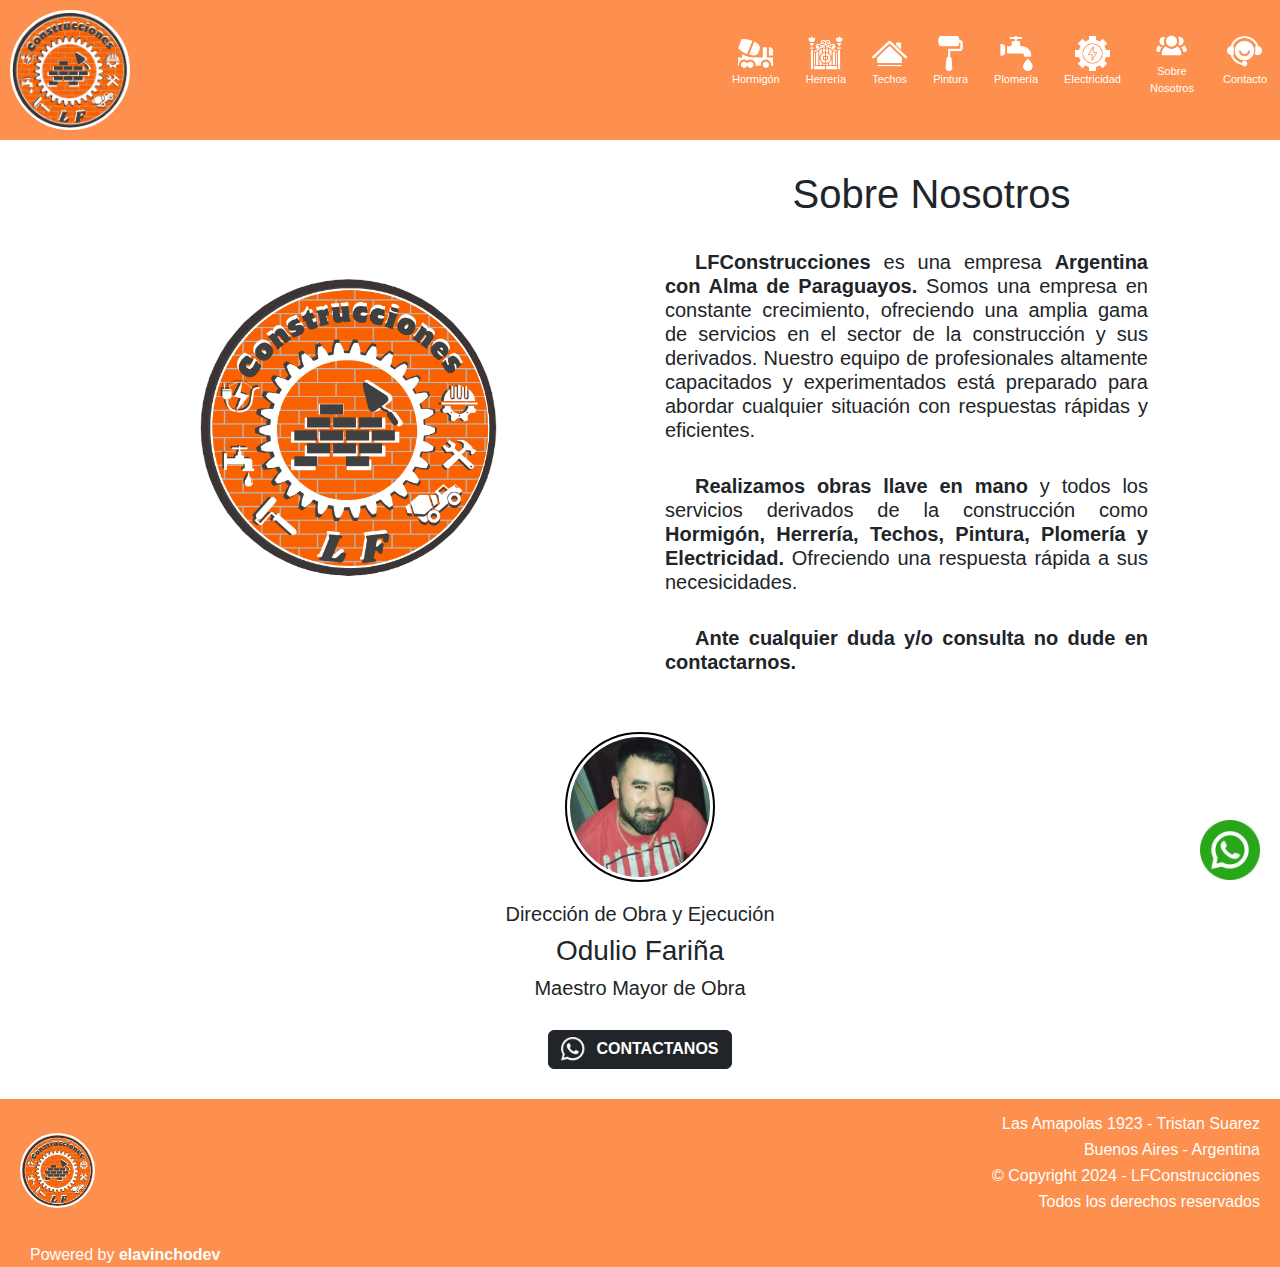
<file: sobreNosotros.html>
<!DOCTYPE html>
<html lang="en">

<head>
    <meta charset="UTF-8">
    <meta name="viewport" content="width=device-width, initial-scale=1.0">
    <title>LFConstrucciones</title>
    <!-- Favicon-->
    <link rel="icon" type="icon" href="/img/logo.ico"/>
    <link rel="stylesheet" href="https://cdnjs.cloudflare.com/ajax/libs/animate.css/4.1.1/animate.min.css"/>
    <link href="https://cdn.jsdelivr.net/npm/bootstrap@5.3.3/dist/css/bootstrap.min.css" rel="stylesheet"
        integrity="sha384-QWTKZyjpPEjISv5WaRU9OFeRpok6YctnYmDr5pNlyT2bRjXh0JMhjY6hW+ALEwIH" crossorigin="anonymous">

    <link rel="stylesheet" href="/css/estilos.css">
</head>

<body>
    <!-- <<< ----------- * ----------- Header PC ----------- * ----------- >>> -->
    <header class="header">

        <!-- <<< ----------- Logo ----------- >>> -->
        <div class="mr10">
            <a href="/index.html"><img class="img-logo" src="/img/logo-ok.png" alt="logo"></a>
        </div>
        <!-- <<< ----------- Fin Logo ----------- >>> -->

        <!-- <<< ----------- Menu ----------- >>> -->
        <div class="menu">

            <div class="dropdown">
                <div class="btn dropdown" type="button" data-bs-toggle="dropdown" aria-expanded="false">
                    <img class="img-ico" src="/img/iconos/hormigonera.png" alt="hormigonera">
                    <p class="text-menu">Hormigón</p>
                </div>
                <ul class="dropdown-menu">
                    <li><a class="dropdown-item" href="/hormigon.html"><b>Hormigón</b></a></li>
                    <li><a class="dropdown-item" href="/hormigon.html#losas">Losas</a></li>
                    <li><a class="dropdown-item" href="/hormigon.html#encadenado">Encadenados</a></li>
                    <li><a class="dropdown-item" href="/hormigon.html#vigas">Vigas</a></li>
                    <li><a class="dropdown-item" href="/hormigon.html#columnas">Columnas</a></li>
                    <li><a class="dropdown-item" href="/hormigon.html#viguetas">Viguetas</a></li>
                    <li><a class="dropdown-item" href="/hormigon.html#escaleras">Escaleras</a></li>
                    <li><a class="dropdown-item" href="/hormigon.html#tabiques">Tabiques</a></li>
                    <li><a class="dropdown-item" href="/hormigon.html#troncos">Troncos</a></li>
                    <li><a class="dropdown-item" href="/hormigon.html#zapatas">Zapatas</a></li>
                </ul>
            </div>

            <div class="dropdown">
                <div class="btn dropdown" type="button" data-bs-toggle="dropdown" aria-expanded="false">
                    <img class="img-ico" src="/img/iconos/porton.png" alt="porton">
                    <p class="text-menu">Herrería</p>
                </div>
                <ul class="dropdown-menu">
                    <li><a class="dropdown-item" href="/herreria.html"><b>Herrería</b></a></li>
                    <li><a class="dropdown-item" href="/herreria.html#portones">Portones</a></li>
                    <li><a class="dropdown-item" href="/herreria.html#rejas">Rejas</a></li>
                    <li><a class="dropdown-item" href="/herreria.html#escaleras">Escaleras</a></li>
                    <li><a class="dropdown-item" href="/herreria.html#pergolas">Pérgolas</a></li>
                    <li><a class="dropdown-item" href="/herreria.html#parrillas">Parrillas</a></li>
                    <li><a class="dropdown-item" href="/herreria.html#puerta-parrilla">Puertas de Parrilla</a></li>
                    <li><a class="dropdown-item" href="/herreria.html#cestos">Cestos de Residuos</a></li>
                </ul>
            </div>

            <div class="dropdown">
                <div class="btn dropdown" type="button" data-bs-toggle="dropdown" aria-expanded="false">
                    <img class="img-ico" src="/img/iconos/techo.png" alt="techo">
                    <p class="text-menu">Techos</p>
                </div>
                <ul class="dropdown-menu">
                    <li><a class="dropdown-item" href="/techos.html"><b>Techos</b></a></li>
                    <li><a class="dropdown-item" href="/techos.html#tejas">Teja</a></li>
                    <li><a class="dropdown-item" href="/techos.html#chapa">Chapa</a></li>
                </ul>
            </div>

            <div class="dropdown">
                <div class="btn dropdown" type="button" data-bs-toggle="dropdown" aria-expanded="false">
                    <img class="img-ico" src="/img/iconos/brocha.png" alt="brocha">
                    <p class="text-menu">Pintura</p>
                </div>
                <ul class="dropdown-menu">
                    <li><a class="dropdown-item" href="/pintura.html"><b>Pintura</b></a></li>
                    <li><a class="dropdown-item" href="/pintura.html#exterior">Exterior</a></li>
                    <li><a class="dropdown-item" href="/pintura.html#interior">Interior</a></li>
                    <li><a class="dropdown-item" href="/pintura.html#impermeabilizacion">Impermeabilización</a></li>
                    <li><a class="dropdown-item" href="/pintura.html#altura">Trabajos en Altura</a></li>
                </ul>
            </div>

            <div class="dropdown">
                <div class="btn dropdown" type="button" data-bs-toggle="dropdown" aria-expanded="false">
                    <img class="img-ico" src="/img/iconos/grifo.png" alt="grifo">
                    <p class="text-menu">Plomería</p>
                </div>
                <ul class="dropdown-menu">
                    <li><a class="dropdown-item" href="/plomeria.html"><b>Plomería</b></a></li>
                    <li><a class="dropdown-item" href="/plomeria.html#tanques">Tanques</a></li>
                    <li><a class="dropdown-item" href="/plomeria.html#cisternas">Cisternas</a></li>
                    <li><a class="dropdown-item" href="/plomeria.html#centrifugas">Bombas Centrifugas</a></li>
                    <li><a class="dropdown-item" href="/plomeria.html#presurizadoras">Bombas Presurizadoras</a></li>
                    <li><a class="dropdown-item" href="/plomeria.html#bajadas">Bajadas de Tanque</a></li>
                    <li><a class="dropdown-item" href="/plomeria.html"><b>Instalaciones Sanitarias</b></a></li>
                    <li><a class="dropdown-item" href="/plomeria.html#inodoros">Inodoros</a></li>
                    <li><a class="dropdown-item" href="/plomeria.html#bachas">Bachas</a></li>
                    <li><a class="dropdown-item" href="/plomeria.html#bidets">Bidets</a></li>
                    <li><a class="dropdown-item" href="/plomeria.html#lavaderos">Lavaderos</a></li>
                    <li><a class="dropdown-item" href="/plomeria.html#griferias">Griferías</a></li>
                </ul>
            </div>

            <div class="dropdown">
                <div class="btn dropdown" type="button" data-bs-toggle="dropdown" aria-expanded="false">
                    <img class="img-ico" src="/img/iconos/electricidad.png" alt="electricidad">
                    <p class="text-menu">Electricidad</p>
                </div>
                <ul class="dropdown-menu">
                    <li><a class="dropdown-item" href="/electricidad.html"><b>Electricidad</b></a></li>
                    <li><a class="dropdown-item" href="/electricidad.html#luminarias">Luminarias</a></li>
                    <li><a class="dropdown-item" href="/electricidad.html#tomas">Toma Corriente</a></li>
                    <li><a class="dropdown-item" href="/electricidad.html#tableros">Tableros</a></li>
                    <li><a class="dropdown-item" href="/electricidad.html#porteros">Porteros Eléctricos</a></li>
                    <li><a class="dropdown-item" href="/electricidad.html#termotanques">Termotanques</a></li>
                    <li><a class="dropdown-item" href="/electricidad.html#ventiladores">Ventiladores de Techo</a></li>
                    <li><a class="dropdown-item" href="/electricidad.html#aires">Aire Acondicionado</a></li>
                </ul>
            </div>

            <!-- <div class="btn dropdown">
                <a href="/galeria.html">
                    <img class="img-ico" src="/img/iconos/galeria.png" alt="galeria">
                    <p class="text-menu">Galería</p>
                </a>
            </div> -->
            <div class="btn dropdown">
                <a href="/sobreNosotros.html">
                    <img class="img-ico" src="/img/iconos/nosotros.png" alt="nosotros">
                    <p class="mw50 text-menu">Sobre Nosotros</p>
                </a>
            </div>
            <div class="btn dropdown">
                <a href="/contacto.html">
                    <img class="img-ico" src="/img/iconos/atcliente.png" alt="atcliente">
                    <p class="text-menu">Contacto</p>
                </a>
            </div>
        </div>
        <!-- <<< ----------- Fin Menu ----------- >>> -->
    </header>

    <!-- <<< ----------- * ----------- Fin Header PC ----------- * ----------- >>> -->

    <!-- <<< ----------- * ----------- Header Celular ----------- * ----------- >>> -->

    <!-- <<< ----------- Menu Hamburguesa ----------- >>> -->

    <header class="menu-hamburguesa">
        <!-- <<< ----------- Logo ----------- >>> -->
        <a href="/index.html"><img class="img-logo mr10" src="img/logo-ok.png" alt="logo"></a>
        <!-- <<< ----------- Fin Logo ----------- >>> -->

        <!-- <<< ----------- Boton Menu Hamburguesa ----------- >>> -->
        <button id="abrir" class="abrir-menu"><img class="img-abrir mr20" src="/img/iconos/menu.png"
                alt="menu"></button>
        <nav class="nav" id="nav">
            <button id="cerrar" class="cerrar-menu"><img class="img-cerrar" src="/img/iconos/cerrar.png"
                    alt="cerrar"></button>
            <ul class="nav-list">
                <li><a href="/index.html" class="dos-columnas"><img class="img-ico" src="/img/iconos/inicio.png"
                            alt="inicio">Inicio</a></li>
                <li><a href="/hormigon.html" class="dos-columnas"><img class="img-ico" src="/img/iconos/hormigonera.png"
                            alt="hormigonera">Hormigón</a></li>
                <li><a href="/herreria.html" class="dos-columnas"><img class="img-ico" src="/img/iconos/porton.png"
                            alt="porton">Herrería</a></li>
                <li><a href="/techos.html" class="dos-columnas"><img class="img-ico" src="/img/iconos/techo.png"
                            alt="techo">Techos</a></li>
                <li><a href="/pintura.html" class="dos-columnas"><img class="img-ico" src="/img/iconos/brocha.png"
                            alt="brocha">Pintura</a></li>
                <li><a href="/plomeria.html" class="dos-columnas"><img class="img-ico" src="/img/iconos/grifo.png"
                            alt="grifo">Plomería</a></li>
                <li><a href="/electricidad.html" class="dos-columnas"><img class="img-ico"
                            src="/img/iconos/electricidad.png" alt="electricidad">Electricidad</a></li>
                <!-- <li><a href="/galeria.html" class="dos-columnas"><img class="img-ico" src="/img/iconos/galeria.png"
                            alt="galeria">Galería</a></li> -->
                <li><a href="/sobreNosotros.html" class="dos-columnas"><img class="img-ico"
                            src="/img/iconos/nosotros.png" alt="nosotros">Sobre Nosotros</a></li>
                <li><a href="/contacto.html" class="dos-columnas"><img class="img-ico" src="/img/iconos/atcliente.png"
                            alt="atcliente">Contacto</a></li>
            </ul>
        </nav>
        <!-- <<< ----------- Fin Boton Menu Hamburguesa ----------- >>> -->
    </header>
    <!-- <<< ----------- Fin Menu Hamburguesa ----------- >>> -->

    <!-- <<< ----------- * ----------- Fin Header Celular ----------- * ----------- >>> -->

    <main>


        <!-- Presentación -->
        <div class="w-100">
            <div class="container">

                <div class="cont-presentacion">

                    <!-- Imagen Principal -->
                    <div class="centrado mrt30">
                        <img class="img-principal-logo animate__animated animate__bounceInLeft" src="/img/logo-ok.png" alt="LOGO">
                    </div>
                    <!-- Fin Imagen Principal -->

                    <div class="presentacion mrt30 animate__animated animate__bounceInRight">
                        <h1 class="centrado">Sobre Nosotros</h1>
                        <br>
                        <h5 class="text-indent justify"><b>LFConstrucciones</b> es una empresa <b>Argentina con Alma de
                                Paraguayos.</b> Somos una empresa en constante crecimiento,
                            ofreciendo una amplia gama de servicios en el sector de la construcción y sus derivados.
                            Nuestro
                            equipo de profesionales altamente capacitados y experimentados está preparado para abordar
                            cualquier situación con respuestas rápidas y eficientes.</h5>
                        <br>
                        <h5 class="text-indent justify"><b>Realizamos obras llave en mano</b> y todos los
                            servicios derivados de la construcción como <b>Hormigón, Herrería, Techos, Pintura, Plomería
                                y
                                Electricidad.</b> Ofreciendo una respuesta rápida a sus necesicidades.</h5>
                        <br>
                        <h5 class="text-indent justify"><b>Ante cualquier duda y/o consulta no dude en contactarnos.</b>
                        </h5>
                    </div>
                </div>
                <!-- Fin Presentación -->

                <!-- Contratista -->
                <div class="centrado mrt30">
                    <div class="cont-contratista">
                        <img class="img-contratista" src="/img/odulio.png" alt="odulio">
                    </div>
                    <h5>Dirección de Obra y Ejecución</h5>
                    <h3>Odulio Fariña</h3>
                    <h5>Maestro Mayor de Obra</h5>
                </div>
                <!-- Fin Contratista -->

                <!-- btn Contactanos -->
                <div class="centrado mrt30">
                    <a class="btn btn-dark"
                        href="https://api.whatsapp.com/send?phone=5491162808114&text=%20[Web]%20Hola%2C%20quisiera%20pedir%20un%20presupuesto"
                        target="_blank"><img class="ico" src="/img/iconos/whatsapp.png"
                            alt="whatsapp"><b>CONTACTANOS</b></a>
                </div>
                <!-- Fin btn Contactanos -->

            </div>

            <!-- WhatsApp Fixed -->
            <a href="https://api.whatsapp.com/send?phone=5491162808114&text=%20[Web]%20Hola%2C%20quisiera%20pedir%20un%20presupuesto"
                target="_blank"><img class="img-wst-green" src="/img/whatsapp-green.png" alt="whatsapp"></a>
            <!-- Fin WhatsApp Fixed -->
        </div>

    </main>

    <!-- <<< ----------- * ----------- Fin Main ----------- * ----------- >>> -->

    <!-- <<< ----------- * ----------- Footer ----------- * ----------- >>> -->
    <footer>
        <div class="footer mrt30">
            <div class="mr20">
                <a href="/index.html"><img class="logo-footer" src="/img/logo-ok.png" alt="logo"></a>
            </div>
            <div class="text-footer mr20">
                <p>Las Amapolas 1923 - Tristan Suarez</p>
                <p>Buenos Aires - Argentina</p>
                <p>© Copyright 2024 - LFConstrucciones</p>
                <p>Todos los derechos reservados</p>
            </div>
        </div>
        <div class="contenedor-dev">
            <a class="dev" target="_blank" href="https://elavinchoweb.netlify.app/">Powered by <b>elavinchodev</b></a>
        </div>

        </div>
    </footer>
    <!-- <<< ----------- * ----------- Fin Footer ----------- * ----------- >>> -->

    <script src="/js/script.js"></script>

    <script src="https://cdn.jsdelivr.net/npm/bootstrap@5.3.3/dist/js/bootstrap.bundle.min.js"
        integrity="sha384-YvpcrYf0tY3lHB60NNkmXc5s9fDVZLESaAA55NDzOxhy9GkcIdslK1eN7N6jIeHz"
        crossorigin="anonymous"></script>


</body>

</html>
</file>
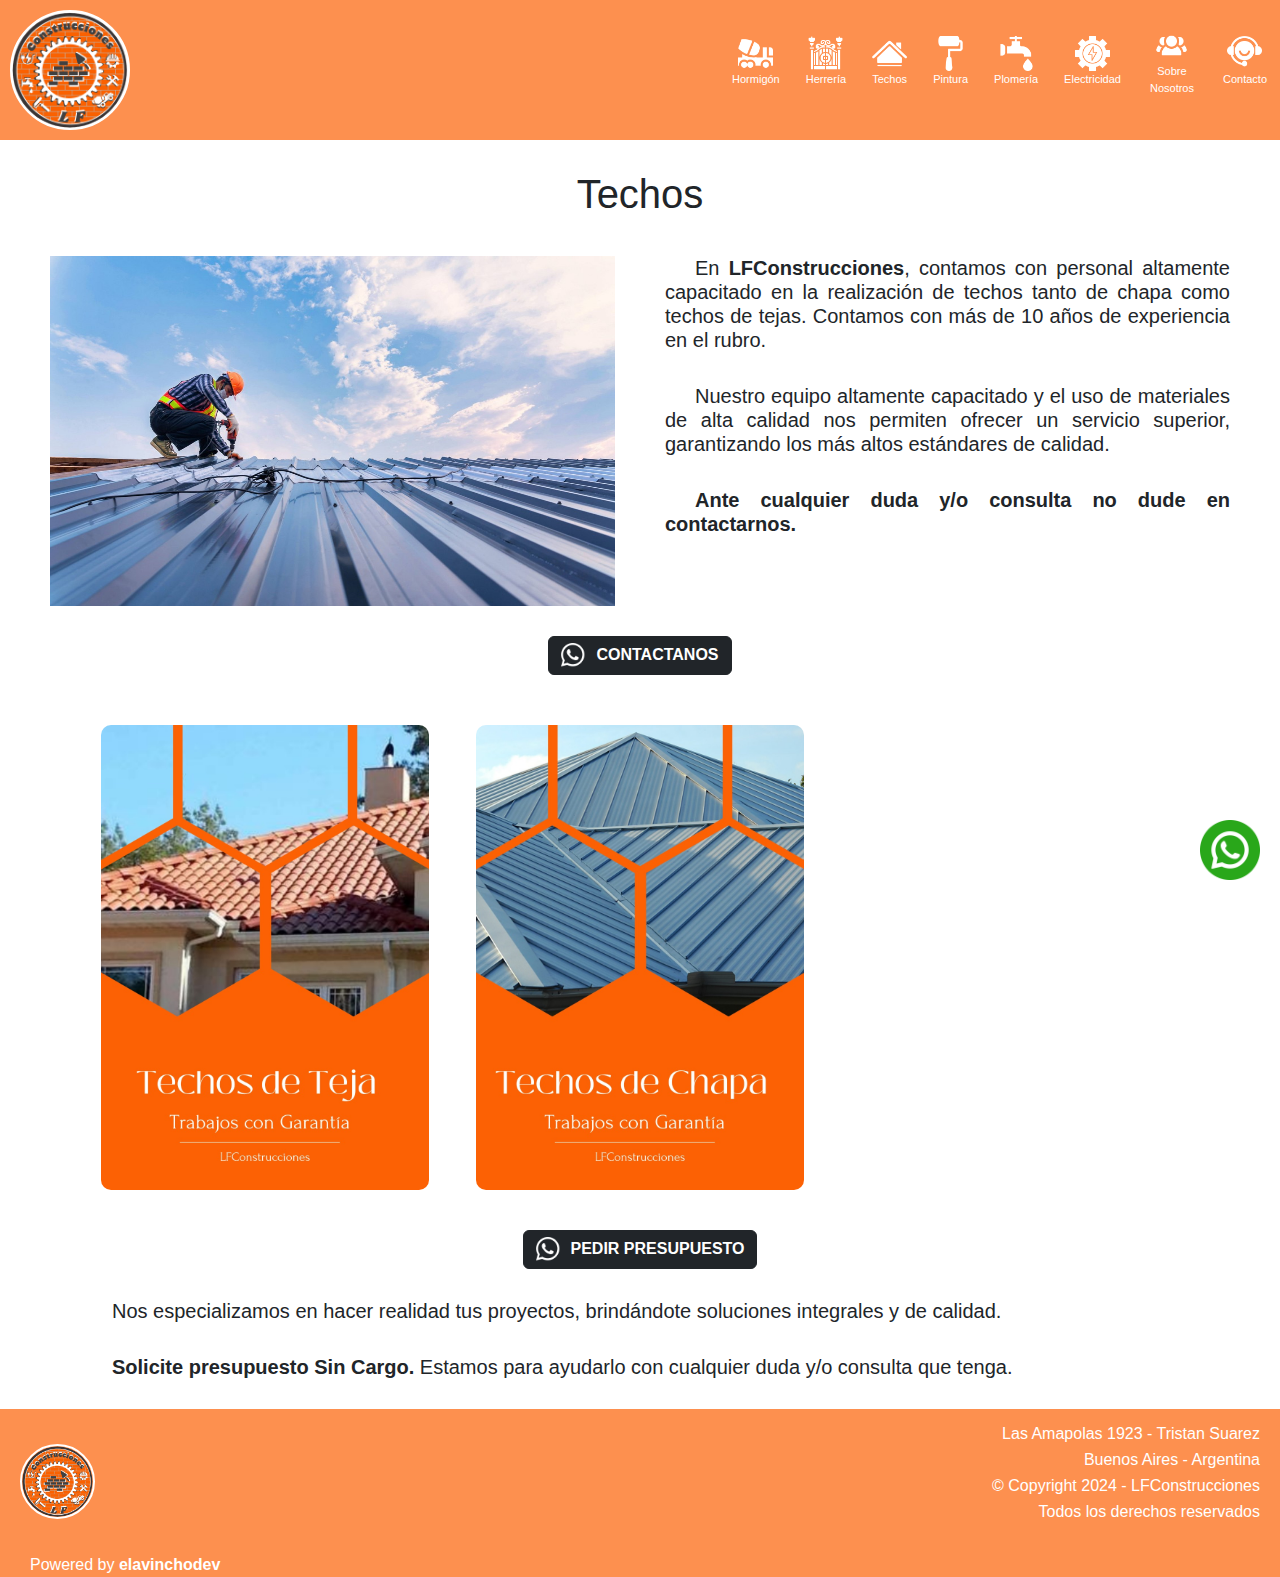
<file: techos.html>
<!DOCTYPE html>
<html lang="en">

<head>
    <meta charset="UTF-8">
    <meta name="viewport" content="width=device-width, initial-scale=1.0">
    <title>LFConstrucciones</title>
    <!-- Favicon-->
    <link rel="icon" type="icon" href="/img/logo.ico"/>
    <link rel="stylesheet" href="https://cdnjs.cloudflare.com/ajax/libs/animate.css/4.1.1/animate.min.css"/>
    <link href="https://cdn.jsdelivr.net/npm/bootstrap@5.3.3/dist/css/bootstrap.min.css" rel="stylesheet"
        integrity="sha384-QWTKZyjpPEjISv5WaRU9OFeRpok6YctnYmDr5pNlyT2bRjXh0JMhjY6hW+ALEwIH" crossorigin="anonymous">

    <link rel="stylesheet" href="/css/estilos.css">
</head>

<body>
    <!-- <<< ----------- * ----------- Header PC ----------- * ----------- >>> -->
    <header class="header">

        <!-- <<< ----------- Logo ----------- >>> -->
        <div class="mr10">
            <a href="/index.html"><img class="img-logo" src="/img/logo-ok.png" alt="logo"></a>
        </div>
        <!-- <<< ----------- Fin Logo ----------- >>> -->

        <!-- <<< ----------- Menu ----------- >>> -->
        <div class="menu">

            <div class="dropdown">
                <div class="btn dropdown" type="button" data-bs-toggle="dropdown" aria-expanded="false">
                    <img class="img-ico" src="/img/iconos/hormigonera.png" alt="hormigonera">
                    <p class="text-menu">Hormigón</p>
                </div>
                <ul class="dropdown-menu">
                    <li><a class="dropdown-item" href="/hormigon.html"><b>Hormigón</b></a></li>
                    <li><a class="dropdown-item" href="/hormigon.html#losas">Losas</a></li>
                    <li><a class="dropdown-item" href="/hormigon.html#encadenado">Encadenados</a></li>
                    <li><a class="dropdown-item" href="/hormigon.html#vigas">Vigas</a></li>
                    <li><a class="dropdown-item" href="/hormigon.html#columnas">Columnas</a></li>
                    <li><a class="dropdown-item" href="/hormigon.html#viguetas">Viguetas</a></li>
                    <li><a class="dropdown-item" href="/hormigon.html#escaleras">Escaleras</a></li>
                    <li><a class="dropdown-item" href="/hormigon.html#tabiques">Tabiques</a></li>
                    <li><a class="dropdown-item" href="/hormigon.html#troncos">Troncos</a></li>
                    <li><a class="dropdown-item" href="/hormigon.html#zapatas">Zapatas</a></li>
                </ul>
            </div>

            <div class="dropdown">
                <div class="btn dropdown" type="button" data-bs-toggle="dropdown" aria-expanded="false">
                    <img class="img-ico" src="/img/iconos/porton.png" alt="porton">
                    <p class="text-menu">Herrería</p>
                </div>
                <ul class="dropdown-menu">
                    <li><a class="dropdown-item" href="/herreria.html"><b>Herrería</b></a></li>
                    <li><a class="dropdown-item" href="/herreria.html#portones">Portones</a></li>
                    <li><a class="dropdown-item" href="/herreria.html#rejas">Rejas</a></li>
                    <li><a class="dropdown-item" href="/herreria.html#escaleras">Escaleras</a></li>
                    <li><a class="dropdown-item" href="/herreria.html#pergolas">Pérgolas</a></li>
                    <li><a class="dropdown-item" href="/herreria.html#parrillas">Parrillas</a></li>
                    <li><a class="dropdown-item" href="/herreria.html#puerta-parrilla">Puertas de Parrilla</a></li>
                    <li><a class="dropdown-item" href="/herreria.html#cestos">Cestos de Residuos</a></li>
                </ul>
            </div>

            <div class="dropdown">
                <div class="btn dropdown" type="button" data-bs-toggle="dropdown" aria-expanded="false">
                    <img class="img-ico" src="/img/iconos/techo.png" alt="techo">
                    <p class="text-menu">Techos</p>
                </div>
                <ul class="dropdown-menu">
                    <li><a class="dropdown-item" href="/techos.html"><b>Techos</b></a></li>
                    <li><a class="dropdown-item" href="/techos.html#tejas">Teja</a></li>
                    <li><a class="dropdown-item" href="/techos.html#chapa">Chapa</a></li>
                </ul>
            </div>

            <div class="dropdown">
                <div class="btn dropdown" type="button" data-bs-toggle="dropdown" aria-expanded="false">
                    <img class="img-ico" src="/img/iconos/brocha.png" alt="brocha">
                    <p class="text-menu">Pintura</p>
                </div>
                <ul class="dropdown-menu">
                    <li><a class="dropdown-item" href="/pintura.html"><b>Pintura</b></a></li>
                    <li><a class="dropdown-item" href="/pintura.html#exterior">Exterior</a></li>
                    <li><a class="dropdown-item" href="/pintura.html#interior">Interior</a></li>
                    <li><a class="dropdown-item" href="/pintura.html#impermeabilizacion">Impermeabilización</a></li>
                    <li><a class="dropdown-item" href="/pintura.html#altura">Trabajos en Altura</a></li>
                </ul>
            </div>

            <div class="dropdown">
                <div class="btn dropdown" type="button" data-bs-toggle="dropdown" aria-expanded="false">
                    <img class="img-ico" src="/img/iconos/grifo.png" alt="grifo">
                    <p class="text-menu">Plomería</p>
                </div>
                <ul class="dropdown-menu">
                    <li><a class="dropdown-item" href="/plomeria.html"><b>Plomería</b></a></li>
                    <li><a class="dropdown-item" href="/plomeria.html#tanques">Tanques</a></li>
                    <li><a class="dropdown-item" href="/plomeria.html#cisternas">Cisternas</a></li>
                    <li><a class="dropdown-item" href="/plomeria.html#centrifugas">Bombas Centrifugas</a></li>
                    <li><a class="dropdown-item" href="/plomeria.html#presurizadoras">Bombas Presurizadoras</a></li>
                    <li><a class="dropdown-item" href="/plomeria.html#bajadas">Bajadas de Tanque</a></li>
                    <li><a class="dropdown-item" href="/plomeria.html"><b>Instalaciones Sanitarias</b></a></li>
                    <li><a class="dropdown-item" href="/plomeria.html#inodoros">Inodoros</a></li>
                    <li><a class="dropdown-item" href="/plomeria.html#bachas">Bachas</a></li>
                    <li><a class="dropdown-item" href="/plomeria.html#bidets">Bidets</a></li>
                    <li><a class="dropdown-item" href="/plomeria.html#lavaderos">Lavaderos</a></li>
                    <li><a class="dropdown-item" href="/plomeria.html#griferias">Griferías</a></li>
                </ul>
            </div>

            <div class="dropdown">
                <div class="btn dropdown" type="button" data-bs-toggle="dropdown" aria-expanded="false">
                    <img class="img-ico" src="/img/iconos/electricidad.png" alt="electricidad">
                    <p class="text-menu">Electricidad</p>
                </div>
                <ul class="dropdown-menu">
                    <li><a class="dropdown-item" href="/electricidad.html"><b>Electricidad</b></a></li>
                    <li><a class="dropdown-item" href="/electricidad.html#luminarias">Luminarias</a></li>
                    <li><a class="dropdown-item" href="/electricidad.html#tomas">Toma Corriente</a></li>
                    <li><a class="dropdown-item" href="/electricidad.html#tableros">Tableros</a></li>
                    <li><a class="dropdown-item" href="/electricidad.html#porteros">Porteros Eléctricos</a></li>
                    <li><a class="dropdown-item" href="/electricidad.html#termotanques">Termotanques</a></li>
                    <li><a class="dropdown-item" href="/electricidad.html#ventiladores">Ventiladores de Techo</a></li>
                    <li><a class="dropdown-item" href="/electricidad.html#aires">Aire Acondicionado</a></li>
                </ul>
            </div>
            <!-- <div class="btn dropdown">
                <a href="/galeria.html">
                    <img class="img-ico" src="/img/iconos/galeria.png" alt="galeria">
                    <p class="text-menu">Galería</p>
                </a>
            </div> -->
            <div class="btn dropdown">
                <a href="/sobreNosotros.html">
                    <img class="img-ico" src="/img/iconos/nosotros.png" alt="nosotros">
                    <p class="mw50 text-menu">Sobre Nosotros</p>
                </a>
            </div>
            <div class="btn dropdown">
                <a href="/contacto.html">
                    <img class="img-ico" src="/img/iconos/atcliente.png" alt="atcliente">
                    <p class="text-menu">Contacto</p>
                </a>
            </div>
        </div>
        <!-- <<< ----------- Fin Menu ----------- >>> -->
    </header>

    <!-- <<< ----------- * ----------- Fin Header PC ----------- * ----------- >>> -->

    <!-- <<< ----------- * ----------- Header Celular ----------- * ----------- >>> -->

    <!-- <<< ----------- Menu Hamburguesa ----------- >>> -->

    <header class="menu-hamburguesa">
        <!-- <<< ----------- Logo ----------- >>> -->
        <a href="/index.html"><img class="img-logo mr10" src="img/logo-ok.png" alt="logo"></a>
        <!-- <<< ----------- Fin Logo ----------- >>> -->

        <!-- <<< ----------- Boton Menu Hamburguesa ----------- >>> -->
        <button id="abrir" class="abrir-menu"><img class="img-abrir mr20" src="/img/iconos/menu.png"
                alt="menu"></button>
        <nav class="nav" id="nav">
            <button id="cerrar" class="cerrar-menu"><img class="img-cerrar" src="/img/iconos/cerrar.png"
                    alt="cerrar"></button>
            <ul class="nav-list">
                <li><a href="/index.html" class="dos-columnas"><img class="img-ico" src="/img/iconos/inicio.png"
                            alt="inicio">Inicio</a></li>
                <li><a href="/hormigon.html" class="dos-columnas"><img class="img-ico" src="/img/iconos/hormigonera.png"
                            alt="hormigonera">Hormigón</a></li>
                <li><a href="/herreria.html" class="dos-columnas"><img class="img-ico" src="/img/iconos/porton.png"
                            alt="porton">Herrería</a></li>
                <li><a href="/techos.html" class="dos-columnas"><img class="img-ico" src="/img/iconos/techo.png"
                            alt="techo">Techos</a></li>
                <li><a href="/pintura.html" class="dos-columnas"><img class="img-ico" src="/img/iconos/brocha.png"
                            alt="brocha">Pintura</a></li>
                <li><a href="/plomeria.html" class="dos-columnas"><img class="img-ico" src="/img/iconos/grifo.png"
                            alt="grifo">Plomería</a></li>
                <li><a href="/electricidad.html" class="dos-columnas"><img class="img-ico"
                            src="/img/iconos/electricidad.png" alt="electricidad">Electricidad</a></li>
                <!-- <li><a href="/galeria.html" class="dos-columnas"><img class="img-ico" src="/img/iconos/galeria.png"
                            alt="galeria">Galería</a></li> -->
                <li><a href="/sobreNosotros.html" class="dos-columnas"><img class="img-ico"
                            src="/img/iconos/nosotros.png" alt="nosotros">Sobre Nosotros</a></li>
                <li><a href="/contacto.html" class="dos-columnas"><img class="img-ico" src="/img/iconos/atcliente.png"
                            alt="atcliente">Contacto</a></li>
            </ul>
        </nav>
        <!-- <<< ----------- Fin Boton Menu Hamburguesa ----------- >>> -->
    </header>
    <!-- <<< ----------- Fin Menu Hamburguesa ----------- >>> -->

    <!-- <<< ----------- * ----------- Fin Header Celular ----------- * ----------- >>> -->

    <main>
        <h1 class="centrado mrt30">Techos</h1>

        <!-- Presentación -->
        <div class="w-100">
            <div class="cont-presentacion">

                <!-- Imagen Principal -->
                <div class="centrado mrt30">
                    <img class="img-principal animate__animated animate__bounceInLeft" src="/img/techos.jpeg" alt="img-principal">
                </div>
                <!-- Fin Imagen Principal -->

                <div class="presentacion mrt30 animate__animated animate__bounceInRight">
                    <h5 class="text-indent justify">En <b>LFConstrucciones</b>, contamos con personal altamente
                        capacitado en la realización de techos tanto de chapa como techos de tejas. Contamos con más de
                        10 años de experiencia en el rubro.</h5>
                    <br>
                    <h5 class="text-indent justify">Nuestro equipo altamente capacitado y el uso de materiales
                        de
                        alta calidad nos permiten ofrecer un servicio superior, garantizando los más altos estándares
                        de
                        calidad.</h5>
                    <br>
                    <h5 class="text-indent justify"><b>Ante cualquier duda y/o consulta no dude en contactarnos.</b>
                    </h5>
                </div>
            </div>
            <!-- Fin Presentación -->

            <!-- btn Contactanos -->
            <div class="centrado mrt30">
                <a class="btn btn-dark"
                    href="https://api.whatsapp.com/send?phone=5491162808114&text=%20[Web]%20Hola%2C%20quisiera%20pedir%20un%20presupuesto"
                    target="_blank"><img class="ico" src="/img/iconos/whatsapp.png"
                        alt="whatsapp"><b>CONTACTANOS</b></a>
            </div>
            <!-- Fin btn Contactanos -->

            <div class="container mrt30">

                <!-- Cards -->
                <div class="contenedor-cards">
                    <div class="centrado cards">
                        <div class="mr10" id="tejas">
                            <img class="img-tarjetas mrt10" src="/img/techos/teja.png" alt="teja">
                        </div>
                        <div class="mr10" id="chapa">
                            <img class="img-tarjetas mrt10" src="/img/techos/chapa.png" alt="chapa">
                        </div>
                    </div>
                </div>
                <!-- Fin Cards -->

                <!-- btn Pedir Presupuesto -->
                <div class="centrado mrt30">
                    <a class="btn btn-dark"
                        href="https://api.whatsapp.com/send?phone=5491162808114&text=%20[Web]%20Hola%2C%20quisiera%20pedir%20un%20presupuesto"
                        target="_blank"><img class="ico" src="/img/iconos/whatsapp.png" alt="whatsapp"><b>PEDIR
                            PRESUPUESTO</b></a>
                </div>
                <!-- Fin btn Pedir Presupuesto -->

                <div class="presentacion mrt30">
                    <h5 class="text-indent justify">Nos especializamos en hacer realidad tus proyectos,
                        brindándote soluciones integrales y de calidad.</h5>
                    <br>
                    <h5 class="text-indent justify"><b>Solicite presupuesto Sin Cargo.</b> Estamos para ayudarlo con
                        cualquier duda y/o consulta que tenga.</h5>
                </div>

            </div>
        </div>

        <!-- WhatsApp Fixed -->
        <a href="https://api.whatsapp.com/send?phone=5491162808114&text=%20[Web]%20Hola%2C%20quisiera%20pedir%20un%20presupuesto"
            target="_blank"><img class="img-wst-green" src="/img/whatsapp-green.png" alt="whatsapp"></a>
        <!-- Fin WhatsApp Fixed -->

    </main>

    <!-- <<< ----------- * ----------- Fin Main ----------- * ----------- >>> -->

    <!-- <<< ----------- * ----------- Footer ----------- * ----------- >>> -->
    <footer>
        <div class="footer mrt30">
            <div class="mr20">
                <a href="/index.html"><img class="logo-footer" src="/img/logo-ok.png" alt="logo"></a>
            </div>
            <div class="text-footer mr20">
                <p>Las Amapolas 1923 - Tristan Suarez</p>
                <p>Buenos Aires - Argentina</p>
                <p>© Copyright 2024 - LFConstrucciones</p>
                <p>Todos los derechos reservados</p>
            </div>
        </div>
        <div class="contenedor-dev">
            <a class="dev" target="_blank" href="https://elavinchoweb.netlify.app/">Powered by <b>elavinchodev</b></a>
        </div>

    </footer>
    <!-- <<< ----------- * ----------- Fin Footer ----------- * ----------- >>> -->

    <script src="/js/script.js"></script>

    <script src="https://cdn.jsdelivr.net/npm/bootstrap@5.3.3/dist/js/bootstrap.bundle.min.js"
        integrity="sha384-YvpcrYf0tY3lHB60NNkmXc5s9fDVZLESaAA55NDzOxhy9GkcIdslK1eN7N6jIeHz"
        crossorigin="anonymous"></script>


</body>

</html>
</file>
<file: css/estilos.css>
* {
    margin: 0;
    padding: 0;
    box-sizing: border-box;
    font-family: 'Segoe UI', Tahoma, Geneva, Verdana, sans-serif;
}

/* <<< ---------------- * ---------------- *  ---------------- >>> */

/* Generales */

.mrt30 {
    margin-top: 30px;
}

.mrt10 {
    margin-top: 10px;
}

.mrl30 {
    margin-left: 30px;
}

.mr30 {
    margin: 30px;
}

.mr50 {
    margin: 50px;
}

.mr20 {
    margin: 20px;
}

.mr10 {
    margin: 10px;
}

.mr5 {
    margin-right: 5px;
}

.mw50 {
    max-width: 50px;
}

.w-100 {
    width: 100%;
}

.mrr30 {
    margin-right: 30px;
}

.h-60 {
    height: 30%;
}

.h400 {
    height: 400px;
}

.centrado {
    align-items: center;
    justify-content: center;
    text-align: center;
}

.ico {
    width: 25px;
    height: 25px;
    margin-right: 10px;
}

.text-indent {
    text-indent: 30px;
}

.justify {
    text-align: justify;
}

.deco-none {
    text-decoration: none;
    color: black;
}

/* Fin Generales */

/* header */

.header {
    display: flex;
    flex-wrap: wrap;
    width: 100%;
    /* background-color: rgb(252, 97, 4); */
    background-color: rgba(252, 97, 4, 0.7);
    justify-content: space-between;
}

.img-logo {
    width: 120px;
    height: 120px;
    background-color: #fff;
    border-radius: 50%;
    border: 2px solid #fff;
}

.menu {
    display: flex;
    flex-wrap: wrap;
    justify-content: space-between;
    align-items: center;
    text-align: center;
    color: #fff;
}

.img-ico {
    width: 35px;
    height: 35px;
}

.text-menu {
    color: #fff;
    font-size: 11px;
}

.header a {
    text-decoration: none;
}

.cont-presentacion {
    display: grid;
    grid-template-columns: 1fr 1fr;
    gap: 50px;
}

.presentacion h5 {
    margin-right: 50px;
}

/* Imagen Principal */

.img-principal {
    width: 100%;
    height: 350px;
    padding-left: 50px;
}

/* Fin Imagen Principal */

/* Fin header */

/* Pantalla Celulares y tablets */

/* Menu Hamburguesa */

@media (min-width: 769px) {
    .menu-hamburguesa {
        display: none;
    }

    .img-principal-logo {
        margin-top: 20%;
        width: 300px;
        height: 300px;
    }
}

@media (max-width: 768px) {

    .header {
        display: none;
    }

    .img-logo {
        width: 75px;
        height: 75px;
        background-color: #fff;
        border-radius: 50%;
        border: 2px solid #fff;
    }

    .menu-hamburguesa {
        z-index: 100;
        display: flex;
        flex-wrap: wrap;
        width: 100%;
        /* height: 100px; */
        justify-content: space-between;
        align-items: center;
        text-align: center;
        /* position: fixed; */
        top: 0px;
        right: 0px;
        left: 0px;
        background-color: rgba(252, 97, 4, 0.7);
    }

    .nav {
        z-index: 100;
        opacity: 0;
        visibility: hidden;
        display: flex;
        flex-direction: column;
        align-items: end;
        gap: 0.5rem;
        position: absolute;
        top: 0px;
        right: 0px;
        /* background-color: rgba(0, 0, 0, 1); */
        background-color: rgba(252, 97, 4);
        padding: 15px;
        box-shadow: 0 0 0 200vmax rgba(0, 0, 0, .7);
        border-radius: 10px;
    }

    .nav.visible {
        z-index: 100;
        opacity: 1;
        visibility: visible;
    }

    .dos-columnas {
        display: grid;
        grid-template-columns: 0.5fr 1fr;
    }

    .nav-list {
        display: flex;
        flex-direction: column;
        list-style: none;
        /* align-items: first baseline; */
        text-align: right;
        gap: 1rem;
        right: 1px;
        font-size: 20px;
    }

    .nav-list li a {
        text-decoration: none;
        color: white;
        padding: 1rem;
        padding: 0px;
    }

    .nav-list li a:hover {
        background-color: rgba(204, 204, 204, 0.5);
    }

    .abrir-menu,
    .cerrar-menu {
        display: block;
        border: 0px;
        font-size: 1.25rem;
        background-color: transparent;
    }

    .abrir-menu {
        color: black;
    }

    .cerrar-menu {
        color: white;
    }

    .img-abrir {
        width: 35px;
        height: 35px;
    }

    .img-cerrar {
        width: 25px;
        height: 25px;
    }

    .logo {
        width: 45px;
        height: 45px;
    }

    /* Fin Menu Hamburguesa */

    .cont-presentacion {
        display: grid;
        grid-template-columns: 1fr;
    }

    .img-principal {
        width: 100%;
        height: 150px;
        padding-left: 0px;
    }
}

/* Cards */

.contenedor-cards {
    display: flexbox;
    flex-wrap: wrap;
    width: 100%;
}

.cards {
    display: grid;
    grid-template-columns: 1fr 1fr 1fr;
    gap: 10px;
}

.img-tarjetas {
    /* width: 210px; */
    width: 95%;
    /* height: 280px; */
    /* height: 280px; */
    border-radius: 10px;
}

.card {
    border-radius: 10px;
    background-color: rgba(252, 97, 4);
    color: #fff;
}

/* Pantalla para Celulares */

@media (max-width: 480px) {

    .cards {
        display: grid;
        grid-template-columns: 1fr 1fr;
        gap: 10px;
        align-items: center;
        justify-content: center;
    }

    .img-tarjetas {
        /* width: 160px; */
        width: 95%;
        /* height: 220px; */
        border-radius: 10px;
    }

    .presentacion h5 {
        font-size: 14px;
        margin-left: 20px;
        margin-right: 20px;
    }

    .card-title {
        font-size: 14px;
    }

    .ico {
        width: 20px;
        height: 20px;
    }

    .wsp {
        font-size: 8px;
    }

    .img-principal-logo {
        width: 200px;
        height: 200px;
    }
}

/* Fin Pantalla de Celulares */

/* Pantalla de tablets */

/* @media (min-width: 481px) and (max-width: 768px) { */
@media (min-width: 481px) and (max-width: 820px) {

    .cards {
        display: grid;
        grid-template-columns: 1fr 1fr 1fr;
        gap: 10px;
    }

    .img-tarjetas {
        width: 95%;
        /* height: 220px; */
        border-radius: 10px;
    }

    .presentacion h5 {
        font-size: 14px;
        margin-right: 20px;
    }

    .cont-presentacion {
        display: grid;
        grid-template-columns: 1fr;

    }

    .cont-img-principal {
        align-items: center;
        justify-content: center;
    }

    .img-principal {
        width: 100%;
        height: 150px;
        padding-left: 0px;
    }

    .img-principal-logo {
        width: 250px;
        height: 250px;
    }

}

/* Fin Pantalla Tablets */


/* Fin Cards */


/* Imagen Contratista */

.cont-contratista {
    width: 100%;
    display: flex;
    flex-wrap: wrap;
    justify-content: center;
    align-items: center;
}

.img-contratista {
    margin: 20px;
    border-radius: 50%;
    width: 150px;
    height: 150px;
    border: 2px solid black;
    padding: 3px;
}

/* Fin Imagen Contratista */


/* Icono de WhatsApp */

.img-wst-green {
    width: 60px;
    height: 60px;

    position: fixed;
    bottom: 20px;
    right: 20px;
}

/* Fin Icono de WhatsApp */

/* footer */

.footer {
    display: flex;
    flex-wrap: wrap;
    justify-content: space-between;
    background-color: rgba(252, 97, 4, 0.7);
    align-items: center;
}

.logo-footer {
    width: 75px;
    height: 75px;
    border-radius: 50%;
    border: 2px solid #fff;
}

.text-footer {
    color: #fff;
    line-height: 10px;
    text-align: right;
}


/* Pantalla para Celulares */

@media (max-width: 480px) {

    .logo-footer {
        width: 70px;
        height: 70px;
        border-radius: 50%;
        border: 2px solid #fff;
    }

    .text-footer {
        color: #fff;
        line-height: 5px;
        font-size: 11px;
        text-align: right;
    }
}


/* Fin Footer */



/* Dev */

.contenedor-dev {
    display: flex;
    flex-wrap: wrap;
    background-color: rgba(252, 97, 4, 0.7);
}

.dev {
    color: #fff;
    text-decoration: none;
    text-indent: 30px;
}

/* Fin Dev */
</file>
